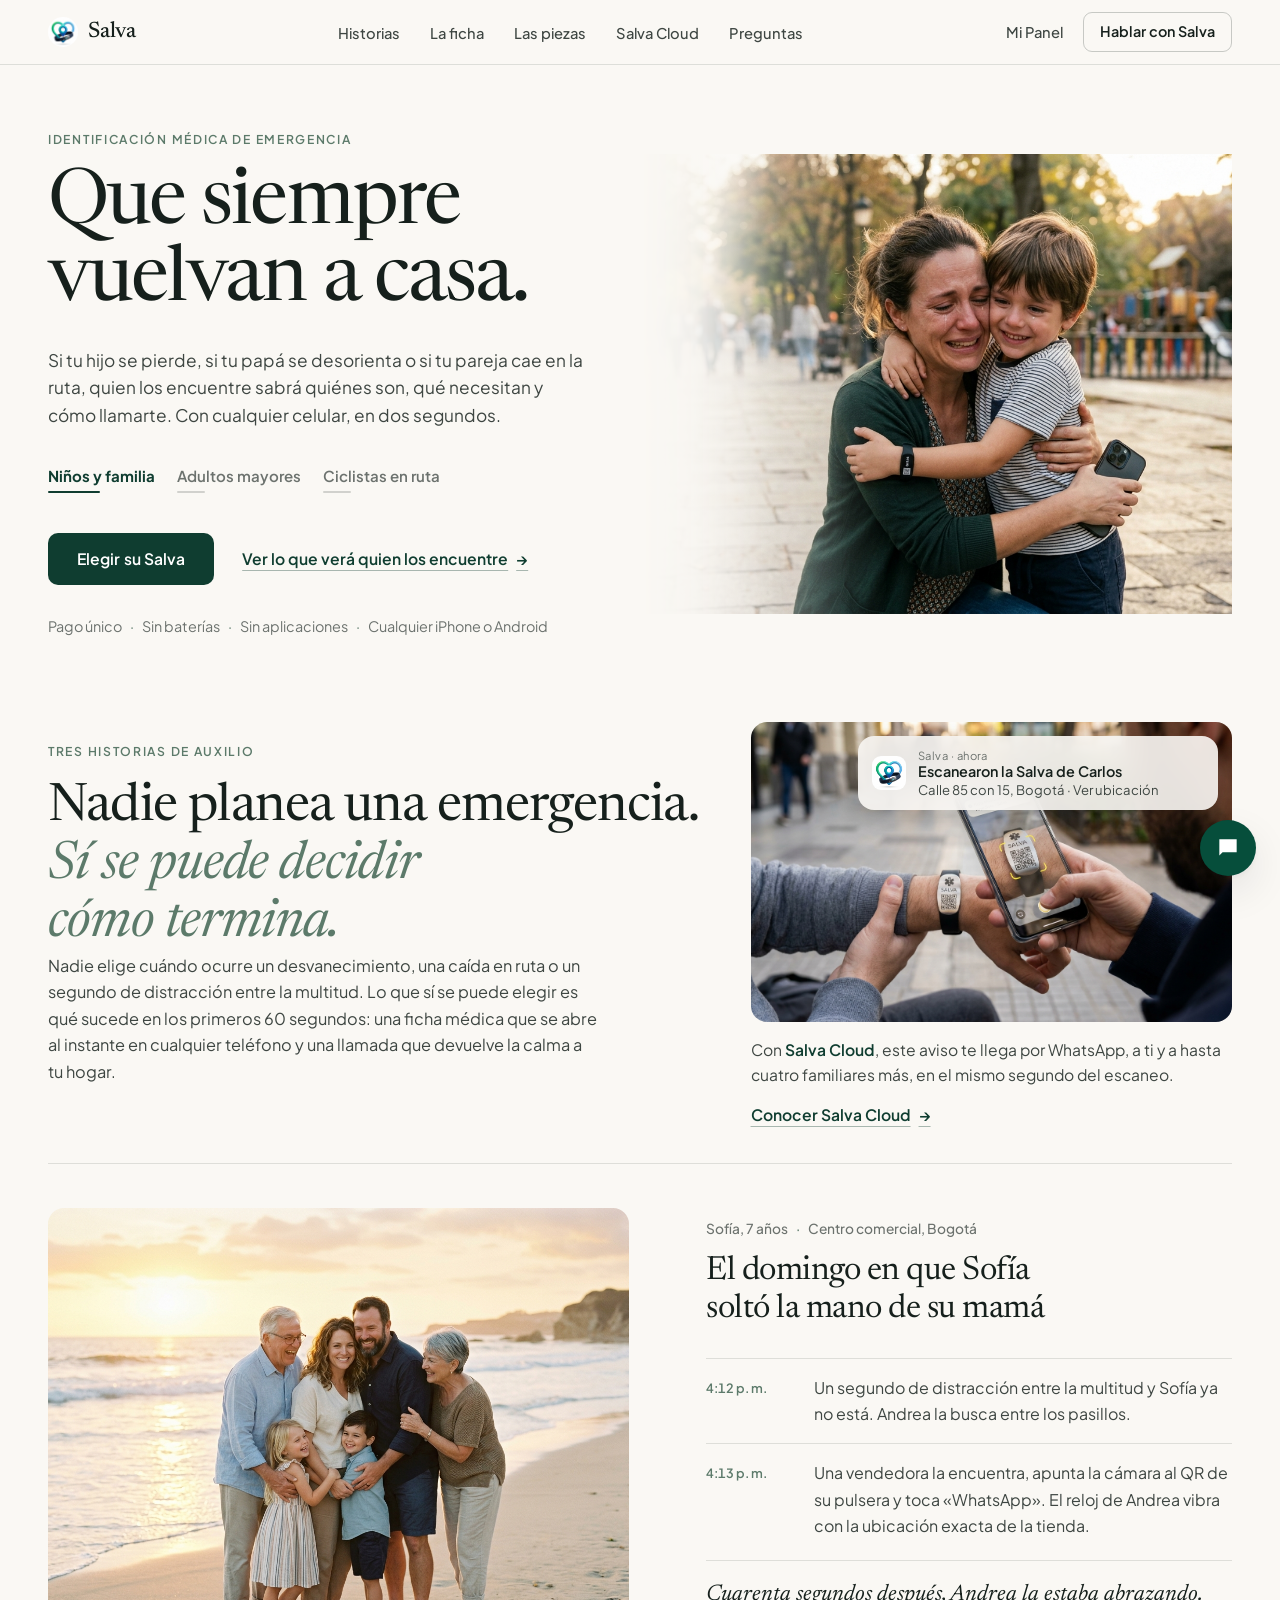
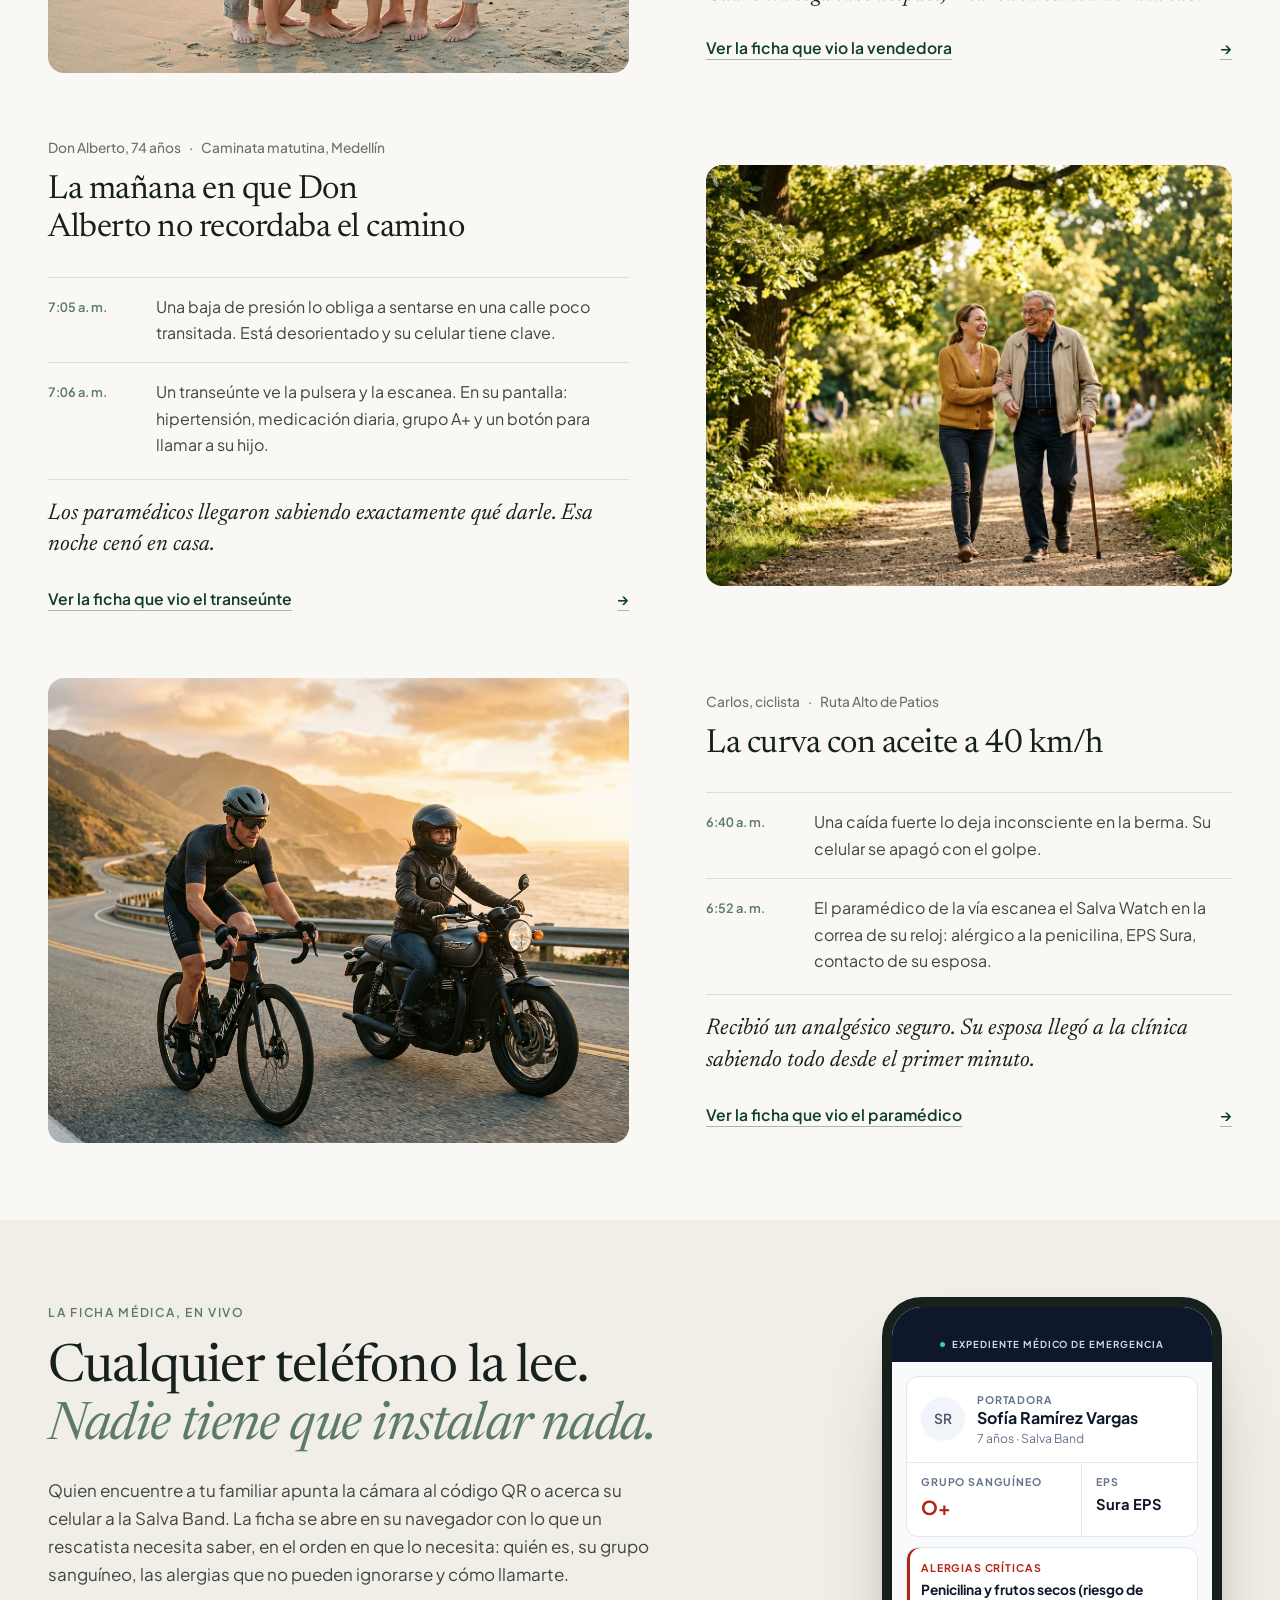
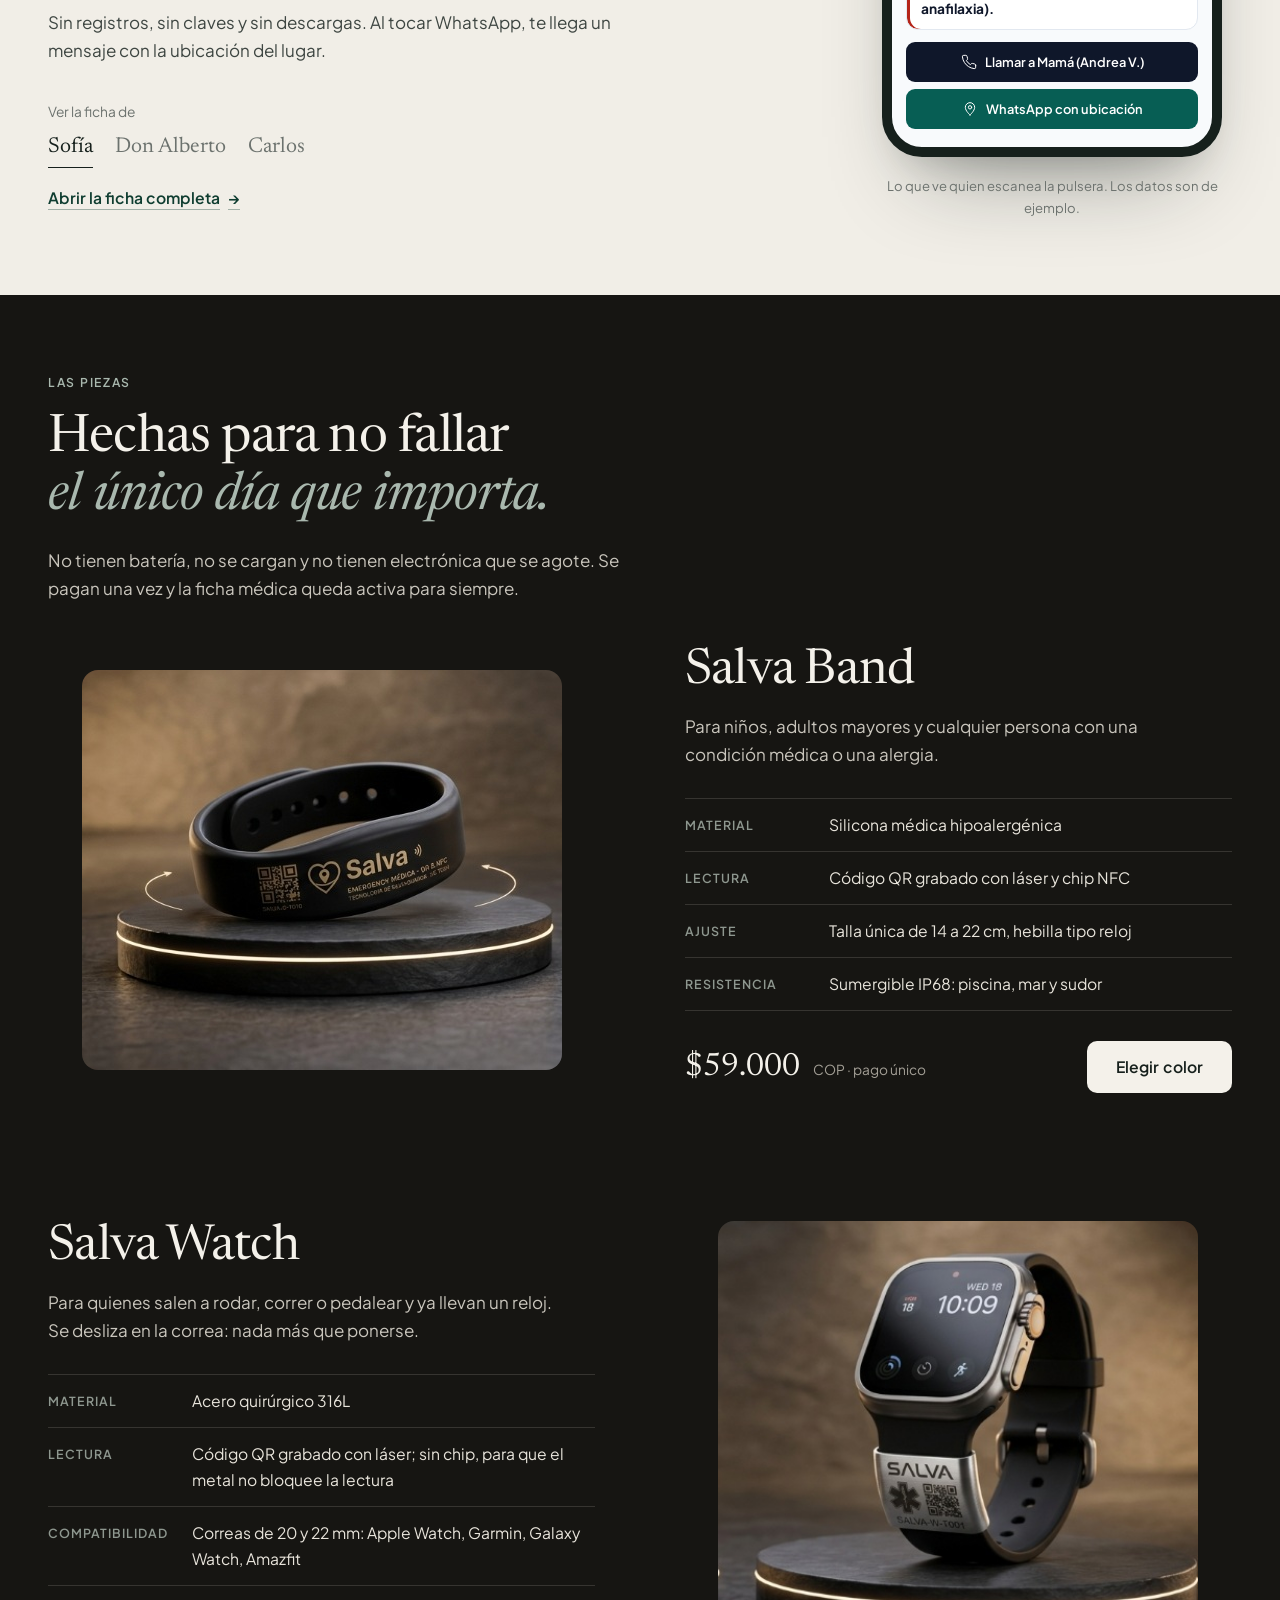
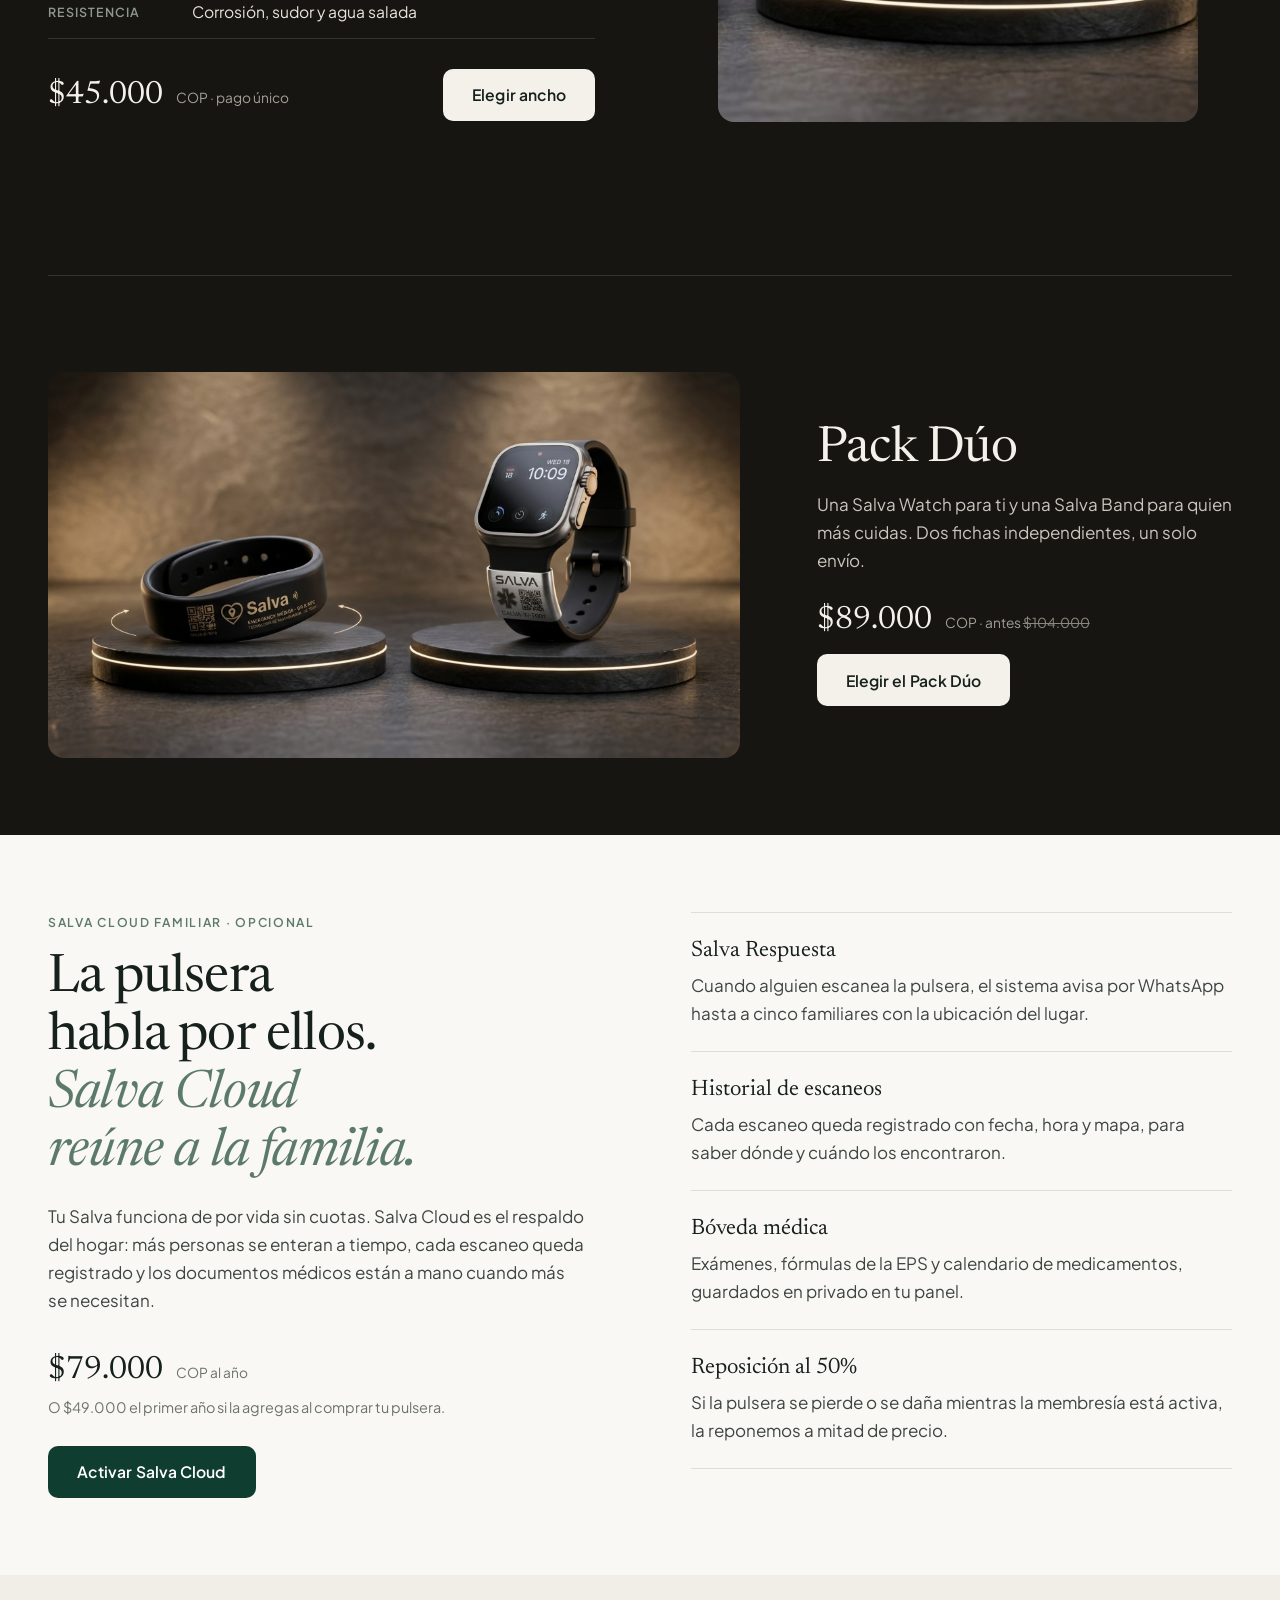
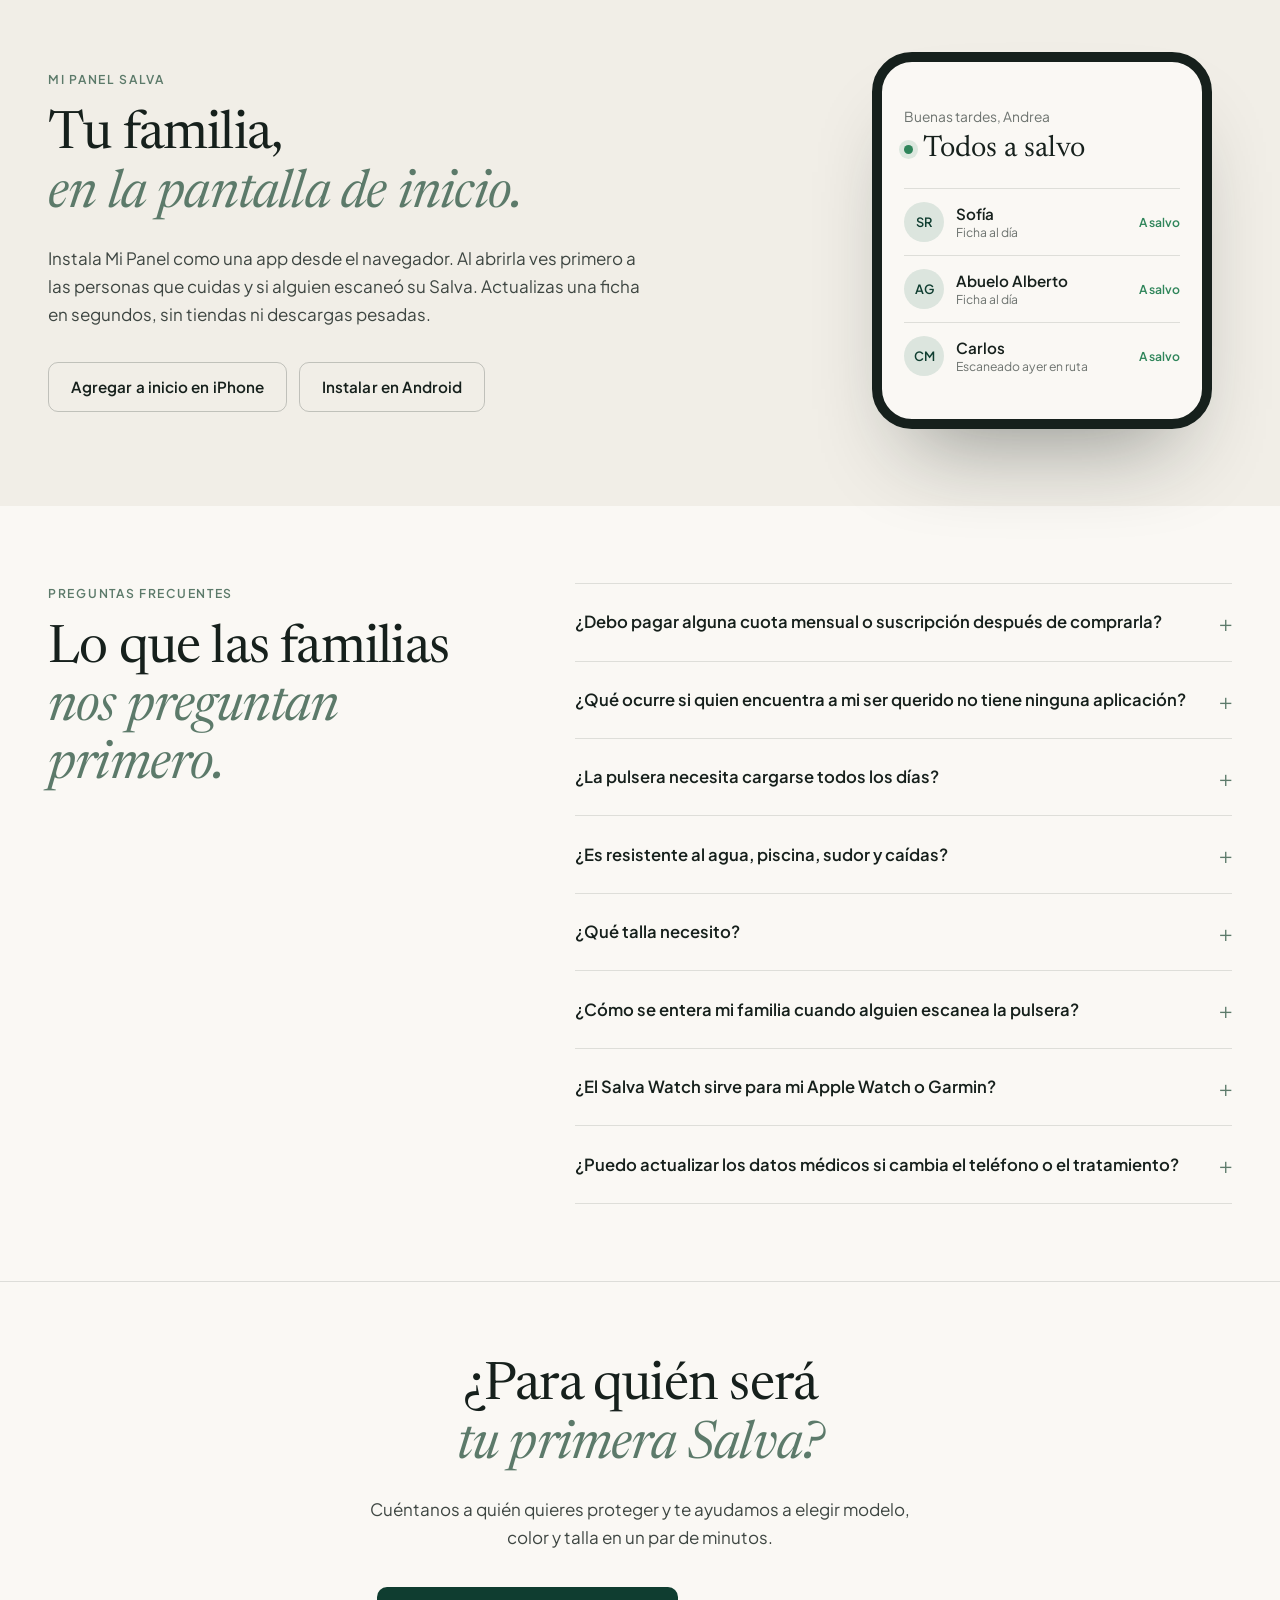
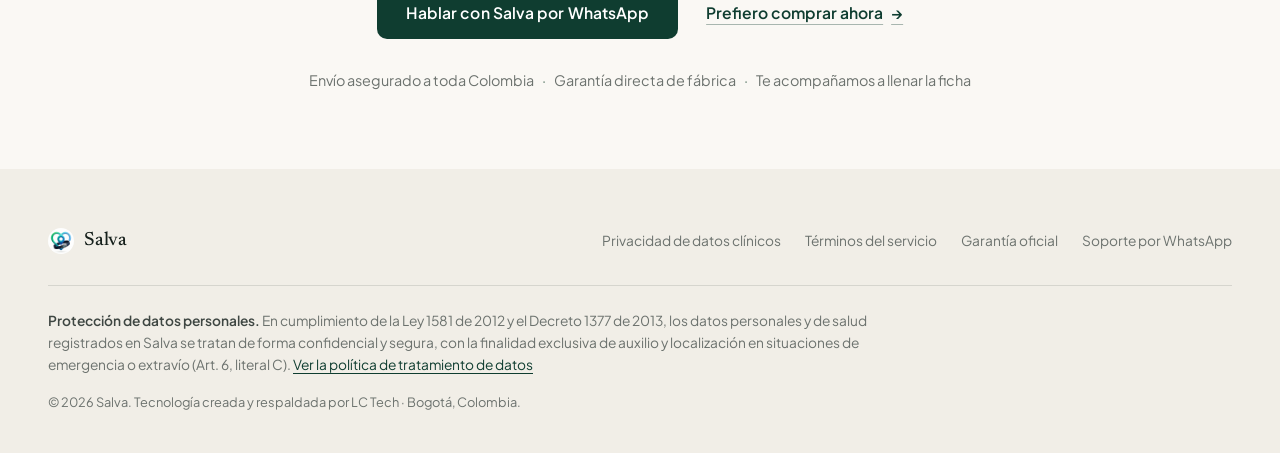
<file: index.html>
<!DOCTYPE html>
<html lang="es">
<head>
<meta charset="UTF-8">
<meta name="viewport" content="width=device-width, initial-scale=1.0">
<title>Salva | Que siempre vuelvan a casa</title>
<meta name="description" content="Salva: pulsera médica y pasador para smartwatch con QR y NFC, sin baterías. Quien encuentre a tu familiar ve su ficha médica de emergencia con cualquier celular y te contacta en un toque, con la ubicación del lugar.">
<meta name="keywords" content="pulsera médica, identificación de emergencia, QR, NFC, adultos mayores, niños, ciclistas, Salva, Colombia">
<meta name="author" content="Salva">
<meta name="robots" content="index, follow">
<meta property="og:title" content="Salva | Que siempre vuelvan a casa">
<meta property="og:description" content="Identificación médica de emergencia que cualquier celular puede leer. Sin baterías, sin aplicaciones, pago único.">
<meta property="og:type" content="website">
<meta name="theme-color" content="#FAF8F4">
<link rel="icon" type="image/jpeg" href="salva-emblem.jpg">
<link rel="preconnect" href="https://fonts.googleapis.com">
<link rel="preconnect" href="https://fonts.gstatic.com" crossorigin>
<link href="https://fonts.googleapis.com/css2?family=Newsreader:ital,opsz,wght@0,6..72,400;0,6..72,500;1,6..72,400&family=Plus+Jakarta+Sans:wght@400;500;600;700&display=swap" rel="stylesheet">
<link rel="stylesheet" href="style.css?v=2.3">
<link rel="stylesheet" href="landing.css?v=2.3">
<link rel="manifest" href="manifest.webmanifest">
<link rel="apple-touch-icon" href="icons/apple-touch-icon.png">
<meta name="apple-mobile-web-app-title" content="Salva">
</head>
<body class="l-body">

<a class="l-saltar" href="#contenido">Saltar al contenido</a>

<!-- ===================== ENCABEZADO ===================== -->
<header class="l-header" id="top">
  <div class="l-contenedor l-header-inner">
    <a href="#top" class="l-marca" aria-label="Salva, inicio">
      <img src="salva-emblem.jpg" alt="" class="l-marca-logo" width="30" height="30">
      <span>Salva</span>
    </a>

    <nav class="l-nav" id="mainNav" aria-label="Navegación principal">
      <ul>
        <li><a href="#historias">Historias</a></li>
        <li><a href="#simulador">La ficha</a></li>
        <li><a href="#modelos">Las piezas</a></li>
        <li><a href="#salva-cloud">Salva Cloud</a></li>
        <li><a href="#preguntas">Preguntas</a></li>
        <li class="l-nav-panel"><a href="admin.html">Entrar a Mi Panel</a></li>
      </ul>
    </nav>

    <div class="l-header-acciones">
      <a href="admin.html" class="l-header-panel">Mi Panel</a>
      <a href="https://wa.me/573204502958?text=Hola%20equipo%20Salva%2C%20deseo%20adquirir%20mi%20Salva.%20Por%20favor%20gu%C3%ADenme%20con%20modelos%2C%20color%2C%20env%C3%ADo%20y%20pago%20seguro." target="_blank" rel="noopener" class="l-header-wa">Hablar con Salva</a>
      <button class="l-nav-toggle" id="navToggle" type="button" aria-label="Abrir menú" aria-expanded="false" aria-controls="mainNav">
        <span></span><span></span>
      </button>
    </div>
  </div>
</header>

<main id="contenido">

  <!-- ===================== NIVEL 1 · CERTEZA ===================== -->
  <section class="l-hero" id="inicio" aria-labelledby="heroTitulo">
    <div class="l-contenedor l-hero-grid">
      <div class="l-hero-texto">
        <p class="l-kicker">Identificación médica de emergencia</p>
        <h1 class="l-display" id="heroTitulo">Que siempre vuelvan a casa.</h1>
        <p class="l-lead">Si tu hijo se pierde, si tu papá se desorienta o si tu pareja cae en la ruta, quien los encuentre sabrá quiénes son, qué necesitan y cómo llamarte. Con cualquier celular, en dos segundos.</p>

        <!-- Selector de casos protegidos -->
        <div class="l-hero-tabs" id="carouselDots" role="tablist" aria-label="Casos de auxilio protegidos por Salva">
          <button type="button" class="carousel-dot active" data-target="0" role="tab" aria-selected="true">
            <span>Niños y familia</span>
            <span class="dot-progress"></span>
          </button>
          <button type="button" class="carousel-dot" data-target="1" role="tab" aria-selected="false">
            <span>Adultos mayores</span>
            <span class="dot-progress"></span>
          </button>
          <button type="button" class="carousel-dot" data-target="2" role="tab" aria-selected="false">
            <span>Ciclistas en ruta</span>
            <span class="dot-progress"></span>
          </button>
        </div>

        <div class="l-acciones">
          <button type="button" class="l-btn btn-abrir-asesoria" data-modelo="band">Elegir su Salva</button>
          <a href="#simulador" class="l-enlace">Ver lo que verá quien los encuentre</a>
        </div>
        <p class="l-hechos">Pago único <span aria-hidden="true">·</span> Sin baterías <span aria-hidden="true">·</span> Sin aplicaciones <span aria-hidden="true">·</span> Cualquier iPhone o Android</p>
      </div>

      <div class="l-hero-media" id="heroCarousel" aria-label="Galería visual de Salva en acción">
        <div class="l-hero-slides">
          <!-- Slide 1: Niño portador y reencuentro en parque público -->
          <article class="carousel-slide active" data-index="0">
            <img src="salva-child-hero.jpg" alt="Madre abrazando a su hijo con lágrimas de alivio en un parque público tras reencontrarlo gracias a Salva, sosteniendo su celular en mano mientras el niño porta la pulsera en su muñeca" width="1376" height="768" fetchpriority="high">
          </article>

          <!-- Slide 2: Adulto mayor escaneado por transeúnte en la calle -->
          <article class="carousel-slide" data-index="1">
            <img src="salva-senior-scan.jpg" alt="Transeúnte en la calle escaneando la pulsera tecnológica Salva de un adulto mayor sentado en un parque" width="1376" height="768" loading="lazy">
          </article>

          <!-- Slide 3: Paramédico escaneando ciclista en carretera -->
          <article class="carousel-slide" data-index="2">
            <img src="salva-cyclist-scan.jpg" alt="Paramédico de emergencias escaneando el pasador Salva Watch en la muñeca de un ciclista en carretera" width="1376" height="768" loading="lazy">
          </article>
        </div>
      </div>
    </div>
  </section>

  <!-- ===================== NIVEL 2 · LA REALIDAD DE UNA EMERGENCIA ===================== -->
  <section class="l-seccion l-historias" id="historias" aria-labelledby="historiasTitulo">
    <div class="l-contenedor">
      <header class="l-encabezado l-encabezado--split">
        <div class="l-encabezado-titular">
          <p class="l-kicker">Tres historias de auxilio</p>
          <h2 class="l-titulo" id="historiasTitulo">Nadie planea una emergencia. <em>Sí se puede decidir cómo termina.</em></h2>
          <p class="l-lead-editorial l-historias-bajada">Nadie elige cuándo ocurre un desvanecimiento, una caída en ruta o un segundo de distracción entre la multitud. Lo que sí se puede elegir es qué sucede en los primeros 60 segundos: una ficha médica que se abre al instante en cualquier teléfono y una llamada que devuelve la calma a tu hogar.</p>
        </div>
        <div class="l-encabezado-bajada">
          <figure class="l-escena">
            <img src="salva-scan.jpg" alt="En la calle, un transeúnte escanea con su celular la Salva que lleva en la muñeca un hombre sentado." width="1376" height="768" loading="lazy">
            <figcaption class="l-aviso">
              <img src="salva-emblem.jpg" alt="" class="l-aviso-icono" width="34" height="34">
              <span class="l-aviso-texto">
                <span class="l-aviso-meta">Salva <span aria-hidden="true">·</span> ahora</span>
                <strong>Escanearon la Salva de Carlos</strong>
                <span>Calle 85 con 15, Bogotá <span aria-hidden="true">·</span> Ver ubicación</span>
              </span>
            </figcaption>
          </figure>
          <p class="l-escena-pie">Con <strong>Salva Cloud</strong>, este aviso te llega por WhatsApp, a ti y a hasta cuatro familiares más, en el mismo segundo del escaneo. <a class="l-enlace" href="#salva-cloud">Conocer Salva Cloud</a></p>
        </div>
      </header>

      <article class="l-historia" id="historiaNinos">
        <figure class="l-historia-media">
          <img src="family-hero.jpg" alt="Una familia de tres generaciones se abraza en la playa al atardecer." width="1200" height="896" loading="lazy">
        </figure>
        <div class="l-historia-texto">
          <p class="l-historia-lugar">Sofía, 7 años <span aria-hidden="true">·</span> Centro comercial, Bogotá</p>
          <h3 class="l-historia-titulo">El domingo en que Sofía soltó la mano de su mamá</h3>
          <ol class="l-cronologia">
            <li><time>4:12 p. m.</time><p>Un segundo de distracción entre la multitud y Sofía ya no está. Andrea la busca entre los pasillos.</p></li>
            <li><time>4:13 p. m.</time><p>Una vendedora la encuentra, apunta la cámara al QR de su pulsera y toca «WhatsApp». El reloj de Andrea vibra con la ubicación exacta de la tienda.</p></li>
          </ol>
          <p class="l-desenlace">Cuarenta segundos después, Andrea la estaba abrazando.</p>
          <button type="button" class="l-enlace btn-ver-ficha" data-persona="nino">Ver la ficha que vio la vendedora</button>
        </div>
      </article>

      <article class="l-historia l-historia--invertida" id="historiaMayores">
        <figure class="l-historia-media">
          <img src="senior-safety-hero.jpg" alt="Un hombre mayor camina con bastón del brazo de su hija por un sendero arbolado." width="1200" height="896" loading="lazy">
        </figure>
        <div class="l-historia-texto">
          <p class="l-historia-lugar">Don Alberto, 74 años <span aria-hidden="true">·</span> Caminata matutina, Medellín</p>
          <h3 class="l-historia-titulo">La mañana en que Don Alberto no recordaba el camino</h3>
          <ol class="l-cronologia">
            <li><time>7:05 a. m.</time><p>Una baja de presión lo obliga a sentarse en una calle poco transitada. Está desorientado y su celular tiene clave.</p></li>
            <li><time>7:06 a. m.</time><p>Un transeúnte ve la pulsera y la escanea. En su pantalla: hipertensión, medicación diaria, grupo A+ y un botón para llamar a su hijo.</p></li>
          </ol>
          <p class="l-desenlace">Los paramédicos llegaron sabiendo exactamente qué darle. Esa noche cenó en casa.</p>
          <button type="button" class="l-enlace btn-ver-ficha" data-persona="mayor">Ver la ficha que vio el transeúnte</button>
        </div>
      </article>

      <article class="l-historia" id="historiaMoteros">
        <figure class="l-historia-media">
          <img src="rider-cyclist-hero.jpg" alt="Un ciclista y una motociclista recorren una carretera de montaña junto al mar al atardecer." width="1200" height="896" loading="lazy">
        </figure>
        <div class="l-historia-texto">
          <p class="l-historia-lugar">Carlos, ciclista <span aria-hidden="true">·</span> Ruta Alto de Patios</p>
          <h3 class="l-historia-titulo">La curva con aceite a 40 km/h</h3>
          <ol class="l-cronologia">
            <li><time>6:40 a. m.</time><p>Una caída fuerte lo deja inconsciente en la berma. Su celular se apagó con el golpe.</p></li>
            <li><time>6:52 a. m.</time><p>El paramédico de la vía escanea el Salva Watch en la correa de su reloj: alérgico a la penicilina, EPS Sura, contacto de su esposa.</p></li>
          </ol>
          <p class="l-desenlace">Recibió un analgésico seguro. Su esposa llegó a la clínica sabiendo todo desde el primer minuto.</p>
          <button type="button" class="l-enlace btn-ver-ficha" data-persona="motero">Ver la ficha que vio el paramédico</button>
        </div>
      </article>
    </div>
  </section>

  <!-- ===================== NIVEL 3 · LA FICHA, EN VIVO ===================== -->
  <section class="l-seccion l-ficha" id="simulador" aria-labelledby="fichaTitulo">
    <div class="l-contenedor l-ficha-grid">
      <div class="l-ficha-texto">
        <p class="l-kicker">La ficha médica, en vivo</p>
        <h2 class="l-titulo" id="fichaTitulo">Cualquier teléfono la lee. <em>Nadie tiene que instalar nada.</em></h2>
        <p class="l-cuerpo">Quien encuentre a tu familiar apunta la cámara al código QR o acerca su celular a la Salva Band. La ficha se abre en su navegador con lo que un rescatista necesita saber, en el orden en que lo necesita: quién es, su grupo sanguíneo, las alergias que no pueden ignorarse y cómo llamarte.</p>
        <p class="l-cuerpo">Sin registros, sin claves y sin descargas. Al tocar WhatsApp, te llega un mensaje con la ubicación del lugar.</p>

        <div class="l-perfiles" role="radiogroup" aria-label="Ver la ficha de">
          <span class="l-perfiles-titulo" aria-hidden="true">Ver la ficha de</span>
          <button type="button" class="demo-perfil active" data-persona="nino" role="radio" aria-checked="true">Sofía</button>
          <button type="button" class="demo-perfil" data-persona="mayor" role="radio" aria-checked="false">Don Alberto</button>
          <button type="button" class="demo-perfil" data-persona="motero" role="radio" aria-checked="false">Carlos</button>
        </div>

        <button type="button" class="l-enlace" id="btnProbarFichaDemo" data-persona="nino">Abrir la ficha completa</button>
      </div>

      <figure class="l-telefono demo-credencial" aria-live="polite">
        <div class="l-telefono-pantalla">
          <div class="l-ficha-barra"><span class="l-ficha-punto" aria-hidden="true"></span>Expediente médico de emergencia</div>
          <div class="l-ficha-id">
            <span class="l-ficha-avatar" id="demoAvatar" aria-hidden="true">SR</span>
            <div class="l-ficha-id-texto">
              <span class="l-micro">Portadora</span>
              <strong id="demoNombre">Sofía Ramírez Vargas</strong>
              <span class="l-ficha-sub" id="demoSub">7 años · Salva Band</span>
            </div>
          </div>
          <dl class="l-ficha-vitales">
            <div><dt class="l-micro">Grupo sanguíneo</dt><dd id="demoSangre" class="l-ficha-sangre">O+</dd></div>
            <div><dt class="l-micro">EPS</dt><dd id="demoEps">Sura EPS</dd></div>
          </dl>
          <div class="l-ficha-alergia">
            <span class="l-micro">Alergias críticas</span>
            <p id="demoAlergias">Penicilina y frutos secos (riesgo de anafilaxia).</p>
          </div>
          <div class="l-ficha-botones" aria-hidden="true">
            <span class="l-ficha-btn">
              <svg viewBox="0 0 24 24" width="16" height="16" fill="none" stroke="currentColor" stroke-width="1.5" stroke-linecap="round" stroke-linejoin="round"><path d="M22 16.92v3a2 2 0 0 1-2.18 2 19.79 19.79 0 0 1-8.63-3.07 19.5 19.5 0 0 1-6-6 19.79 19.79 0 0 1-3.07-8.67A2 2 0 0 1 4.11 2h3a2 2 0 0 1 2 1.72c.13.96.36 1.9.7 2.81a2 2 0 0 1-.45 2.11L8.09 9.91a16 16 0 0 0 6 6l1.27-1.27a2 2 0 0 1 2.11-.45c.91.34 1.85.57 2.81.7A2 2 0 0 1 22 16.92z"/></svg>
              <span id="demoContacto1">Llamar a Mamá (Andrea V.)</span>
            </span>
            <span class="l-ficha-btn l-ficha-btn--wa">
              <svg viewBox="0 0 24 24" width="16" height="16" fill="none" stroke="currentColor" stroke-width="1.5" stroke-linecap="round" stroke-linejoin="round"><path d="M12 21s-7-6.2-7-11.5a7 7 0 0 1 14 0C19 14.8 12 21 12 21z"/><circle cx="12" cy="9.5" r="2.5"/></svg>
              <span>WhatsApp con ubicación</span>
            </span>
          </div>
        </div>
        <figcaption>Lo que ve quien escanea la pulsera. Los datos son de ejemplo.</figcaption>
      </figure>
    </div>
  </section>

  <!-- ===================== NIVEL 4 · LAS PIEZAS ===================== -->
  <section class="l-piezas" id="modelos" aria-labelledby="piezasTitulo">
    <div class="l-contenedor">
      <header class="l-encabezado l-encabezado--claro">
        <p class="l-kicker">Las piezas</p>
        <h2 class="l-titulo" id="piezasTitulo">Hechas para no fallar <em>el único día que importa.</em></h2>
        <p class="l-cuerpo">No tienen batería, no se cargan y no tienen electrónica que se agote. Se pagan una vez y la ficha médica queda activa para siempre.</p>
      </header>

      <article class="l-pieza" aria-labelledby="piezaBand">
        <figure class="l-pieza-media">
          <img src="salva-band.jpg" alt="Salva Band negra de silicona con el código QR y el logo de Salva grabados." width="480" height="400" loading="lazy">
        </figure>
        <div class="l-pieza-texto">
          <h3 class="l-pieza-nombre" id="piezaBand">Salva Band</h3>
          <p class="l-pieza-para">Para niños, adultos mayores y cualquier persona con una condición médica o una alergia.</p>
          <dl class="l-especificaciones">
            <div><dt>Material</dt><dd>Silicona médica hipoalergénica</dd></div>
            <div><dt>Lectura</dt><dd>Código QR grabado con láser y chip NFC</dd></div>
            <div><dt>Ajuste</dt><dd>Talla única de 14 a 22 cm, hebilla tipo reloj</dd></div>
            <div><dt>Resistencia</dt><dd>Sumergible IP68: piscina, mar y sudor</dd></div>
          </dl>
          <div class="l-pieza-compra">
            <p class="l-precio">$59.000 <span>COP · pago único</span></p>
            <button type="button" class="l-btn l-btn--claro btn-abrir-asesoria" data-modelo="band">Elegir color</button>
          </div>
        </div>
      </article>

      <article class="l-pieza l-pieza--invertida" aria-labelledby="piezaWatch">
        <figure class="l-pieza-media">
          <img src="salva-watch.jpg" alt="Salva Watch: placa de acero con el código QR grabado, deslizada en la correa de un reloj inteligente." width="460" height="480" loading="lazy">
        </figure>
        <div class="l-pieza-texto">
          <h3 class="l-pieza-nombre" id="piezaWatch">Salva Watch</h3>
          <p class="l-pieza-para">Para quienes salen a rodar, correr o pedalear y ya llevan un reloj. Se desliza en la correa: nada más que ponerse.</p>
          <dl class="l-especificaciones">
            <div><dt>Material</dt><dd>Acero quirúrgico 316L</dd></div>
            <div><dt>Lectura</dt><dd>Código QR grabado con láser; sin chip, para que el metal no bloquee la lectura</dd></div>
            <div><dt>Compatibilidad</dt><dd>Correas de 20 y 22 mm: Apple Watch, Garmin, Galaxy Watch, Amazfit</dd></div>
            <div><dt>Resistencia</dt><dd>Corrosión, sudor y agua salada</dd></div>
          </dl>
          <div class="l-pieza-compra">
            <p class="l-precio">$45.000 <span>COP · pago único</span></p>
            <button type="button" class="l-btn l-btn--claro btn-abrir-asesoria" data-modelo="watch">Elegir ancho</button>
          </div>
        </div>
      </article>

      <article class="l-duo" aria-labelledby="piezaDuo">
        <figure class="l-duo-media">
          <img src="salva-duo.jpg" alt="Salva Band y Salva Watch, Pack Dúo Familiar de Salva." width="1024" height="571" loading="lazy">
        </figure>
        <div class="l-duo-texto">
          <h3 class="l-pieza-nombre" id="piezaDuo">Pack Dúo</h3>
          <p class="l-pieza-para">Una Salva Watch para ti y una Salva Band para quien más cuidas. Dos fichas independientes, un solo envío.</p>
          <div class="l-pieza-compra">
            <p class="l-precio">$89.000 <span>COP · antes <s>$104.000</s></span></p>
            <button type="button" class="l-btn l-btn--claro btn-abrir-asesoria" data-modelo="pack">Elegir el Pack Dúo</button>
          </div>
        </div>
      </article>
    </div>
  </section>

  <!-- ===================== NIVEL 5 · SALVA CLOUD FAMILIAR ===================== -->
  <section class="l-seccion l-cloud" id="salva-cloud" aria-labelledby="cloudTitulo">
    <div class="l-contenedor l-cloud-grid">
      <div class="l-cloud-texto">
        <p class="l-kicker">Salva Cloud Familiar · opcional</p>
        <h2 class="l-titulo" id="cloudTitulo">La pulsera habla por ellos. <em>Salva Cloud reúne a la familia.</em></h2>
        <p class="l-cuerpo">Tu Salva funciona de por vida sin cuotas. Salva Cloud es el respaldo del hogar: más personas se enteran a tiempo, cada escaneo queda registrado y los documentos médicos están a mano cuando más se necesitan.</p>
        <div class="l-cloud-precio">
          <p class="l-precio">$79.000 <span>COP al año</span></p>
          <p class="l-nota">O $49.000 el primer año si la agregas al comprar tu pulsera.</p>
          <a class="l-btn btn-cloud" data-cloud-plan="anual" href="#" target="_blank" rel="noopener">Activar Salva Cloud</a>
        </div>
      </div>

      <dl class="l-beneficios">
        <div>
          <dt>Salva Respuesta</dt>
          <dd>Cuando alguien escanea la pulsera, el sistema avisa por WhatsApp hasta a cinco familiares con la ubicación del lugar.</dd>
        </div>
        <div>
          <dt>Historial de escaneos</dt>
          <dd>Cada escaneo queda registrado con fecha, hora y mapa, para saber dónde y cuándo los encontraron.</dd>
        </div>
        <div>
          <dt>Bóveda médica</dt>
          <dd>Exámenes, fórmulas de la EPS y calendario de medicamentos, guardados en privado en tu panel.</dd>
        </div>
        <div>
          <dt>Reposición al 50%</dt>
          <dd>Si la pulsera se pierde o se daña mientras la membresía está activa, la reponemos a mitad de precio.</dd>
        </div>
      </dl>
    </div>
  </section>

  <!-- ===================== APP SALVA (PWA) ===================== -->
  <section class="l-seccion l-app" id="app" aria-labelledby="appTitulo">
    <div class="l-contenedor l-app-grid">
      <div class="l-app-texto">
        <p class="l-kicker">Mi Panel Salva</p>
        <h2 class="l-titulo" id="appTitulo">Tu familia, <em>en la pantalla de inicio.</em></h2>
        <p class="l-cuerpo">Instala Mi Panel como una app desde el navegador. Al abrirla ves primero a las personas que cuidas y si alguien escaneó su Salva. Actualizas una ficha en segundos, sin tiendas ni descargas pesadas.</p>
        <div class="l-app-instalar">
          <button type="button" class="l-btn l-btn--borde app-badge" data-plataforma="ios">Agregar a inicio en iPhone</button>
          <button type="button" class="l-btn l-btn--borde app-badge" data-plataforma="android">Instalar en Android</button>
        </div>
        <p class="l-nota" id="appMovilEstado" hidden></p>
      </div>

      <div class="l-app-visual" aria-hidden="true">
        <div class="l-app-telefono">
          <p class="l-app-saludo">Buenas tardes, Andrea</p>
          <p class="l-app-estado"><span class="l-app-punto"></span>Todos a salvo</p>
          <ul class="l-app-personas">
            <li>
              <span class="l-app-avatar">SR</span>
              <span class="l-app-persona"><strong>Sofía</strong><span>Ficha al día</span></span>
              <span class="l-app-ok">A salvo</span>
            </li>
            <li>
              <span class="l-app-avatar">AG</span>
              <span class="l-app-persona"><strong>Abuelo Alberto</strong><span>Ficha al día</span></span>
              <span class="l-app-ok">A salvo</span>
            </li>
            <li>
              <span class="l-app-avatar">CM</span>
              <span class="l-app-persona"><strong>Carlos</strong><span>Escaneado ayer en ruta</span></span>
              <span class="l-app-ok">A salvo</span>
            </li>
          </ul>
        </div>
      </div>
    </div>
  </section>

  <!-- ===================== PREGUNTAS FRECUENTES ===================== -->
  <section class="l-seccion l-faq" id="preguntas" aria-labelledby="faqTitulo">
    <div class="l-contenedor l-faq-grid">
      <header class="l-faq-encabezado">
        <p class="l-kicker">Preguntas frecuentes</p>
        <h2 class="l-titulo" id="faqTitulo">Lo que las familias <em>nos preguntan primero.</em></h2>
      </header>

      <div class="faq-list">
        <div class="faq-item">
          <button type="button" class="faq-question" aria-expanded="false">
            <span>¿Debo pagar alguna cuota mensual o suscripción después de comprarla?</span>
            <span class="faq-icon" aria-hidden="true">+</span>
          </button>
          <div class="faq-answer">
            <div class="faq-answer-inner">
              <p><strong>No es obligatorio.</strong> Las pulseras <strong>Salva</strong> son de <strong>pago único</strong>: la ficha médica, el QR, el NFC y las funciones de tu modelo quedan activas para siempre. Si quieres protección avanzada para toda la familia (Salva Respuesta con red de hasta 5 tutores, historial completo de escaneos, bóveda médica para exámenes y 50% de descuento en reposición), puedes activar la membresía anual <strong>Salva Cloud Familiar</strong> por $79.000 COP/año, o por solo $49.000 COP al adquirir tu pulsera.</p>
            </div>
          </div>
        </div>

        <div class="faq-item">
          <button type="button" class="faq-question" aria-expanded="false">
            <span>¿Qué ocurre si quien encuentra a mi ser querido no tiene ninguna aplicación?</span>
            <span class="faq-icon" aria-hidden="true">+</span>
          </button>
          <div class="faq-answer">
            <div class="faq-answer-inner">
              <p>Funciona con cualquier teléfono inteligente del mercado (iPhone o Android). No se requiere descargar ninguna app. Al acercar el celular (por NFC) o apuntar la cámara al código QR, la ficha médica se abre al instante en el navegador nativo.</p>
            </div>
          </div>
        </div>

        <div class="faq-item">
          <button type="button" class="faq-question" aria-expanded="false">
            <span>¿La pulsera necesita cargarse todos los días?</span>
            <span class="faq-icon" aria-hidden="true">+</span>
          </button>
          <div class="faq-answer">
            <div class="faq-answer-inner">
              <p><strong>Nunca.</strong> Salva Band y Salva Watch son <strong>100% pasivas</strong>: no tienen batería ni electrónica que cargar. El QR y el chip NFC de la Salva Band funcionan con la energía del celular que los lee, así que siempre están listos.</p>
            </div>
          </div>
        </div>

        <div class="faq-item">
          <button type="button" class="faq-question" aria-expanded="false">
            <span>¿Es resistente al agua, piscina, sudor y caídas?</span>
            <span class="faq-icon" aria-hidden="true">+</span>
          </button>
          <div class="faq-answer">
            <div class="faq-answer-inner">
              <p>Totalmente. Está fabricada en silicona médica quirúrgica hipoalergénica con certificación IP68. Soporta duchas, piscinas, barro, sudor intenso de ciclistas y el ritmo activo de los niños sin deteriorarse.</p>
            </div>
          </div>
        </div>

        <div class="faq-item">
          <button type="button" class="faq-question" aria-expanded="false">
            <span>¿Qué talla necesito?</span>
            <span class="faq-icon" aria-hidden="true">+</span>
          </button>
          <div class="faq-answer">
            <div class="faq-answer-inner">
              <p><strong>Salva Band:</strong> talla única ajustable con hebilla tipo reloj, de 14 a 22 cm: sirve para niños, jóvenes y adultos. <strong>Salva Watch:</strong> elige el ancho de la correa de tu reloj, 20 mm o 22 mm (aparece en la hebilla o en la ficha técnica del reloj). Si tienes dudas, un asesor te guía por WhatsApp en 1 minuto.</p>
            </div>
          </div>
        </div>

        <div class="faq-item">
          <button type="button" class="faq-question" aria-expanded="false">
            <span>¿Cómo se entera mi familia cuando alguien escanea la pulsera?</span>
            <span class="faq-icon" aria-hidden="true">+</span>
          </button>
          <div class="faq-answer">
            <div class="faq-answer-inner">
              <p>Al escanearse el QR o NFC, la ficha médica se abre al instante en el celular del socorrista, captura las coordenadas GPS y le presenta un botón directo de 1 solo toque para contactar a tu familia vía WhatsApp con el enlace exacto en Google Maps (o llamar de inmediato). Además, el escaneo queda registrado en tiempo real en tu panel Salva.</p>
            </div>
          </div>
        </div>

        <div class="faq-item">
          <button type="button" class="faq-question" aria-expanded="false">
            <span>¿El Salva Watch sirve para mi Apple Watch o Garmin?</span>
            <span class="faq-icon" aria-hidden="true">+</span>
          </button>
          <div class="faq-answer">
            <div class="faq-answer-inner">
              <p>Sí. Es un pasador de acero 316L que se desliza sobre correas de 20 mm o 22 mm: Apple Watch, Garmin, Samsung Galaxy Watch, Amazfit y relojes tradicionales. No necesita instalar nada en el reloj; el QR grabado lo lee cualquier celular con la cámara.</p>
            </div>
          </div>
        </div>

        <div class="faq-item">
          <button type="button" class="faq-question" aria-expanded="false">
            <span>¿Puedo actualizar los datos médicos si cambia el teléfono o el tratamiento?</span>
            <span class="faq-icon" aria-hidden="true">+</span>
          </button>
          <div class="faq-answer">
            <div class="faq-answer-inner">
              <p>Sí, en cualquier momento desde tu panel privado. No tienes que comprar otra pulsera: los cambios que hagas en el sistema se reflejan de inmediato al escanear el QR o el chip NFC.</p>
            </div>
          </div>
        </div>
      </div>
    </div>
  </section>

  <!-- ===================== CIERRE ===================== -->
  <section class="l-cierre" id="contacto" aria-labelledby="cierreTitulo">
    <div class="l-contenedor l-cierre-inner">
      <h2 class="l-titulo" id="cierreTitulo">¿Para quién será <em>tu primera Salva?</em></h2>
      <p class="l-cuerpo">Cuéntanos a quién quieres proteger y te ayudamos a elegir modelo, color y talla en un par de minutos.</p>
      <div class="l-acciones">
        <a href="https://wa.me/573204502958?text=Hola%20equipo%20Salva%2C%20deseo%20adquirir%20mi%20Salva.%20Por%20favor%20gu%C3%ADenme%20con%20modelos%2C%20color%2C%20env%C3%ADo%20y%20pago%20seguro." target="_blank" rel="noopener" class="l-btn">Hablar con Salva por WhatsApp</a>
        <button type="button" class="l-enlace btn-abrir-asesoria" data-modelo="band">Prefiero comprar ahora</button>
      </div>
      <p class="l-hechos">Envío asegurado a toda Colombia <span aria-hidden="true">·</span> Garantía directa de fábrica <span aria-hidden="true">·</span> Te acompañamos a llenar la ficha</p>
    </div>
  </section>
</main>

<!-- ===================== PIE ===================== -->
<footer class="l-footer">
  <div class="l-contenedor">
    <div class="l-footer-fila">
      <a href="#top" class="l-marca" aria-label="Salva, volver arriba">
        <img src="salva-emblem.jpg" alt="" class="l-marca-logo" width="26" height="26">
        <span>Salva</span>
      </a>
      <ul class="l-footer-enlaces">
        <li><a href="#modalPrivacidad" data-abrir-modal="modalPrivacidad">Privacidad de datos clínicos</a></li>
        <li><a href="#">Términos del servicio</a></li>
        <li><a href="#">Garantía oficial</a></li>
        <li><a href="https://wa.me/573204502958" target="_blank" rel="noopener">Soporte por WhatsApp</a></li>
      </ul>
    </div>
    <p class="l-footer-legal">
      <strong>Protección de datos personales.</strong> En cumplimiento de la Ley 1581 de 2012 y el Decreto 1377 de 2013, los datos personales y de salud registrados en Salva se tratan de forma confidencial y segura, con la finalidad exclusiva de auxilio y localización en situaciones de emergencia o extravío (Art. 6, literal C).
      <a href="#modalPrivacidad" id="btnAbrirPrivacidad" data-abrir-modal="modalPrivacidad">Ver la política de tratamiento de datos</a>
    </p>
    <p class="l-footer-copy">&copy; <span id="year"></span> Salva. Tecnología creada y respaldada por LC Tech · Bogotá, Colombia.</p>
  </div>
</footer>

<!-- ===================== MODAL: POLÍTICA DE TRATAMIENTO DE DATOS (LEY 1581 DE 2012) ===================== -->
<div class="modal-overlay" id="modalPrivacidad" hidden>
  <div class="modal modal-md privacidad-modal" role="dialog" aria-modal="true" aria-labelledby="tituloModalPrivacidad">
    <button type="button" class="modal-close" data-close-modal="modalPrivacidad" aria-label="Cerrar">✕</button>

    <h2 id="tituloModalPrivacidad">Política de Tratamiento de Datos Personales</h2>
    <p class="checkout-sub">En cumplimiento de la Ley 1581 de 2012 y el Decreto 1377 de 2013 de la República de Colombia.</p>

    <div class="privacidad-body">
      <div class="privacidad-block">
        <h4>Responsable del Tratamiento</h4>
        <p><strong>LC Tech</strong> · Bogotá, Colombia. Empresa responsable del desarrollo, operación y resguardo de los datos registrados en la plataforma Salva.</p>
      </div>

      <div class="privacidad-block">
        <h4>Finalidad del Tratamiento</h4>
        <p>Los datos personales y de salud (datos sensibles) registrados se usan exclusivamente para la identificación de personas extraviadas y la asistencia rápida ante accidentes o emergencias vitales, permitiendo que un tercero contacte a la red de apoyo del titular en el menor tiempo posible.</p>
      </div>

      <div class="privacidad-block">
        <h4>Derechos del Titular</h4>
        <p>Como titular de los datos, puedes en cualquier momento <strong>conocer, actualizar, rectificar y suprimir</strong> tu información desde tu panel de usuario, o solicitándolo directamente a nuestro correo de soporte legal.</p>
      </div>
    </div>

    <button type="button" class="btn-ficha-cerrar" data-close-modal="modalPrivacidad">Entendido, cerrar</button>
  </div>
</div>

<!-- ===================== MODAL: FICHA MÉDICA DE DEMOSTRACIÓN ===================== -->
<div class="modal-overlay" id="modalFichaDemo" hidden>
  <div class="modal modal-md l-ficha-modal" role="dialog" aria-modal="true" aria-labelledby="tituloModalFicha">
    <button type="button" class="modal-close" data-close-modal="modalFichaDemo" aria-label="Cerrar la ficha">✕</button>

    <p class="l-micro l-ficha-modal-kicker">Expediente médico de emergencia · ejemplo</p>
    <h2 id="tituloModalFicha" class="l-ficha-modal-nombre">Sofía Ramírez Vargas</h2>
    <p class="l-ficha-modal-sub" id="subModalFicha">7 años · Salva Band</p>

    <dl class="l-ficha-modal-registro">
      <div class="l-ficha-modal-vitales">
        <div><dt class="l-micro">Grupo sanguíneo</dt><dd class="l-ficha-sangre" id="modalFichaSangre">O+</dd></div>
        <div><dt class="l-micro">EPS / seguro</dt><dd id="modalFichaEPS">Sura EPS</dd></div>
      </div>
      <div class="l-ficha-modal-fila l-ficha-modal-fila--critica">
        <dt class="l-micro">Alergias críticas</dt>
        <dd id="modalFichaAlergias">Penicilina y frutos secos (riesgo de anafilaxia).</dd>
      </div>
      <div class="l-ficha-modal-fila">
        <dt class="l-micro">Condiciones y medicación</dt>
        <dd id="modalFichaCondiciones">Asma bronquial leve controlada. Usa salbutamol ante una crisis respiratoria.</dd>
      </div>
      <div class="l-ficha-modal-fila">
        <dt class="l-micro">Contactos de emergencia</dt>
        <dd class="l-ficha-modal-contactos" id="modalFichaContactos"></dd>
      </div>
    </dl>

    <p class="l-nota l-ficha-modal-nota">En una ficha real, estos contactos son botones que llaman o escriben a la familia con la ubicación del lugar.</p>
    <button type="button" class="l-btn l-btn--borde l-ficha-modal-cerrar" data-close-modal="modalFichaDemo">Cerrar</button>
  </div>
</div>

<!-- ===================== MODAL: COMPRA EN 2 PASOS (PERSONALIZACIÓN + ENTREGA) ===================== -->
<div class="modal-overlay" id="modalCompra" hidden>
  <div class="modal modal-md checkout-modal" role="dialog" aria-modal="true" aria-labelledby="tituloModalCompra">
    <button type="button" class="modal-close" data-close-modal="modalCompra" aria-label="Cerrar">✕</button>

    <div id="checkoutFormView">
      <div class="modal-brand-header">
        <span class="modal-brand-icon" aria-hidden="true">
          <svg width="34" height="34" viewBox="0 0 28 28" fill="none">
            <path d="M14 3C8 3 4 7 4 12c0 6 7 11 10 13 3-2 10-7 10-13 0-5-4-9-10-9z" stroke="#0F3D30" stroke-width="2.2" stroke-linejoin="round"/>
            <path d="M14 8v8M10 12h8" stroke="#0F3D30" stroke-width="2.2" stroke-linecap="round"/>
          </svg>
        </span>
        <div>
          <h2 id="tituloModalCompra">Configura tu Salva</h2>
          <p class="checkout-sub" style="margin-bottom:0;">Piezas médicas de auxilio listas para despacho. Ficha clínica vinculada 100% digital por QR y NFC.</p>
        </div>
      </div>

      <ol class="checkout-stepper" aria-label="Pasos de la compra">
        <li class="stepper-item active" data-step-indicator="1"><span class="stepper-num">1</span><span>Personalización</span></li>
        <li class="stepper-item" data-step-indicator="2"><span class="stepper-num">2</span><span>Domicilio y entrega</span></li>
      </ol>

      <!-- ================= PASO 1: PERSONALIZACIÓN ================= -->
      <div class="checkout-step" id="checkoutPaso1">
        <div class="color-preview checkout-real-preview" data-color-preview id="checkoutColorPreview" aria-live="polite">
          <div class="checkout-preview-media">
            <img src="salva-band.jpg" alt="Salva Band" class="checkout-preview-foto" id="checkoutPreviewFoto" width="140" height="95">
          </div>
          <div class="color-preview-info">
            <span class="color-preview-eyebrow">Pieza médica seleccionada</span>
            <strong class="color-preview-name" data-preview-name id="checkoutPreviewTitulo">Salva Band · Negro Carbón</strong>
            <span class="color-preview-desc" data-preview-desc id="checkoutPreviewDesc">Silicona hipoalergénica con placa de acero grabada a láser (QR + NFC pasivo). Talla única ajustable.</span>
          </div>
        </div>

        <div class="field">
          <span class="field-label">Modelo</span>
          <div class="modelo-cards" id="checkoutModeloSelector" role="radiogroup" aria-label="Producto">
            <button type="button" class="modelo-card active" data-modelo="band" role="radio" aria-checked="true">
              <strong>Salva Band</strong><small>Pulsera · QR + NFC</small><span class="modelo-precio">$59.000</span>
            </button>
            <button type="button" class="modelo-card" data-modelo="watch" role="radio" aria-checked="false">
              <strong>Salva Watch</strong><small>Pasador smartwatch · QR</small><span class="modelo-precio">$45.000</span>
            </button>
            <button type="button" class="modelo-card" data-modelo="pack" role="radio" aria-checked="false">
              <strong>Pack Dúo</strong><small>Watch + Band</small><span class="modelo-precio">$89.000</span>
            </button>
          </div>
          <input type="hidden" id="checkoutModelo" value="band">
        </div>

        <div class="acabado-watch" id="checkoutAcabadoWatch" hidden>
          <strong>Salva Watch:</strong> placa de acero inoxidable 316L con QR y logo Salva grabados a láser.
        </div>

        <div id="checkoutBloqueColor">
        <p class="form-section-title" id="checkoutTituloColor">Color de tu Salva Band</p>
        <div class="color-segmented" id="checkoutColorSelector" role="group" aria-label="Color de la pulsera">
          <button type="button" class="color-opcion active" data-color="Negro Carbón" style="--color-swatch:#18181B;" aria-pressed="true">
            <span class="color-swatch"></span>
            Negro Carbón
          </button>
          <button type="button" class="color-opcion" data-color="Rosa Fucsia" style="--color-swatch:#EC4899;" aria-pressed="false">
            <span class="color-swatch"></span>
            Rosa Fucsia
          </button>
          <button type="button" class="color-opcion" data-color="Verde Menta" style="--color-swatch:#10B981;" aria-pressed="false">
            <span class="color-swatch"></span>
            Verde Menta
          </button>
          <button type="button" class="color-opcion" data-color="Morado Lavanda" style="--color-swatch:#8B5CF6;" aria-pressed="false">
            <span class="color-swatch"></span>
            Morado Lavanda
          </button>
          <button type="button" class="color-opcion" data-color="Amarillo Solar" style="--color-swatch:#EAB308;" aria-pressed="false">
            <span class="color-swatch"></span>
            Amarillo Solar
          </button>
        </div>
        <input type="hidden" id="checkoutColor" value="Negro Carbón">
        </div>

        <div class="field" id="checkoutBloqueTalla">
          <span class="field-label">Talla (Salva Band)</span>
          <div class="talla-unica">
            <strong>Talla Única Ajustable</strong>
            <span>14 a 22 cm · niños, jóvenes y adultos · hebilla tipo reloj</span>
          </div>
          <input type="hidden" id="checkoutTalla" value="unica">
        </div>

        <div class="field" id="checkoutBloqueAncho" hidden>
          <span class="field-label">Ancho de la correa de tu reloj (Salva Watch)</span>
          <div class="talla-segmented talla-segmented--2" id="checkoutAnchoSelector">
            <button type="button" class="talla-opcion" data-ancho="20">20 mm<small>Apple Watch 41 mm · relojes pequeños</small></button>
            <button type="button" class="talla-opcion active" data-ancho="22">22 mm<small>Apple Watch 45 mm · Garmin · Galaxy</small></button>
          </div>
          <input type="hidden" id="checkoutAncho" value="22">
        </div>

        <label class="field">
          <span class="field-label">¿A quién proteges?</span>
          <select id="checkoutDestinatario">
            <option value="mi hijo o hija menor">Para mi hijo / familiar menor</option>
            <option value="mis padres o adulto mayor">Para mis padres / adulto mayor</option>
            <option value="mis salidas en bicicleta o moto">Para salidas en bicicleta o moto</option>
            <option value="uso personal">Para uso personal</option>
          </select>
        </label>

        <label class="order-bump">
          <input type="checkbox" class="order-bump-check" data-order-bump>
          <span class="order-bump-texto"><strong>⭐ Añadir 1 Año de Salva Cloud Familiar por solo +$49.000 COP</strong> <span class="order-bump-ahorro">(Salva Respuesta + Red de 5 Tutores + Bóveda Médica PDF).</span></span>
        </label>

        <div class="checkout-total">
          <span>Inversión de protección:</span>
          <strong id="checkoutTotal">$99.000 COP</strong>
          <small class="pago-unico-label">Pago único de por vida · Sin cuotas mensuales</small>
        </div>

        <button type="button" id="btnCheckoutContinuar" class="btn btn-primary btn-block btn-lg">
          <span>Continuar a datos de entrega</span>
          <svg width="18" height="18" viewBox="0 0 24 24" fill="none" stroke="currentColor" stroke-width="2.4" stroke-linecap="round" stroke-linejoin="round"><path d="M5 12h14M12 5l7 7-7 7"/></svg>
        </button>
      </div>

      <!-- ================= PASO 2: DOMICILIO Y ENTREGA ================= -->
      <form class="checkout-step" id="checkoutPaso2" novalidate hidden>
        <div class="checkout-resumen">
          <span id="checkoutResumenTexto"></span>
          <button type="button" class="link-btn" data-ir-paso="1">Editar</button>
        </div>

        <p class="form-section-title">Datos de quien recibe</p>
        <div class="form-grid">
          <label class="field">
            <span class="field-label">Nombre completo de quien recibe</span>
            <input type="text" id="envioNombre" autocomplete="name" placeholder="Ej: Andrea Vargas Ruiz" required>
            <span class="field-error" data-for="envioNombre"></span>
          </label>
          <label class="field">
            <span class="field-label">Celular / WhatsApp de contacto</span>
            <input type="tel" id="envioTelefono" autocomplete="tel-national" inputmode="numeric" placeholder="Ej: 300 123 4567" required>
            <span class="field-error" data-for="envioTelefono"></span>
          </label>
        </div>
        <label class="field">
          <span class="field-label">Correo electrónico (para activación y seguimiento)</span>
          <input type="email" id="envioEmail" autocomplete="email" placeholder="Ej: andrea@ejemplo.com" required>
          <span class="field-error" data-for="envioEmail"></span>
        </label>

        <p class="form-section-title">Dirección de entrega</p>
        <label class="field">
          <span class="field-label">Dirección exacta (residencia u oficina)</span>
          <input type="text" id="envioDireccion" autocomplete="street-address" placeholder="Ej: Calle 127 # 15-45" required>
          <span class="field-error" data-for="envioDireccion"></span>
        </label>
        <div class="form-grid">
          <label class="field">
            <span class="field-label">Ciudad / Municipio</span>
            <input type="text" id="envioCiudad" autocomplete="address-level2" placeholder="Ej: Bogotá, Envigado..." required>
            <span class="field-error" data-for="envioCiudad"></span>
          </label>
          <label class="field">
            <span class="field-label">Departamento</span>
            <select id="envioDepartamento" autocomplete="address-level1" required>
              <option value="">Selecciona…</option>
            </select>
            <span class="field-error" data-for="envioDepartamento"></span>
          </label>
        </div>
        <label class="field">
          <span class="field-label">Barrio</span>
          <input type="text" id="envioBarrio" placeholder="Ej: Santa Bárbara" required>
          <span class="field-error" data-for="envioBarrio"></span>
        </label>
        <label class="field">
          <span class="field-label">Indicaciones para la transportadora <span class="field-optional">(opcional)</span></span>
          <textarea id="envioIndicaciones" rows="2" maxlength="200" placeholder="Ej: Torre 3, apto 502. Portería 24 h. Entregar de 8 a.m. a 5 p.m."></textarea>
        </label>

        <label class="consent-check">
          <input type="checkbox" id="envioConsentimiento" required>
          <span>Autorizo el tratamiento de mis datos para gestionar el despacho, conforme a la <a href="#modalPrivacidad" data-abrir-modal="modalPrivacidad">Ley 1581 de 2012</a>.</span>
        </label>
        <span class="field-error" data-for="envioConsentimiento"></span>

        <label class="order-bump">
          <input type="checkbox" class="order-bump-check" data-order-bump>
          <span class="order-bump-texto"><strong>⭐ Añadir 1 Año de Salva Cloud Familiar por solo +$49.000 COP</strong> <span class="order-bump-ahorro">(Salva Respuesta + Red de 5 Tutores + Bóveda Médica PDF).</span></span>
        </label>

        <div class="checkout-total">
          <span>Total a pagar:</span>
          <strong id="checkoutTotalPaso2">$99.000 COP</strong>
          <small class="pago-unico-label">Envío asegurado a toda Colombia · Pago único</small>
        </div>

        <div class="assisted-action-box">
          <button type="submit" id="btnPagarOnlineWompi" class="btn btn-primary btn-block btn-lg">
            <svg class="btn-icono" width="20" height="20" viewBox="0 0 24 24" fill="none" stroke="currentColor" stroke-width="2.2" stroke-linecap="round" stroke-linejoin="round"><rect x="1" y="4" width="22" height="16" rx="2" ry="2"/><line x1="1" y1="10" x2="23" y2="10"/></svg>
            <span class="btn-texto">Pagar en línea con Wompi (PSE / Nequi / Tarjeta)</span>
          </button>

          <div class="checkout-alerta" id="wompiFallback" role="alert" hidden>
            <strong id="wompiFallbackTitulo">No pudimos abrir la pasarela de pago</strong>
            <span id="wompiFallbackTexto">Es posible que un bloqueador de anuncios o la conexión esté impidiendo cargar Wompi. Tu pedido no se ha perdido.</span>
            <div class="checkout-alerta-acciones">
              <button type="button" id="btnReintentarWompi" class="btn btn-ghost">Reintentar pago en línea</button>
              <a href="#" id="btnFallbackWhatsapp" target="_blank" rel="noopener" class="btn btn-primary">Completar pago por WhatsApp</a>
            </div>
          </div>

          <a href="#" id="btnComprarWhatsapp" target="_blank" rel="noopener" class="btn btn-ghost btn-block btn-wa-secundario">
            <svg width="18" height="18" viewBox="0 0 24 24" fill="currentColor"><path d="M12.04 2c-5.46 0-9.91 4.45-9.91 9.91 0 1.75.46 3.45 1.32 4.95L2.05 22l5.25-1.38c1.45.79 3.08 1.21 4.74 1.21 5.46 0 9.91-4.45 9.91-9.91 0-2.65-1.03-5.14-2.9-7.01A9.816 9.816 0 0 0 12.04 2z"/></svg>
            <span>O pedir con asesoría por WhatsApp</span>
          </a>

          <p class="assisted-note">🔒 Pagos procesados con cifrado bancario por Wompi Bancolombia. Tus datos de entrega viajan asociados a la referencia del pedido.</p>
        </div>

        <button type="button" class="link-btn checkout-back" data-ir-paso="1">← Volver a personalización</button>
      </form>
    </div>

    <!-- ================= RESULTADO DEL PAGO ================= -->
    <div class="checkout-exito" id="checkoutResultadoView" hidden>
      <div class="checkout-exito-icono" id="checkoutResultadoIcono">
        <svg width="32" height="32" viewBox="0 0 24 24" fill="none" stroke="currentColor" stroke-width="2.6" stroke-linecap="round" stroke-linejoin="round"><path d="M20 6 9 17l-5-5"/></svg>
      </div>
      <h2 id="checkoutResultadoTitulo">¡Pago aprobado!</h2>
      <p class="checkout-sub" id="checkoutResultadoTexto" style="margin-bottom:0;">Gracias por proteger a los tuyos con Salva. Preparamos tu despacho de inmediato.</p>
      <span class="checkout-exito-ref" id="checkoutResultadoRef">SALVA-0000</span>
      <div class="checkout-exito-detalle" id="checkoutResultadoDetalle"></div>
      <button type="button" class="btn-ficha-cerrar" data-close-modal="modalCompra">Listo, cerrar</button>
    </div>
  </div>
</div>

<!-- ===================== MODAL: ABRIR LA APP DESDE EL CELULAR (QR) ===================== -->
<div class="modal-overlay" id="modalAppQr" hidden>
  <div class="modal modal-md app-qr-modal" role="dialog" aria-modal="true" aria-labelledby="tituloAppQr">
    <button type="button" class="modal-close" data-close-modal="modalAppQr" aria-label="Cerrar">✕</button>
    <h2 id="tituloAppQr">Abre Salva en tu celular</h2>
    <p class="checkout-sub">Escanea este código con la cámara de tu iPhone o Android y luego instala la app.</p>
    <div class="app-qr-codigo" id="appQrCodigo" aria-label="Código QR para abrir Salva en el celular"></div>
    <ol class="app-qr-pasos">
      <li><strong>iPhone:</strong> en Safari toca Compartir → “Agregar a pantalla de inicio”.</li>
      <li><strong>Android:</strong> toca “Instalar app” en el aviso o en el menú ⋮ del navegador.</li>
    </ol>
    <p class="app-qr-url" id="appQrUrl"></p>
  </div>
</div>

<!-- ===================== ASESORÍA Y ATENCIÓN SALVA ===================== -->
<div class="chat-widget" id="chatWidget">
  <button class="chat-toggle" id="chatToggle" aria-label="Abrir asesoría de Salva" aria-expanded="false">
    <svg viewBox="0 0 24 24" width="26" height="26" class="icon-chat"><path fill="currentColor" d="M4 4h16v12H7l-3 3V4z"/></svg>
    <svg viewBox="0 0 24 24" width="22" height="22" class="icon-close"><path fill="currentColor" d="M6 6l12 12M18 6L6 18" stroke="currentColor" stroke-width="2.4" stroke-linecap="round"/></svg>
  </button>

  <div class="chat-window" id="chatWindow" role="dialog" aria-label="Atención Salva" aria-hidden="true">
    <header class="chat-header">
      <span class="brand-logo-wrap" style="width:28px;height:28px;border-radius:50%;overflow:hidden;background:#FAF8F4;display:inline-flex;align-items:center;justify-content:center;">
        <svg width="18" height="18" viewBox="0 0 28 28" fill="none"><path d="M14 3C8 3 4 7 4 12c0 6 7 11 10 13 3-2 10-7 10-13 0-5-4-9-10-9z" stroke="#0F3D30" stroke-width="2.2" stroke-linejoin="round"/><path d="M14 8v8M10 12h8" stroke="#0F3D30" stroke-width="2.2" stroke-linecap="round"/></svg>
      </span>
      <div>
        <p class="chat-title">Atención y Asesoría Salva</p>
        <p class="chat-status">🟢 En línea · Asesoría de producto y pedidos</p>
      </div>
      <a href="https://wa.me/573204502958?text=Hola%20equipo%20Salva,%20deseo%20asesor%C3%ADa%20personalizada" target="_blank" rel="noopener" class="chat-wa-directo" aria-label="Hablar por WhatsApp con un asesor"><svg width="15" height="15" viewBox="0 0 24 24" fill="currentColor" aria-hidden="true"><path d="M12.04 2c-5.46 0-9.91 4.45-9.91 9.91 0 1.75.46 3.45 1.32 4.95L2.05 22l5.25-1.38c1.45.79 3.08 1.21 4.74 1.21 5.46 0 9.91-4.45 9.91-9.91 0-2.65-1.03-5.14-2.9-7.01A9.816 9.816 0 0 0 12.04 2z"/></svg><span>WhatsApp</span></a>
    </header>

    <div class="chat-messages" id="chatMessages" aria-live="polite"></div>

    <div class="chat-suggestions" id="chatSuggestions">
      <a href="https://wa.me/573204502958?text=Hola%20equipo%20Salva,%20deseo%20asesor%C3%ADa%20personalizada" target="_blank" rel="noopener" class="chat-sugerencia-wa">💬 Hablar por WhatsApp con un Asesor</a>
      <button type="button" data-q="¿Qué diferencia hay entre los modelos?">¿Diferencia entre modelos?</button>
      <button type="button" data-q="¿Debo pagar mensualidad?">¿Hay cuotas mensuales?</button>
      <button type="button" data-q="¿Funciona con mi smartwatch?">¿Sirve para smartwatch?</button>
      <button type="button" data-q="¿Es resistente al agua?">Resistencia al agua</button>
      <button type="button" data-q="¿Cuánto cuesta la pulsera?">Precios</button>
    </div>

    <form class="chat-input-row" id="chatForm" autocomplete="off">
      <input type="text" id="chatInput" placeholder="Pregunta sobre productos, despacho..." aria-label="Escribe tu mensaje">
      <button type="submit" class="chat-send" aria-label="Enviar mensaje">
        <svg viewBox="0 0 24 24" width="18" height="18"><path fill="currentColor" d="M3 20l18-8L3 4v6l12 2-12 2z"/></svg>
      </button>
    </form>
  </div>
</div>

<script src="pwa.js?v=2.3"></script>
<script src="app.js?v=2.3"></script>
</body>
</html>
</file>
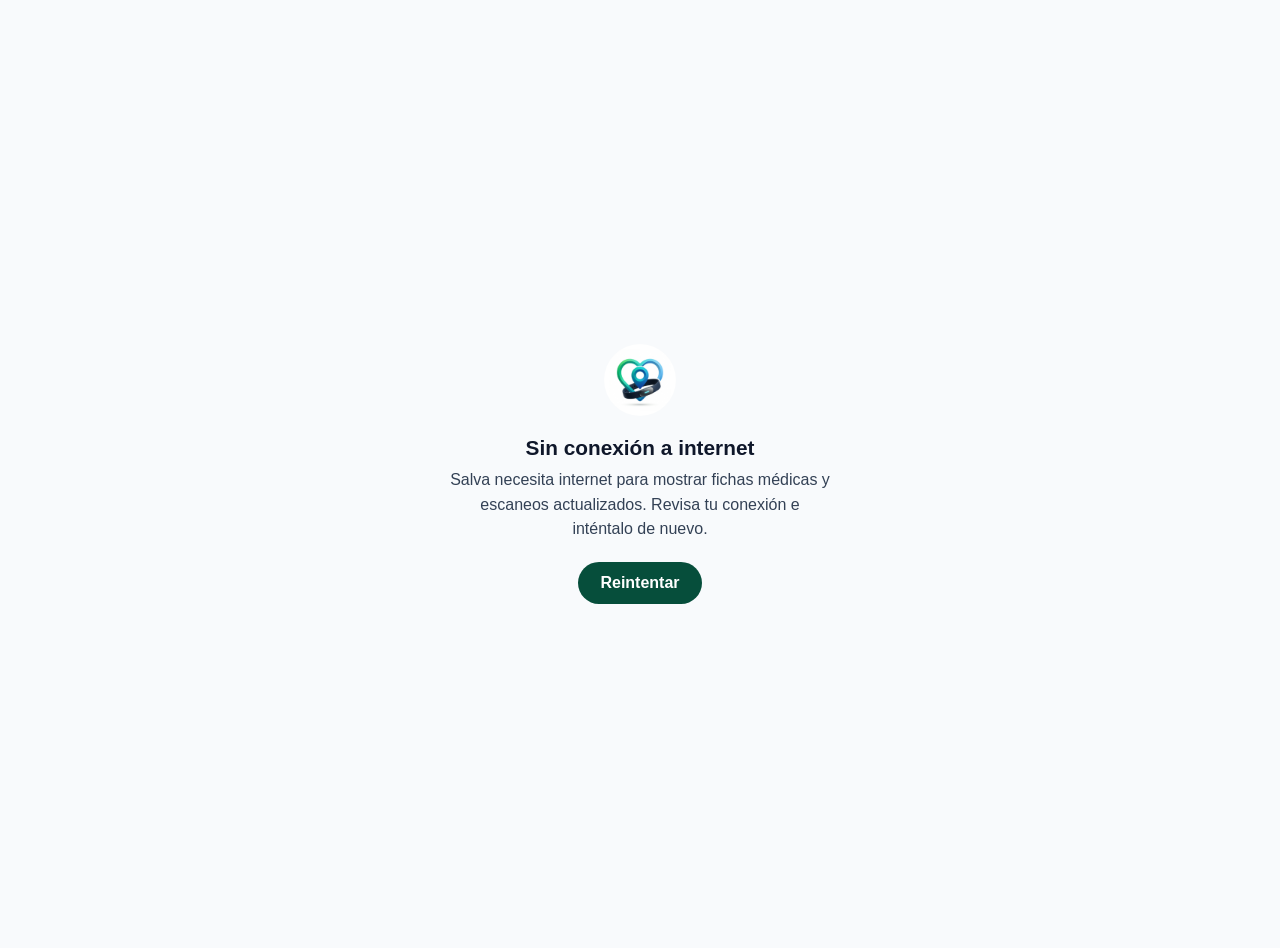
<file: offline.html>
<!DOCTYPE html>
<html lang="es">
<head>
<meta charset="UTF-8">
<meta name="viewport" content="width=device-width, initial-scale=1.0">
<meta name="robots" content="noindex">
<meta name="theme-color" content="#064E3B">
<title>Sin conexión | Salva</title>
<style>
  body { margin: 0; min-height: 100vh; display: flex; align-items: center; justify-content: center; padding: 24px;
         background: #F8FAFC; color: #334155; font-family: -apple-system, BlinkMacSystemFont, 'Segoe UI', sans-serif; text-align: center; }
  main { max-width: 380px; }
  img { width: 72px; height: 72px; border-radius: 50%; margin-bottom: 16px; }
  h1 { font-size: 1.3rem; color: #0F172A; margin: 0 0 8px; }
  p { line-height: 1.55; margin: 0 0 20px; }
  a { display: inline-block; padding: 12px 22px; border-radius: 999px; background: #064E3B; color: #FFFFFF; font-weight: 700; text-decoration: none; }
</style>
</head>
<body>
<main>
  <img src="/icons/icon-192.png" alt="Salva">
  <h1>Sin conexión a internet</h1>
  <p>Salva necesita internet para mostrar fichas médicas y escaneos actualizados. Revisa tu conexión e inténtalo de nuevo.</p>
  <a href="/admin.html">Reintentar</a>
</main>
</body>
</html>
</file>
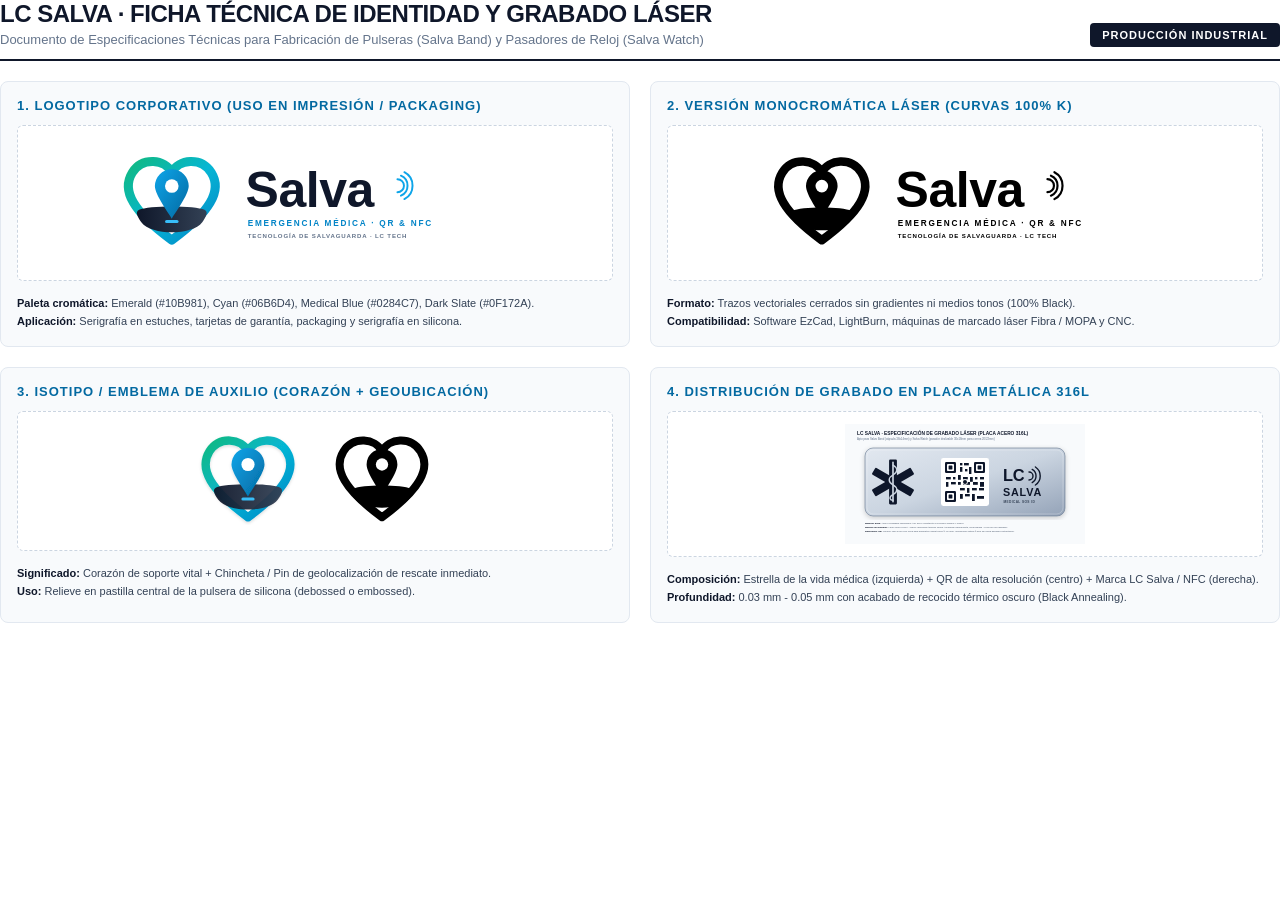
<file: recursos-proveedor/salva-especificacion-proveedor.html>
<!DOCTYPE html>
<html lang="es">
<head>
<meta charset="UTF-8">
<title>LC Salva - Manual de Identidad Vectorial y Grabado Láser</title>
<style>
  @page {
    size: A4 landscape;
    margin: 12mm;
  }
  * {
    box-sizing: border-box;
    -webkit-print-color-adjust: exact;
    print-color-adjust: exact;
  }
  body {
    font-family: 'Helvetica Neue', Helvetica, Arial, sans-serif;
    color: #0F172A;
    background: #FFFFFF;
    margin: 0;
    padding: 0;
  }
  .header {
    border-bottom: 2px solid #0F172A;
    padding-bottom: 12px;
    margin-bottom: 20px;
    display: flex;
    justify-content: space-between;
    align-items: flex-end;
  }
  .header h1 {
    margin: 0;
    font-size: 24px;
    font-weight: 800;
    letter-spacing: -0.5px;
  }
  .header p {
    margin: 4px 0 0;
    color: #64748B;
    font-size: 13px;
  }
  .badge-confidential {
    background: #0F172A;
    color: #FFFFFF;
    padding: 6px 12px;
    font-size: 11px;
    font-weight: 700;
    letter-spacing: 1px;
    text-transform: uppercase;
    border-radius: 4px;
  }
  .grid {
    display: grid;
    grid-template-columns: 1fr 1fr;
    gap: 20px;
  }
  .card {
    border: 1px solid #E2E8F0;
    border-radius: 8px;
    padding: 16px;
    background: #F8FAFC;
  }
  .card-title {
    font-size: 13px;
    font-weight: 700;
    text-transform: uppercase;
    letter-spacing: 1px;
    color: #0369A1;
    margin-bottom: 12px;
  }
  .card-full {
    grid-column: 1 / -1;
  }
  .svg-box {
    background: #FFFFFF;
    border: 1px dashed #CBD5E1;
    border-radius: 6px;
    padding: 12px;
    display: flex;
    justify-content: center;
    align-items: center;
    min-height: 140px;
  }
  .svg-box img {
    max-width: 100%;
    max-height: 130px;
  }
  .tech-specs {
    margin-top: 14px;
    font-size: 11px;
    line-height: 1.6;
    color: #334155;
  }
  .tech-specs strong {
    color: #0F172A;
  }
</style>
</head>
<body>

<div class="header">
  <div>
    <h1>LC SALVA · FICHA TÉCNICA DE IDENTIDAD Y GRABADO LÁSER</h1>
    <p>Documento de Especificaciones Técnicas para Fabricación de Pulseras (Salva Band) y Pasadores de Reloj (Salva Watch)</p>
  </div>
  <div class="badge-confidential">Producción Industrial</div>
</div>

<div class="grid">
  <!-- Tarjeta 1: Logo Color -->
  <div class="card">
    <div class="card-title">1. Logotipo Corporativo (Uso en Impresión / Packaging)</div>
    <div class="svg-box">
      <img src="salva-logo-color.svg" alt="Salva Logo Color">
    </div>
    <div class="tech-specs">
      <strong>Paleta cromática:</strong> Emerald (#10B981), Cyan (#06B6D4), Medical Blue (#0284C7), Dark Slate (#0F172A).<br>
      <strong>Aplicación:</strong> Serigrafía en estuches, tarjetas de garantía, packaging y serigrafía en silicona.
    </div>
  </div>

  <!-- Tarjeta 2: Logo Monocromo Láser -->
  <div class="card">
    <div class="card-title">2. Versión Monocromática Láser (Curvas 100% K)</div>
    <div class="svg-box">
      <img src="salva-logo-laser-mono.svg" alt="Salva Logo Láser Monocromo">
    </div>
    <div class="tech-specs">
      <strong>Formato:</strong> Trazos vectoriales cerrados sin gradientes ni medios tonos (100% Black).<br>
      <strong>Compatibilidad:</strong> Software EzCad, LightBurn, máquinas de marcado láser Fibra / MOPA y CNC.
    </div>
  </div>

  <!-- Tarjeta 3: Isotipo Emblema -->
  <div class="card">
    <div class="card-title">3. Isotipo / Emblema de Auxilio (Corazón + Geoubicación)</div>
    <div class="svg-box" style="gap: 24px;">
      <img src="salva-isotipo-color.svg" alt="Isotipo Color" style="max-height: 110px;">
      <img src="salva-isotipo-laser-mono.svg" alt="Isotipo Monocromo" style="max-height: 110px;">
    </div>
    <div class="tech-specs">
      <strong>Significado:</strong> Corazón de soporte vital + Chincheta / Pin de geolocalización de rescate inmediato.<br>
      <strong>Uso:</strong> Relieve en pastilla central de la pulsera de silicona (debossed o embossed).
    </div>
  </div>

  <!-- Tarjeta 4: Especificación Placa Completa -->
  <div class="card">
    <div class="card-title">4. Distribución de Grabado en Placa Metálica 316L</div>
    <div class="svg-box">
      <img src="salva-placa-grabado-laser-especificacion.svg" alt="Placa Grabado Láser" style="max-height: 120px;">
    </div>
    <div class="tech-specs">
      <strong>Composición:</strong> Estrella de la vida médica (izquierda) + QR de alta resolución (centro) + Marca LC Salva / NFC (derecha).<br>
      <strong>Profundidad:</strong> 0.03 mm - 0.05 mm con acabado de recocido térmico oscuro (Black Annealing).
    </div>
  </div>
</div>

</body>
</html>
</file>
<file: style.css>
/* =========================================================
   Salva — Desarrollado y respaldado por LC Tech
   Estilo Visual: Autoridad médica, seguridad y familia
   Paleta: Verde bosque profundo, esmeralda institucional mate,
   salvia sutil, fondos blancos y slate gris perla
   ========================================================= */

:root {
  /* Marca: Verde bosque / esmeralda mate / salvia */
  --brand-900: #064E3B;
  --brand-800: #065F46;
  --brand-700: #047857;
  --sage-500: #6B8F7B;
  --sage-200: #D7E6DD;
  --sage-100: #ECF3EF;

  /* Fondos limpios */
  --bg-body: #FFFFFF;
  --bg-surface: #FFFFFF;
  --bg-surface-alt: #F8FAFC;
  --bg-surface-muted: #F1F5F9;
  --bg-card: #FFFFFF;
  --bg-header: #FFFFFF;

  /* Estados */
  --accent-red: #B91C1C;
  --accent-red-light: #FEE2E2;
  --accent-amber: #B45309;

  /* Tipografía de autoridad */
  --text-dark: #0F172A;
  --text-body: #334155;
  --text-muted: #64748B;
  --text-faint: #94A3B8;
  --text-light: #F8FAFC;

  /* Bordes y sombras neutras */
  --border-subtle: rgba(15, 23, 42, 0.08);
  --border-strong: rgba(15, 23, 42, 0.16);
  --shadow-sm: 0 1px 2px rgba(15, 23, 42, 0.04), 0 1px 3px rgba(15, 23, 42, 0.06);
  --shadow-md: 0 1px 3px rgba(15, 23, 42, 0.06), 0 6px 16px rgba(15, 23, 42, 0.06);
  --shadow-lg: 0 2px 6px rgba(15, 23, 42, 0.05), 0 16px 40px rgba(15, 23, 42, 0.09);
  --shadow-btn: 0 1px 3px rgba(0, 0, 0, 0.08);
  --superficie: linear-gradient(180deg, #F8FAFC 0%, #F1F5F9 100%);

  --radius-lg: 12px;
  --radius-md: 10px;
  --radius-sm: 8px;
  --radius-pill: 9px;   /* botones, pestañas y campos: estructurados, no píldora */
  --radius-chip: 999px;  /* solo badges y chips de estado */

  /* Contenedor fluido: sin márgenes muertos en escritorio */
  --container-max: 1320px;
  --gutter: clamp(16px, 4vw, 48px);

  --font: 'Plus Jakarta Sans', 'Inter', -apple-system, BlinkMacSystemFont, sans-serif;
  --ease: cubic-bezier(0.16, 1, 0.3, 1);
  --transition: 0.25s var(--ease);
}

*, *::before, *::after { box-sizing: border-box; }
html { scroll-behavior: smooth; }

body {
  margin: 0;
  font-family: var(--font);
  background-color: var(--bg-body);
  color: var(--text-body);
  line-height: 1.65;
  -webkit-font-smoothing: antialiased;
  overflow-x: hidden;
}

img, svg { display: block; max-width: 100%; }
[hidden] { display: none !important; }
a { color: inherit; text-decoration: none; }
ul { list-style: none; margin: 0; padding: 0; }
h1, h2, h3, h4, p { margin: 0; }
button { font-family: inherit; cursor: pointer; }

.container {
  width: 100%;
  max-width: var(--container-max);
  margin: 0 auto;
  padding: 0 var(--gutter);
}

/* =========================================================
   Botones base (sistema compartido)
   ========================================================= */
.btn {
  display: inline-flex;
  align-items: center;
  justify-content: center;
  gap: 8px;
  font-family: inherit;
  font-weight: 700;
  line-height: 1.2;
  border-radius: var(--radius-pill);
  cursor: pointer;
  text-decoration: none;
  -webkit-tap-highlight-color: transparent;
}

.btn:focus-visible {
  outline: 3px solid var(--sage-200);
  outline-offset: 2px;
}

.btn-block { display: flex; width: 100%; }
.btn-lg { padding: 16px 28px; font-size: 1rem; }

.btn-ghost {
  background: #FFFFFF;
  color: var(--brand-800);
  border: 1.5px solid var(--border-strong);
  padding: 13px 22px;
  font-size: 0.95rem;
  transition: border-color var(--transition), background var(--transition), color var(--transition);
}

.btn-ghost:hover {
  border-color: var(--brand-700);
  background: var(--sage-100);
}

.btn[disabled], .btn.is-loading {
  opacity: 0.75;
  cursor: progress;
  transform: none !important;
}

.btn-spinner {
  width: 18px;
  height: 18px;
  border: 2.5px solid rgba(255, 255, 255, 0.35);
  border-top-color: #FFFFFF;
  border-radius: 50%;
  animation: btn-spin 0.8s linear infinite;
  flex-shrink: 0;
}

@keyframes btn-spin { to { transform: rotate(360deg); } }

/* =========================================================
   Títulos y acentos tipográficos
   ========================================================= */
.highlight-text {
  color: var(--brand-700);
  font-weight: 800;
}

.eyebrow {
  display: inline-block;
  font-size: 0.78rem;
  font-weight: 700;
  letter-spacing: 0.1em;
  text-transform: uppercase;
  color: var(--brand-800);
  margin-bottom: 12px;
}

.section-heading {
  max-width: 760px;
  margin: 0 auto 48px;
  text-align: center;
}

.section-heading h2 {
  font-size: clamp(1.8rem, 3.4vw, 2.6rem);
  font-weight: 800;
  color: var(--text-dark);
  line-height: 1.25;
  margin-bottom: 14px;
}

.section-lead {
  color: var(--text-muted);
  font-size: 1.05rem;
}

section {
  padding: clamp(56px, 8vw, 96px) 0;
  position: relative;
}

/* =========================================================
   HEADER (Blanco institucional con acentos verde bosque)
   ========================================================= */
.site-header {
  position: sticky;
  top: 0;
  z-index: 100;
  background: rgba(255, 255, 255, 0.96);
  backdrop-filter: blur(12px);
  -webkit-backdrop-filter: blur(12px);
  border-bottom: 1px solid var(--border-subtle);
}

.header-inner {
  display: flex;
  align-items: center;
  justify-content: space-between;
  height: 72px;
}

.brand {
  display: inline-flex;
  align-items: center;
  gap: 10px;
  padding-right: 28px;
  border-right: 1px solid var(--border-subtle);
}

.main-nav {
  margin-left: 24px;
}

.brand-logo-wrap {
  width: 38px;
  height: 38px;
  border-radius: 50%;
  overflow: hidden;
  border: 1.5px solid var(--brand-700);
  background: #ffffff;
  flex-shrink: 0;
}

.brand-logo-img {
  width: 100%;
  height: 100%;
  object-fit: cover;
}

.brand-text {
  font-size: 1.35rem;
  font-weight: 800;
  letter-spacing: -0.02em;
  color: var(--text-dark);
  display: flex;
  flex-direction: column;
  line-height: 1.1;
}

.brand-text strong {
  color: var(--brand-900);
}

.main-nav ul {
  display: flex;
  align-items: center;
  gap: 4px;
}

.main-nav a {
  display: inline-block;
  white-space: nowrap;
  padding: 8px 12px;
  border-radius: var(--radius-pill);
  font-size: 0.92rem;
  font-weight: 600;
  color: var(--text-body);
  transition: color var(--transition), background var(--transition);
}

.main-nav a:hover {
  color: var(--brand-900);
  background: var(--sage-100);
}

.header-actions {
  display: flex;
  align-items: center;
  gap: 16px;
}

.admin-link {
  font-size: 0.85rem;
  font-weight: 700;
  color: var(--brand-800);
  padding: 8px 14px;
  border: 1.5px solid var(--border-strong);
  border-radius: var(--radius-pill);
  transition: color var(--transition), background var(--transition), border-color var(--transition);
}

.admin-link:hover {
  border-color: var(--brand-700);
  background: var(--sage-100);
}

.btn-header-wa {
  display: inline-flex;
  align-items: center;
  gap: 8px;
  background: #047857;
  color: #FFFFFF;
  font-weight: 700;
  font-size: 0.86rem;
  padding: 9px 18px;
  border-radius: var(--radius-pill);
  transition: background var(--transition);
  text-decoration: none;
}

.btn-header-wa:hover {
  background: var(--brand-900);
  color: #FFFFFF;
}

.nav-toggle {
  display: none;
  flex-direction: column;
  gap: 5px;
  background: transparent;
  border: none;
  padding: 6px;
}

.nav-toggle span {
  display: block;
  width: 22px;
  height: 2px;
  background: var(--text-dark);
  border-radius: 2px;
}

/* =========================================================
   HERO SHOWCASE SECTION (Carrusel Frontal de Alto Impacto)
   ========================================================= */
.hero-showcase-section {
  padding: 24px 0 64px;
  background: var(--bg-body);
  position: relative;
}

.hero-full-container {
  display: flex;
  flex-direction: column;
  align-items: center;
}

/* Carrusel Automático Frontal */
.hero-carousel {
  position: relative;
  width: 100%;
  border-radius: var(--radius-lg);
  overflow: hidden;
  box-shadow: var(--shadow-lg);
  background: #0B0F17;
  aspect-ratio: 21 / 9;
  max-height: 580px;
}

.carousel-track {
  position: relative;
  width: 100%;
  height: 100%;
}

.carousel-slide {
  position: absolute;
  inset: 0;
  opacity: 0;
  visibility: hidden;
  transition: opacity 0.75s ease-in-out, visibility 0.75s ease-in-out;
}

.carousel-slide.active {
  opacity: 1;
  visibility: visible;
  z-index: 2;
}

.carousel-img {
  width: 100%;
  height: 100%;
  object-fit: cover;
  display: block;
}

.carousel-caption {
  position: absolute;
  bottom: 0;
  left: 0;
  right: 0;
  padding: 40px 32px 28px;
  background: linear-gradient(180deg, transparent 0%, rgba(11, 15, 23, 0.75) 40%, rgba(11, 15, 23, 0.94) 100%);
  color: #FFFFFF;
  z-index: 3;
}

.carousel-badge {
  display: inline-block;
  font-size: 0.76rem;
  font-weight: 700;
  letter-spacing: 0.06em;
  text-transform: uppercase;
  color: #A7D3BE;
  background: rgba(167, 211, 190, 0.15);
  border: 1px solid rgba(167, 211, 190, 0.35);
  padding: 4px 12px;
  border-radius: var(--radius-pill);
  margin-bottom: 8px;
}

.carousel-headline {
  font-size: clamp(1.1rem, 2.2vw, 1.45rem);
  font-weight: 700;
  color: #FFFFFF;
  line-height: 1.35;
  max-width: 780px;
  margin: 0;
  text-shadow: 0 2px 8px rgba(0,0,0,0.4);
}

/* Controles e Indicadores del Carrusel */
.carousel-controls {
  position: absolute;
  bottom: 18px;
  right: 24px;
  display: flex;
  align-items: center;
  gap: 12px;
  z-index: 10;
}

.carousel-arrow {
  background: rgba(15, 23, 42, 0.65);
  color: #FFFFFF;
  border: 1px solid rgba(255, 255, 255, 0.25);
  width: 34px;
  height: 34px;
  border-radius: 50%;
  font-size: 1.2rem;
  display: flex;
  align-items: center;
  justify-content: center;
  cursor: pointer;
  transition: all 0.2s ease;
  line-height: 1;
}

.carousel-arrow:hover {
  background: #047857;
  border-color: #047857;
}

.carousel-indicators {
  display: flex;
  gap: 8px;
}

.carousel-dot {
  width: 28px;
  height: 6px;
  border-radius: 3px;
  background: rgba(255, 255, 255, 0.35);
  border: none;
  padding: 0;
  cursor: pointer;
  overflow: hidden;
  position: relative;
  transition: all 0.3s ease;
}

.carousel-dot.active {
  width: 44px;
  background: #A7D3BE;
}

/* Bloque de Texto Conciso Debajo del Carrusel */
.hero-text-block {
  text-align: center;
  max-width: 920px;
  margin-top: 36px;
}

.hero-main-title {
  font-size: clamp(2rem, 3.8vw, 3.2rem);
  font-weight: 800;
  color: var(--text-dark);
  line-height: 1.18;
  letter-spacing: -0.025em;
  margin-bottom: 16px;
}

.hero-main-lead {
  font-size: 1.1rem;
  color: var(--text-body);
  line-height: 1.65;
  margin-bottom: 28px;
  max-width: 760px;
  margin-left: auto;
  margin-right: auto;
}

.hero-main-lead strong {
  color: var(--text-dark);
}

.hero-cta-group {
  display: flex;
  justify-content: center;
  flex-wrap: wrap;
  gap: 14px;
  margin-bottom: 30px;
}

.btn-hero-whatsapp {
  background: #047857;
  color: #FFFFFF !important;
  font-weight: 700;
  font-size: 1rem;
  padding: 14px 28px;
  border-radius: var(--radius-pill);
  display: inline-flex;
  align-items: center;
  gap: 10px;
  border: none;
  cursor: pointer;
  transition: background var(--transition);
}

.btn-hero-whatsapp:hover {
  background: var(--brand-900);
}

.btn-hero-demo {
  display: inline-flex;
  align-items: center;
  gap: 8px;
  padding: 13px 22px;
  background: #FFFFFF;
  color: var(--text-dark);
  font-size: 0.95rem;
  font-weight: 600;
  border: 1.5px solid var(--border-strong);
  border-radius: var(--radius-pill);
  text-decoration: none;
  transition: border-color var(--transition), background var(--transition);
}

.btn-hero-demo:hover {
  border-color: var(--brand-700);
  background: var(--sage-100);
  color: var(--brand-900);
}

/* Certezas Clave en Línea Horizontal */
.hero-key-assurances {
  display: flex;
  justify-content: center;
  flex-wrap: wrap;
  gap: 14px 24px;
}

.assurance-pill-item {
  display: inline-flex;
  align-items: center;
  gap: 8px;
  font-size: 0.88rem;
  font-weight: 500;
  color: #475569;
}

.assurance-pill-item svg {
  color: #047857;
  flex-shrink: 0;
}

/* =========================================================
   HISTORIAS DE PROTECCIÓN (CASOS DE USO VISUALES)
   ========================================================= */
.historias {
  background: var(--bg-surface-alt);
  border-top: 1px solid var(--border-subtle);
  border-bottom: 1px solid var(--border-subtle);
}

.story-grid {
  display: grid;
  grid-template-columns: repeat(auto-fit, minmax(min(100%, 320px), 1fr));
  gap: clamp(16px, 2.4vw, 28px);
}

.story-card {
  background: #FFFFFF;
  border: 1px solid var(--border-subtle);
  border-radius: var(--radius-lg);
  padding: 0;
  overflow: hidden;
  box-shadow: var(--shadow-sm);
  display: flex;
  flex-direction: column;
  position: relative;
  transition: box-shadow var(--transition), border-color var(--transition);
}

.story-card:hover {
  border-color: var(--border-strong);
  box-shadow: var(--shadow-md);
}

.story-card-media {
  position: relative;
  width: 100%;
  height: 200px;
  overflow: hidden;
  background: #0F172A;
}

.story-media-img {
  width: 100%;
  height: 100%;
  object-fit: cover;
  transition: transform 0.6s ease;
}

.story-card:hover .story-media-img {
  transform: scale(1.03);
}

.story-media-badge {
  position: absolute;
  bottom: 12px;
  left: 14px;
  background: rgba(15, 23, 42, 0.88);
  backdrop-filter: blur(8px);
  -webkit-backdrop-filter: blur(8px);
  color: #FFFFFF;
  font-size: 0.8rem;
  font-weight: 700;
  padding: 6px 14px;
  border-radius: var(--radius-pill);
}

.story-badge--blue,
.story-badge--emerald {
  background: rgba(6, 78, 59, 0.9);
}

.story-body {
  padding: 24px;
  display: flex;
  flex-direction: column;
  flex-grow: 1;
}

.story-header {
  display: flex;
  align-items: center;
  justify-content: space-between;
  margin-bottom: 14px;
}

.story-profile-tag {
  font-size: 0.82rem;
  font-weight: 600;
  color: var(--text-muted);
}

.story-card h3 {
  font-size: 1.22rem;
  font-weight: 700;
  color: var(--text-dark);
  margin-bottom: 12px;
  line-height: 1.35;
}

.story-timeline {
  display: flex;
  flex-direction: column;
  gap: 14px;
  margin-bottom: 24px;
  margin-top: 6px;
}

.timeline-step {
  position: relative;
  padding-left: 14px;
  border-left: 2px solid var(--border-subtle);
}

.timeline-step p {
  font-size: 0.88rem;
  color: var(--text-body);
  line-height: 1.5;
  margin: 4px 0 0;
}

.timeline-step p strong {
  color: var(--text-dark);
}

.timeline-step p em {
  font-style: normal;
  font-weight: 600;
  color: #065F46;
}

.step-badge {
  display: inline-block;
  font-size: 0.7rem;
  font-weight: 700;
  text-transform: uppercase;
  letter-spacing: 0.05em;
  padding: 3px 8px;
  border-radius: var(--radius-sm);
}

.step-fear {
  border-left-color: #DC2626;
}
.step-fear .step-badge {
  background: #FEE2E2;
  color: #B91C1C;
}

.step-action {
  border-left-color: #047857;
}
.step-action .step-badge {
  background: #E3EFE8;
  color: #065F46;
}

.step-happy {
  border-left-color: var(--brand-900);
}
.step-happy .step-badge {
  background: var(--brand-900);
  color: #FFFFFF;
}

/* Botón Ver Ficha Médica de Emergencia */
.btn-ver-ficha {
  display: inline-flex;
  align-items: center;
  justify-content: space-between;
  width: 100%;
  background: #FFFFFF;
  border: 1.5px solid var(--border-strong);
  border-radius: var(--radius-md);
  padding: 12px 16px;
  font-size: 0.9rem;
  font-weight: 700;
  color: var(--brand-900);
  transition: background var(--transition), border-color var(--transition);
}

.btn-ver-ficha:hover {
  background: var(--sage-100);
  border-color: var(--brand-700);
}

/* =========================================================
   DEMOSTRACIÓN EN VIVO (PANTALLA REAL DE RESCATE)
   ========================================================= */
.simulador {
  background: var(--bg-body);
}

.simulador-inner {
  display: grid;
  grid-template-columns: 1.2fr 0.8fr;
  gap: clamp(32px, 5vw, 72px);
  align-items: center;
}

.simulador-texto h2 {
  font-size: clamp(1.8rem, 3.2vw, 2.5rem);
  font-weight: 800;
  color: var(--text-dark);
  line-height: 1.22;
  margin-bottom: 16px;
}

.simulador-subdesc {
  font-size: 1.02rem;
  color: var(--text-body);
  line-height: 1.6;
  margin-bottom: 24px;
}

.simulador-key-points {
  display: flex;
  flex-direction: column;
  gap: 18px;
  margin-bottom: 28px;
}

.sim-point-item {
  display: flex;
  align-items: flex-start;
  gap: 14px;
}

.point-bullet-num {
  width: 28px;
  height: 28px;
  border-radius: 50%;
  background: var(--brand-900);
  color: #FFFFFF;
  font-weight: 800;
  font-size: 0.86rem;
  display: flex;
  align-items: center;
  justify-content: center;
  flex-shrink: 0;
  margin-top: 2px;
}

.sim-point-item strong {
  display: block;
  font-size: 0.96rem;
  color: var(--text-dark);
  margin-bottom: 3px;
}

.sim-point-item p {
  font-size: 0.88rem;
  color: var(--text-body);
  line-height: 1.5;
  margin: 0;
}

/* Botón Primario de Acción Global */
.btn-primary {
  display: inline-flex;
  align-items: center;
  justify-content: center;
  gap: 10px;
  background: var(--brand-700);
  color: #FFFFFF !important;
  font-weight: 700;
  font-size: 0.95rem;
  padding: 14px 26px;
  border-radius: var(--radius-pill);
  border: none;
  cursor: pointer;
  transition: background var(--transition);
  text-decoration: none;
}

.btn-primary:hover {
  background: var(--brand-900);
  color: #FFFFFF !important;
}

.simulador-cta-row {
  display: flex;
  align-items: center;
  gap: 14px;
  flex-wrap: wrap;
  margin-top: 24px;
}

/* Tarjeta y marco de fotografía real de pantalla */
.screen-showcase-card {
  display: flex;
  justify-content: center;
}

.screen-photo-frame {
  position: relative;
  max-width: 330px;
  width: 100%;
  border-radius: 28px;
  overflow: hidden;
  box-shadow: 0 24px 50px -15px rgba(15, 23, 42, 0.28);
  border: 4px solid #1E293B;
  background: #0B0F17;
  transition: transform 0.4s ease;
}



.screen-photo-img {
  width: 100%;
  height: auto;
  display: block;
}

.screen-badge-overlay {
  position: absolute;
  bottom: 0;
  left: 0;
  right: 0;
  background: rgba(15, 23, 42, 0.88);
  backdrop-filter: blur(8px);
  padding: 10px 14px;
  display: flex;
  align-items: center;
  justify-content: center;
  gap: 8px;
  font-size: 0.78rem;
  font-weight: 600;
  color: #E2E8F0;
  border-top: 1px solid rgba(255, 255, 255, 0.1);
}

.badge-dot {
  color: #A7D3BE;
  font-size: 0.85rem;
}

/* =========================================================
   CÓMO FUNCIONA
   ========================================================= */
.how-it-works {
  background: var(--bg-surface-alt);
}

.steps-grid {
  display: grid;
  grid-template-columns: repeat(auto-fit, minmax(min(100%, 280px), 1fr));
  gap: clamp(16px, 2.4vw, 28px);
  position: relative;
}

.step-card {
  background: #FFFFFF;
  border: 1px solid var(--border-subtle);
  box-shadow: var(--shadow-sm);
  border-radius: var(--radius-lg);
  padding: 32px 24px;
  position: relative;
}

.step-number-badge {
  position: absolute;
  top: 20px;
  right: 24px;
  font-size: 0.82rem;
  font-weight: 800;
  letter-spacing: 0.08em;
  color: var(--sage-500);
}

.step-icon-wrap {
  background: var(--sage-100);
  color: var(--brand-900);
  border-radius: 10px;
  width: 56px;
  height: 56px;
  display: flex;
  align-items: center;
  justify-content: center;
  margin-bottom: 20px;
}

.step-card h3 {
  font-size: 1.25rem;
  font-weight: 700;
  color: var(--text-dark);
  margin-bottom: 10px;
}

.step-card p {
  font-size: 0.95rem;
  color: var(--text-body);
}

/* Conectores de flujo sutiles entre tarjetas (solo desktop) */
@media (min-width: 901px) {
  .steps-grid {
    grid-template-columns: repeat(3, 1fr);
  }

  .step-card:not(:last-child)::after {
    content: '';
    position: absolute;
    top: 48px;
    right: -28px;
    width: 28px;
    height: 1px;
    background: var(--border-strong);
  }
}

/* =========================================================
   VALOR Y MODELOS (MENSAJE EMOCIONAL DE INVERSIÓN)
   ========================================================= */
.pricing {
  background: var(--bg-body);
}

.value-emotional-banner {
  background: var(--sage-100);
  border: 1px solid var(--sage-200);
  border-radius: var(--radius-lg);
  padding: 28px clamp(20px, 3vw, 36px);
  margin-bottom: 40px;
}

.value-banner-content {
  display: flex;
  align-items: center;
  gap: 24px;
}

.value-heart-icon {
  font-size: 2.6rem;
  flex-shrink: 0;
}

.value-banner-text h3 {
  font-size: 1.3rem;
  font-weight: 800;
  color: var(--text-dark);
  margin-bottom: 6px;
}

.value-banner-text p {
  font-size: 1.02rem;
  color: var(--text-body);
  line-height: 1.55;
}

.pricing-grid {
  display: grid;
  grid-template-columns: repeat(auto-fit, minmax(min(100%, 310px), 1fr));
  gap: clamp(16px, 2.4vw, 28px);
  align-items: stretch;
}

.plan-card {
  background: #FFFFFF;
  border: 1px solid var(--border-subtle);
  border-radius: var(--radius-lg);
  padding: 32px 28px;
  display: flex;
  flex-direction: column;
  position: relative;
  box-shadow: var(--shadow-sm);
  transition: box-shadow 0.25s ease, border-color 0.25s ease;
}

.plan-card:hover {
  box-shadow: var(--shadow-md);
  border-color: var(--border-strong);
}

.plan-card.featured {
  border: 2px solid var(--brand-900);
  box-shadow: var(--shadow-lg);
  background: #FFFFFF;
}

.plan-category-pill {
  display: inline-block;
  align-self: flex-start;
  font-size: 0.76rem;
  font-weight: 700;
  text-transform: uppercase;
  letter-spacing: 0.06em;
  padding: 5px 12px;
  border-radius: 9999px;
  background: #F1F5F9;
  color: #475569;
  margin-bottom: 16px;
}

.plan-category-pill--featured {
  background: var(--brand-900);
  color: #FFFFFF;
  font-weight: 800;
}

.plan-header h3 {
  font-size: 1.35rem;
  font-weight: 800;
  color: var(--text-dark);
  margin-bottom: 6px;
}

.plan-tagline {
  font-size: 0.88rem;
  color: var(--text-muted);
  min-height: 40px;
}

.plan-price {
  margin: 20px 0 24px;
  padding: 16px 0;
  border-top: 1px solid var(--border-subtle);
  border-bottom: 1px solid var(--border-subtle);
}

.price-amount {
  display: block;
  font-size: 2.2rem;
  font-weight: 800;
  color: var(--text-dark);
  line-height: 1;
}

.price-amount small {
  font-size: 1rem;
  color: var(--text-muted);
  font-weight: 600;
}

.price-period {
  display: block;
  font-size: 0.82rem;
  color: var(--brand-700);
  font-weight: 700;
  margin-top: 6px;
}

.plan-features {
  margin-bottom: 28px;
  display: flex;
  flex-direction: column;
  flex-grow: 1;
}

.plan-features li {
  font-size: 0.90rem;
  line-height: 1.5;
  color: #334155;
  display: flex;
  align-items: flex-start;
  gap: 10px;
  margin-bottom: 12px;
}

.plan-features li strong {
  color: #0F172A;
  font-weight: 700;
}

.badge-smartwatch-compatible {
  display: inline-block;
  font-size: 0.75rem;
  font-weight: 700;
  color: #047857;
  background: rgba(4, 120, 87, 0.1);
  padding: 3px 10px;
  border-radius: 9999px;
  margin-left: 24px;
  margin-top: -4px;
  margin-bottom: 6px;
}

.check-icon {
  color: var(--brand-700);
  font-weight: 800;
}

.btn-plan-select {
  width: 100%;
  padding: 12px;
  border-radius: var(--radius-pill);
  font-size: 0.95rem;
  font-weight: 700;
  background: #FFFFFF;
  color: var(--brand-900);
  border: 1.5px solid var(--brand-900);
  transition: background var(--transition), color var(--transition);
}

.btn-plan-select:hover {
  background: var(--sage-100);
}

.plan-card.featured .btn-plan-select {
  background: var(--brand-900);
  color: #FFFFFF;
  border-color: var(--brand-900);
}

.plan-card.featured .btn-plan-select:hover {
  background: var(--brand-700);
}

/* =========================================================
   FAQ
   ========================================================= */
.faq {
  background: var(--bg-surface);
}

.faq-list {
  max-width: 880px;
  margin: 0 auto;
  display: flex;
  flex-direction: column;
  gap: 14px;
}

.faq-item {
  background: #FFFFFF;
  border: 1.5px solid var(--border-subtle);
  border-radius: var(--radius-md);
  overflow: hidden;
  transition: border-color var(--transition);
}

.faq-item.open {
  border-color: var(--brand-700);
  box-shadow: var(--shadow-sm);
}

.faq-question {
  width: 100%;
  display: flex;
  align-items: center;
  justify-content: space-between;
  padding: 20px 24px;
  background: transparent;
  border: none;
  text-align: left;
  font-size: 1.02rem;
  font-weight: 700;
  color: var(--text-dark);
}

.faq-icon {
  font-size: 1.4rem;
  color: var(--brand-800);
  transition: transform var(--transition);
}

.faq-item.open .faq-icon {
  transform: rotate(45deg);
}

.faq-answer {
  max-height: 0;
  overflow: hidden;
  transition: max-height 0.35s ease;
}

.faq-item.open .faq-answer {
  max-height: 250px;
}

.faq-answer-inner {
  padding: 0 24px 20px;
  color: var(--text-body);
  font-size: 0.95rem;
}

/* =========================================================
   CONTACTO / BANNER FINAL
   ========================================================= */
.contact-card {
  background: var(--brand-900);
  color: #FFFFFF;
  border-radius: var(--radius-lg);
  padding: clamp(32px, 5vw, 56px) clamp(20px, 5vw, 56px);
  display: grid;
  grid-template-columns: 1.2fr 0.8fr;
  gap: 40px;
  align-items: center;
}

.contact-text h2 {
  font-size: clamp(1.6rem, 2.8vw, 2.2rem);
  font-weight: 800;
  margin-bottom: 12px;
  color: #FFFFFF;
}

.contact-text .section-lead {
  color: #C7DCD1;
  margin-bottom: 24px;
}

.btn-wa-direct {
  background: #047857;
  color: #FFFFFF;
  font-weight: 700;
  padding: 14px 28px;
  border-radius: var(--radius-pill);
  display: inline-flex;
  align-items: center;
  gap: 8px;
  background: #FFFFFF;
  color: var(--brand-900);
  transition: background var(--transition);
}

.btn-wa-direct:hover {
  background: var(--sage-100);
}

.contact-badges {
  display: flex;
  flex-direction: column;
  gap: 14px;
}

.c-badge {
  background: rgba(255, 255, 255, 0.06);
  border: 1px solid rgba(255, 255, 255, 0.16);
  padding: 12px 18px;
  border-radius: var(--radius-md);
  font-size: 0.92rem;
  font-weight: 600;
  color: #E2E8F0;
}

/* =========================================================
   FOOTER
   ========================================================= */
.site-footer {
  background: #0F172A;
  color: #94A3B8;
  padding: 40px 0;
  border-top: 1px solid rgba(255, 255, 255, 0.06);
}

.footer-inner {
  display: flex;
  flex-wrap: wrap;
  align-items: center;
  justify-content: space-between;
  gap: 20px;
}

.footer-brand {
  display: flex;
  align-items: center;
  gap: 10px;
  color: #FFFFFF;
  font-size: 0.95rem;
}

.footer-brand strong { color: #FFFFFF; }

.footer-copy {
  font-size: 0.85rem;
}

.footer-links {
  display: flex;
  flex-wrap: wrap;
  gap: 12px 20px;
}

.footer-links a {
  font-size: 0.85rem;
  color: #94A3B8;
  transition: color var(--transition);
}

.footer-links a:hover { color: #FFFFFF; }

.footer-legal-compliance {
  flex-basis: 100%;
  margin-top: 24px;
  padding-top: 20px;
  border-top: 1px solid rgba(255, 255, 255, 0.08);
  display: flex;
  flex-direction: column;
  gap: 10px;
}

.data-law-badge {
  font-size: 0.78rem;
  line-height: 1.6;
  color: #94A3B8;
  max-width: 820px;
}

.data-law-badge strong {
  color: #E2E8F0;
}

.legal-link {
  font-size: 0.82rem;
  font-weight: 700;
  color: var(--sage-200);
  text-decoration: underline;
  width: fit-content;
}

.legal-link:hover {
  color: #FFFFFF;
}

/* =========================================================
   MODALES (FICHA MÉDICA Y CHECKOUT)
   ========================================================= */
.modal-overlay {
  position: fixed;
  inset: 0;
  background: rgba(15, 23, 42, 0.7);
  backdrop-filter: blur(8px);
  -webkit-backdrop-filter: blur(8px);
  z-index: 200;
  display: flex;
  align-items: center;
  justify-content: center;
  padding: 20px;
  overflow-y: auto;
}

.modal {
  background: #FFFFFF;
  border-radius: var(--radius-lg);
  box-shadow: 0 24px 60px rgba(15, 23, 42, 0.25);
  position: relative;
  width: 100%;
  max-height: 92vh;
  overflow-y: auto;
  overscroll-behavior: contain;
}

.modal-md { max-width: 560px; }

.modal-close {
  position: absolute;
  top: 18px;
  right: 18px;
  background: #F1F5F9;
  border: none;
  width: 32px;
  height: 32px;
  border-radius: 50%;
  font-size: 1rem;
  font-weight: 700;
  color: var(--text-dark);
  display: flex;
  align-items: center;
  justify-content: center;
  transition: background var(--transition);
}

.modal-close:hover {
  background: #E2E8F0;
}

/* Modal Ficha Médica */
.ficha-modal {
  padding: 32px 28px;
}

.ficha-badge-alert {
  display: inline-block;
  font-size: 0.75rem;
  font-weight: 800;
  color: #DC2626;
  background: #FEE2E2;
  padding: 4px 10px;
  border-radius: var(--radius-sm);
  margin-bottom: 10px;
}

.ficha-paciente-nombre {
  font-size: 1.5rem;
  font-weight: 800;
  color: var(--text-dark);
}

.ficha-paciente-sub {
  font-size: 0.88rem;
  color: var(--text-muted);
  margin-bottom: 20px;
}

.ficha-vital-grid {
  display: grid;
  grid-template-columns: 1fr 1fr;
  gap: 14px;
  margin-bottom: 16px;
}

.vital-chip {
  background: var(--bg-surface-alt);
  border: 1px solid var(--border-subtle);
  border-radius: var(--radius-md);
  padding: 12px 14px;
}

.vital-label {
  display: block;
  font-size: 0.74rem;
  text-transform: uppercase;
  font-weight: 700;
  color: var(--text-muted);
  margin-bottom: 2px;
}

.vital-val {
  font-size: 1.05rem;
  font-weight: 800;
  color: var(--text-dark);
}

.blood-val {
  color: #DC2626;
}

.ficha-detail-box {
  background: #F8FAFC;
  border: 1px solid var(--border-subtle);
  border-radius: var(--radius-md);
  padding: 14px;
  margin-bottom: 14px;
  font-size: 0.9rem;
}

.ficha-detail-box.alert-box {
  background: #FFFBEB;
  border-color: #FDE68A;
  color: #92400E;
}

.ficha-detail-box strong {
  display: block;
  margin-bottom: 4px;
}

.ficha-contacts-box {
  margin-top: 18px;
}

.contacts-title {
  display: block;
  font-size: 0.82rem;
  font-weight: 700;
  text-transform: uppercase;
  color: var(--text-dark);
  margin-bottom: 10px;
}

.contact-sos-row {
  display: flex;
  flex-direction: column;
  gap: 10px;
}

.sos-btn {
  display: flex;
  align-items: center;
  justify-content: center;
  padding: 12px;
  border-radius: var(--radius-md);
  font-weight: 700;
  font-size: 0.92rem;
  text-decoration: none;
}

.sos-call {
  background: var(--brand-900);
  color: #FFFFFF;
}

.sos-whatsapp {
  background: #FFFFFF;
  color: var(--brand-900);
  border: 1.5px solid var(--brand-900);
}

.ficha-modal-footer {
  margin-top: 24px;
  text-align: center;
}

.ficha-footer-hint {
  font-size: 0.8rem;
  color: var(--text-muted);
  margin-bottom: 12px;
}

.btn-ficha-cerrar {
  display: block;
  width: 100%;
  background: var(--text-dark);
  color: var(--text-light);
  font-weight: 700;
  font-size: 0.95rem;
  padding: 14px 24px;
  border: none;
  border-radius: var(--radius-pill);
  cursor: pointer;
  transition: background 0.2s ease;
}

.btn-ficha-cerrar:hover {
  background: var(--brand-900);
}

/* Modal Política de Privacidad (Ley 1581 de 2012) */
.privacidad-modal {
  padding: 36px 32px;
}

.privacidad-modal h2 {
  font-size: 1.5rem;
  font-weight: 800;
  color: var(--text-dark);
  margin-bottom: 4px;
}

.privacidad-body {
  margin: 20px 0 24px;
  display: flex;
  flex-direction: column;
  gap: 18px;
}

.privacidad-block h4 {
  font-size: 0.78rem;
  font-weight: 800;
  text-transform: uppercase;
  letter-spacing: 0.04em;
  color: var(--brand-800);
  margin-bottom: 6px;
}

.privacidad-block p {
  font-size: 0.92rem;
  line-height: 1.55;
  color: var(--text-body);
}

/* Modal Checkout */
.checkout-modal {
  padding: 36px 32px;
}

.checkout-modal h2 {
  font-size: 1.6rem;
  font-weight: 800;
  color: var(--text-dark);
  margin-bottom: 4px;
}

.checkout-sub {
  font-size: 0.9rem;
  color: var(--text-muted);
  margin-bottom: 24px;
}

.form-section-title {
  font-size: 0.78rem;
  font-weight: 800;
  text-transform: uppercase;
  letter-spacing: 0.04em;
  color: var(--brand-800);
  margin: 4px 0 12px;
}

.form-grid {
  display: grid;
  grid-template-columns: 1fr 1fr;
  gap: 16px;
  margin-bottom: 16px;
}

.field {
  display: flex;
  flex-direction: column;
  gap: 6px;
  margin-bottom: 16px;
}

.field-label {
  font-size: 0.84rem;
  font-weight: 700;
  color: var(--text-dark);
}

.field input, .field select, .field textarea {
  padding: 12px 14px;
  border: 1.5px solid var(--border-strong);
  border-radius: var(--radius-md);
  font-family: inherit;
  font-size: 1rem;
  background: #FFFFFF;
  color: var(--text-dark);
  transition: border-color var(--transition);
}

.field input:focus, .field select:focus, .field textarea:focus {
  outline: none;
  border-color: var(--brand-700);
  box-shadow: 0 0 0 3px var(--sage-200);
}

.field input.input-invalid, .field select.input-invalid, .field textarea.input-invalid {
  border-color: var(--accent-red);
}

.field-error {
  font-size: 0.78rem;
  font-weight: 600;
  color: var(--accent-red);
  min-height: 0;
}

.field-error:empty { display: none; }

.field-optional {
  font-weight: 500;
  color: var(--text-muted);
}

.color-segmented {
  display: grid;
  grid-template-columns: repeat(3, minmax(0, 1fr));
  gap: 8px;
  margin-bottom: 18px;
}

.color-opcion {
  display: flex;
  flex-direction: column;
  align-items: center;
  gap: 6px;
  background: #FFFFFF;
  border: 1.5px solid var(--border-subtle);
  border-radius: var(--radius-md);
  padding: 10px 6px;
  text-align: center;
  font-weight: 700;
  font-size: 0.78rem;
  line-height: 1.2;
  color: var(--text-dark);
  transition: border-color 0.15s ease, background 0.15s ease, transform 0.12s ease;
  -webkit-tap-highlight-color: transparent;
}

.color-opcion:active { transform: scale(0.96); }

.color-swatch {
  width: 26px;
  height: 26px;
  border-radius: 50%;
  background: var(--color-swatch, #15181C);
  border: 2px solid rgba(255, 255, 255, 0.6);
  box-shadow: 0 0 0 1.5px var(--border-subtle);
}

.color-opcion small {
  display: block;
  font-size: 0.66rem;
  color: var(--text-muted);
  font-weight: normal;
}

.color-opcion.active {
  background: var(--sage-100);
  border-color: var(--brand-900);
  color: var(--brand-900);
}

.color-opcion.active .color-swatch {
  box-shadow: 0 0 0 2px #FFFFFF, 0 0 0 4px var(--brand-900);
}

.color-opcion.active small {
  color: var(--brand-800);
}

.talla-segmented {
  display: grid;
  grid-template-columns: repeat(3, 1fr);
  gap: 8px;
}

.talla-opcion {
  background: #FFFFFF;
  border: 1.5px solid var(--border-subtle);
  border-radius: var(--radius-md);
  padding: 8px;
  text-align: center;
  font-weight: 700;
  font-size: 0.9rem;
  color: var(--text-dark);
}

.talla-opcion small {
  display: block;
  font-size: 0.72rem;
  color: var(--text-muted);
  font-weight: normal;
}

.talla-opcion.active {
  background: var(--sage-100);
  border-color: var(--brand-900);
  color: var(--brand-900);
}

.talla-opcion.active small {
  color: var(--brand-800);
}

.modal-brand-header {
  display: flex;
  align-items: center;
  gap: 16px;
  margin-bottom: 20px;
  padding-bottom: 16px;
  border-bottom: 1px solid var(--border-subtle);
}

.modal-emblem-img {
  width: 52px;
  height: 52px;
  border-radius: 50%;
  object-fit: cover;
  background: #ffffff;
  border: 1.5px solid var(--border-subtle);
  flex-shrink: 0;
}

.checkout-total {
  display: flex;
  flex-direction: column;
  gap: 4px;
  background: var(--bg-surface-alt);
  border: 1px solid var(--border-subtle);
  border-radius: var(--radius-md);
  padding: 16px 20px;
  margin: 18px 0;
  font-size: 1.05rem;
  font-weight: 700;
  color: var(--text-dark);
}

.checkout-total strong {
  font-size: 1.45rem;
  color: var(--brand-900);
}

.pago-unico-label {
  font-size: 0.8rem;
  font-weight: 600;
  color: var(--brand-800);
}

.assisted-action-box {
  margin-top: 20px;
}

.assisted-note {
  font-size: 0.82rem;
  color: var(--text-muted);
  line-height: 1.45;
  margin-top: 12px;
  text-align: center;
}

/* =========================================================
   CHATBOT WIDGET
   ========================================================= */
.chat-widget {
  position: fixed;
  bottom: 24px;
  right: 24px;
  z-index: 150;
}

.chat-toggle {
  width: 56px;
  height: 56px;
  border-radius: 50%;
  background: var(--brand-900);
  border: none;
  box-shadow: var(--shadow-lg);
  display: flex;
  align-items: center;
  justify-content: center;
  color: #FFFFFF;
  transition: transform var(--transition);
}

.chat-toggle:hover {
  transform: scale(1.08);
}

.chat-toggle .icon-close { display: none; }
.chat-widget.open .chat-toggle .icon-chat { display: none; }
.chat-widget.open .chat-toggle .icon-close { display: block; }

.chat-window {
  position: absolute;
  bottom: 70px;
  right: 0;
  width: 370px;
  max-width: calc(100vw - 32px);
  height: 520px;
  max-height: calc(100vh - 120px);
  background: #FFFFFF;
  border-radius: var(--radius-lg);
  border: 1.5px solid var(--border-subtle);
  box-shadow: 0 20px 50px rgba(0,0,0,0.22);
  display: none;
  flex-direction: column;
  overflow: hidden;
}

.chat-widget.open .chat-window {
  display: flex;
}

.chat-header {
  flex-shrink: 0;
  background: var(--brand-900);
  color: #FFFFFF;
  padding: 14px 18px;
  display: flex;
  align-items: center;
  gap: 12px;
}

.chat-title { font-weight: 700; font-size: 0.92rem; }
.chat-status { font-size: 0.74rem; color: #C7DCD1; }

.chat-messages {
  flex: 1 1 auto;
  min-height: 0;
  padding: 16px;
  overflow-y: auto;
  overflow-x: hidden;
  display: flex;
  flex-direction: column;
  gap: 12px;
  scroll-behavior: smooth;
}

.chat-bubble {
  max-width: 85%;
  padding: 10px 14px;
  border-radius: 12px;
  font-size: 0.88rem;
  line-height: 1.45;
  word-break: break-word;
}

.chat-bubble.bot {
  background: #F1F5F9;
  color: var(--text-dark);
  align-self: flex-start;
  border-bottom-left-radius: 4px;
}

.chat-bubble.user {
  background: var(--brand-900);
  color: #FFFFFF;
  align-self: flex-end;
  border-bottom-right-radius: 4px;
}

/* Sugerencias Rápidas — Desplazamiento Horizontal Limpio Sin Scroll Vertical */
.chat-suggestions {
  flex-shrink: 0;
  padding: 10px 12px;
  display: flex;
  flex-wrap: nowrap;
  gap: 8px;
  overflow-x: auto;
  overflow-y: hidden;
  white-space: nowrap;
  background: #F8FAFC;
  border-top: 1px solid var(--border-subtle);
  -webkit-overflow-scrolling: touch;
  scrollbar-width: thin;
  scrollbar-color: var(--border-strong) transparent;
}

.chat-suggestions::-webkit-scrollbar {
  height: 4px;
}

.chat-suggestions::-webkit-scrollbar-track {
  background: transparent;
}

.chat-suggestions::-webkit-scrollbar-thumb {
  background: rgba(4, 120, 87, 0.35);
  border-radius: 4px;
}

.chat-suggestions button {
  flex-shrink: 0;
  background: #FFFFFF;
  border: 1px solid var(--border-strong);
  border-radius: var(--radius-pill);
  padding: 6px 14px;
  font-size: 0.78rem;
  font-weight: 600;
  white-space: nowrap;
  color: #0F172A;
  cursor: pointer;
  box-shadow: 0 1px 3px rgba(0,0,0,0.05);
  transition: all 0.2s ease;
}

.chat-suggestions button:hover {
  background: var(--sage-100);
  color: var(--brand-900);
  border-color: var(--brand-700);
}

.chat-input-row {
  flex-shrink: 0;
  display: flex;
  align-items: center;
  gap: 8px;
  padding: 10px 12px;
  background: #FFFFFF;
  border-top: 1px solid var(--border-subtle);
}

.chat-input-row input {
  flex-grow: 1;
  border: 1px solid rgba(148, 163, 184, 0.25);
  border-radius: var(--radius-pill);
  padding: 8px 14px;
  font-family: inherit;
  font-size: 0.88rem;
  outline: none;
  transition: border-color 0.2s ease;
}

.chat-input-row input:focus {
  border-color: var(--brand-700);
}

.chat-send {
  flex-shrink: 0;
  background: var(--brand-900);
  color: #FFFFFF;
  border: none;
  width: 38px;
  height: 38px;
  border-radius: 50%;
  display: flex;
  align-items: center;
  justify-content: center;
  cursor: pointer;
  transition: transform 0.2s ease;
}

.chat-send:hover {
  transform: scale(1.05);
}

/* =========================================================
   RESPONSIVE (MOBILE & TABLET)
   ========================================================= */
@media (max-width: 900px) {

  .simulador-inner {
    grid-template-columns: 1fr;
    gap: 40px;
    text-align: center;
  }

  .contact-card {
    grid-template-columns: 1fr;
    padding: 36px 24px;
    text-align: center;
  }
  
  .contact-actions {
    display: flex;
    justify-content: center;
  }

  .value-banner-content {
    flex-direction: column;
    text-align: center;
  }
}

@media (max-width: 768px) {
  .brand {
    border-right: none;
    padding-right: 0;
  }

  .main-nav {
    display: none;
    position: absolute;
    top: 72px;
    left: 0;
    right: 0;
    margin-left: 0;
    background: #FFFFFF;
    padding: 16px var(--gutter) 24px;
    border-bottom: 1px solid var(--border-subtle);
    box-shadow: var(--shadow-md);
  }

  .main-nav.open { display: block; }
  .main-nav ul { flex-direction: column; gap: 4px; align-items: stretch; }
  .main-nav a { display: block; padding: 12px 14px; }
  .nav-toggle { display: flex; }
  .form-grid { grid-template-columns: 1fr; }

  .admin-link { padding: 8px; }
  .admin-link-texto { display: none; }
  .header-actions { gap: 10px; }
  .btn-header-wa { padding: 9px 12px; }
  .btn-header-wa span { display: none; }
}

/* =========================================================
   CONFIANZA: BADGES DE CERTIFICACIÓN Y RESPALDO
   ========================================================= */
.trust-badges {
  display: flex;
  flex-wrap: wrap;
  justify-content: center;
  gap: 10px;
  margin-top: 22px;
}

.trust-badge {
  display: inline-flex;
  align-items: center;
  gap: 8px;
  padding: 8px 14px;
  background: var(--bg-surface-alt);
  border: 1px solid var(--border-subtle);
  border-radius: var(--radius-sm);
  font-size: 0.8rem;
  font-weight: 700;
  color: var(--text-body);
}

.trust-badge svg { color: var(--brand-900); flex-shrink: 0; }

/* =========================================================
   PREVISUALIZADOR DE COLOR EN TIEMPO REAL
   ========================================================= */
@property --band {
  syntax: '<color>';
  inherits: true;
  initial-value: #1A1D21;
}

.color-preview {
  --band: #1A1D21;
  --band-ink: #E5E7EB;
  --band-shade: color-mix(in srgb, var(--band) 70%, #000000);
  display: flex;
  align-items: center;
  gap: 18px;
  padding: 16px 18px;
  border-radius: var(--radius-lg);
  border: 1.5px solid color-mix(in srgb, var(--band) 30%, #E2E8F0);
  background:
    radial-gradient(120% 100% at 18% 30%, color-mix(in srgb, var(--band) 14%, #FFFFFF) 0%, #FFFFFF 72%);
  transition: --band 0.35s ease, border-color 0.35s ease;
  margin-bottom: 18px;
}

.color-preview-visual {
  flex: 0 0 auto;
  width: 150px;
}

.bracelet-svg {
  width: 100%;
  height: auto;
  overflow: visible;
}

.bracelet-svg .band-back { stroke: var(--band-shade); }
.bracelet-svg .band-front { stroke: var(--band); }
.bracelet-svg .band-shine { stroke: rgba(255, 255, 255, 0.16); }
.bracelet-svg .band-module { fill: var(--band); stroke: color-mix(in srgb, var(--band) 60%, #FFFFFF); }
.bracelet-svg .band-ink { fill: var(--band-ink); }
.bracelet-svg .band-ink-stroke { stroke: var(--band-ink); }

.color-preview-info {
  display: flex;
  flex-direction: column;
  gap: 4px;
  min-width: 0;
}

.color-preview-eyebrow {
  font-size: 0.7rem;
  font-weight: 800;
  letter-spacing: 0.08em;
  text-transform: uppercase;
  color: var(--text-muted);
}

.color-preview-name {
  display: inline-flex;
  align-items: center;
  gap: 8px;
  font-size: 1.15rem;
  font-weight: 800;
  color: var(--text-dark);
}

.color-preview-name::before {
  content: "";
  width: 14px;
  height: 14px;
  border-radius: 50%;
  background: var(--band);
  box-shadow: 0 0 0 2px #FFFFFF, 0 0 0 3px var(--border-strong);
  flex-shrink: 0;
}

.color-preview-desc {
  font-size: 0.84rem;
  color: var(--text-body);
}

.color-preview.is-updating .bracelet-svg {
  animation: preview-pop 0.32s var(--ease);
}

@keyframes preview-pop {
  0% { transform: scale(0.94); }
  60% { transform: scale(1.03); }
  100% { transform: scale(1); }
}

/* Configurador de color dentro de la sección de modelos */
.color-configurador {
  display: grid;
  grid-template-columns: minmax(0, 1.1fr) minmax(0, 1fr);
  gap: 20px 32px;
  align-items: center;
  padding: clamp(18px, 3vw, 28px);
  background: #FFFFFF;
  border: 1px solid var(--border-subtle);
  border-radius: var(--radius-lg);
  margin-bottom: 40px;
}

.color-configurador .color-preview { margin-bottom: 0; }

.color-configurador h3 {
  font-size: 1.15rem;
  font-weight: 800;
  color: var(--text-dark);
  margin-bottom: 6px;
}

.color-configurador p {
  font-size: 0.92rem;
  color: var(--text-muted);
  margin-bottom: 14px;
}

.color-chip-row {
  display: flex;
  flex-wrap: wrap;
  gap: 10px;
}

.color-chip {
  width: 40px;
  height: 40px;
  border-radius: 50%;
  border: 3px solid #FFFFFF;
  background: var(--color-swatch);
  box-shadow: 0 0 0 1.5px var(--border-strong);
  cursor: pointer;
  transition: box-shadow 0.15s ease, transform 0.12s ease;
  -webkit-tap-highlight-color: transparent;
}

.color-chip:active { transform: scale(0.92); }

.color-chip.active {
  box-shadow: 0 0 0 2.5px var(--brand-900);
}

.color-chip:focus-visible {
  outline: 3px solid var(--sage-200);
  outline-offset: 3px;
}

/* =========================================================
   CHECKOUT EN 2 PASOS
   ========================================================= */
.checkout-stepper {
  display: grid;
  grid-template-columns: 1fr 1fr;
  gap: 8px;
  list-style: none;
  margin: 0 0 20px;
  padding: 0;
}

.stepper-item {
  display: flex;
  align-items: center;
  gap: 10px;
  padding: 10px 12px;
  border-radius: var(--radius-md);
  background: var(--bg-surface-alt);
  border: 1px solid var(--border-subtle);
  font-size: 0.82rem;
  font-weight: 700;
  color: var(--text-muted);
}

.stepper-num {
  width: 24px;
  height: 24px;
  border-radius: 50%;
  display: inline-flex;
  align-items: center;
  justify-content: center;
  background: #FFFFFF;
  border: 1.5px solid var(--border-strong);
  font-size: 0.78rem;
  flex-shrink: 0;
}

.stepper-item.active {
  background: var(--sage-100);
  border-color: var(--brand-900);
  color: var(--brand-900);
}

.stepper-item.active .stepper-num,
.stepper-item.done .stepper-num {
  background: var(--brand-900);
  border-color: var(--brand-900);
  color: #FFFFFF;
}

.stepper-item.done { color: var(--brand-800); }

.modelo-cards {
  display: grid;
  grid-template-columns: repeat(3, minmax(0, 1fr));
  gap: 8px;
}

.modelo-card {
  display: flex;
  flex-direction: column;
  align-items: flex-start;
  gap: 2px;
  padding: 12px;
  text-align: left;
  background: #FFFFFF;
  border: 1.5px solid var(--border-subtle);
  border-radius: var(--radius-md);
  color: var(--text-dark);
  transition: border-color 0.15s ease, background 0.15s ease;
}

.modelo-card strong { font-size: 0.95rem; font-weight: 800; }
.modelo-card small { font-size: 0.72rem; color: var(--text-muted); line-height: 1.3; }
.modelo-card .modelo-precio { margin-top: 6px; font-size: 0.86rem; font-weight: 800; color: var(--brand-900); }

.modelo-card.active {
  background: var(--sage-100);
  border-color: var(--brand-900);
}

.checkout-resumen {
  display: flex;
  align-items: center;
  justify-content: space-between;
  gap: 12px;
  padding: 12px 14px;
  margin-bottom: 18px;
  background: var(--bg-surface-alt);
  border: 1px solid var(--border-subtle);
  border-radius: var(--radius-md);
  font-size: 0.86rem;
  color: var(--text-body);
}

.checkout-resumen-swatch {
  display: inline-block;
  width: 12px;
  height: 12px;
  border-radius: 50%;
  margin-right: 6px;
  vertical-align: -1px;
  box-shadow: 0 0 0 1.5px var(--border-strong);
}

.checkout-resumen strong { color: var(--text-dark); }

.link-btn {
  background: transparent;
  border: none;
  padding: 4px 0;
  font-size: 0.84rem;
  font-weight: 700;
  color: var(--brand-800);
  text-decoration: underline;
  text-underline-offset: 3px;
  cursor: pointer;
  white-space: nowrap;
}

.checkout-back {
  display: block;
  margin: 14px auto 0;
}

.consent-check {
  display: flex;
  align-items: flex-start;
  gap: 10px;
  margin: 6px 0 4px;
  font-size: 0.82rem;
  line-height: 1.45;
  color: var(--text-body);
  cursor: pointer;
}

.consent-check input {
  width: 18px;
  height: 18px;
  margin-top: 1px;
  accent-color: var(--brand-900);
  flex-shrink: 0;
}

.consent-check a { color: var(--brand-800); font-weight: 700; text-decoration: underline; }

.btn-wa-secundario { margin-top: 10px; }

.checkout-alerta {
  margin-top: 14px;
  padding: 14px 16px;
  border-radius: var(--radius-md);
  border: 1px solid #FCD34D;
  background: #FFFBEB;
  color: #78350F;
  font-size: 0.86rem;
  line-height: 1.5;
}

.checkout-alerta strong { display: block; margin-bottom: 4px; color: #78350F; }

.checkout-alerta-acciones {
  display: flex;
  flex-wrap: wrap;
  gap: 8px;
  margin-top: 10px;
}

.checkout-alerta-acciones .btn {
  padding: 10px 16px;
  font-size: 0.86rem;
}

.checkout-exito {
  text-align: center;
  padding: 12px 0 4px;
}

.checkout-exito-icono {
  width: 64px;
  height: 64px;
  margin: 0 auto 14px;
  border-radius: 50%;
  background: var(--sage-100);
  color: var(--brand-900);
  display: flex;
  align-items: center;
  justify-content: center;
}

.checkout-exito-icono.pendiente { background: #FFFBEB; color: var(--accent-amber); }

.checkout-exito h2 { margin-bottom: 8px; }

.checkout-exito-ref {
  display: inline-block;
  margin: 10px 0 16px;
  padding: 6px 12px;
  border-radius: var(--radius-sm);
  background: var(--bg-surface-alt);
  border: 1px solid var(--border-subtle);
  font-family: ui-monospace, SFMono-Regular, Menlo, monospace;
  font-size: 0.86rem;
  color: var(--text-dark);
}

.checkout-exito-detalle {
  text-align: left;
  font-size: 0.88rem;
  color: var(--text-body);
  background: var(--bg-surface-alt);
  border: 1px solid var(--border-subtle);
  border-radius: var(--radius-md);
  padding: 14px 16px;
  margin-bottom: 18px;
}

.checkout-exito-detalle p + p { margin-top: 4px; }

/* =========================================================
   RESPONSIVE COMPLEMENTARIO (BORDE A BORDE EN MÓVIL)
   ========================================================= */
@media (min-width: 1400px) {
  .hero-carousel { max-height: 620px; }
}

@media (max-width: 900px) {
  .hero-carousel { aspect-ratio: 16 / 10; }
  .color-configurador { grid-template-columns: 1fr; }
}

@media (max-width: 600px) {
  .hero-showcase-section { padding-top: 12px; }
  .hero-carousel {
    aspect-ratio: 4 / 3;
    border-radius: var(--radius-md);
  }
  .carousel-caption { padding: 28px 16px 56px; }
  .carousel-headline { font-size: 1rem; }
  .carousel-controls { right: 50%; transform: translateX(50%); bottom: 14px; }
  .hero-cta-group { flex-direction: column; align-items: stretch; }
  .hero-cta-group .btn { justify-content: center; }
  .hero-key-assurances { flex-direction: column; align-items: flex-start; text-align: left; gap: 10px; }
  .trust-badges { justify-content: flex-start; }
  .section-heading { margin-bottom: 32px; }
  .story-body { padding: 20px 16px; }
  .plan-card { padding: 26px 18px; }
  .value-emotional-banner { margin-bottom: 28px; }
  .simulador-inner { text-align: left; }
  .simulador-cta-row { flex-direction: column; align-items: stretch; }
  .contact-card { text-align: left; }
  .contact-actions { justify-content: flex-start; }
  .btn-wa-direct { width: 100%; justify-content: center; }

  /* Modales como hoja inferior a pantalla completa */
  .modal-overlay { padding: 0; align-items: flex-end; }
  .modal {
    max-height: 94vh;
    max-height: 94dvh;
    border-radius: 12px 12px 0 0;
  }
  .checkout-modal, .ficha-modal, .privacidad-modal {
    padding: 22px 16px calc(22px + env(safe-area-inset-bottom));
  }
  .modal-close { top: 14px; right: 14px; }
  .checkout-modal h2 { font-size: 1.3rem; padding-right: 36px; }
  .modal-emblem-img { width: 40px; height: 40px; }
  .stepper-item { padding: 8px 10px; font-size: 0.76rem; }
  .color-preview { gap: 12px; padding: 12px; }
  .color-preview-visual { width: 112px; }
  .color-preview-name { font-size: 1rem; }
  .checkout-resumen { flex-direction: column; align-items: flex-start; }

  .chat-widget { bottom: 16px; right: 16px; }
  .chat-window { width: calc(100vw - 32px); }
}

@media (max-width: 420px) {
  .modelo-cards { grid-template-columns: 1fr; }
  .modelo-card {
    flex-direction: row;
    align-items: center;
    flex-wrap: wrap;
    column-gap: 8px;
  }
  .modelo-card .modelo-precio { margin: 0 0 0 auto; }
  .talla-opcion { font-size: 0.82rem; padding: 8px 4px; }
}

#modalPrivacidad { z-index: 210; }

/* Navegación: menú hamburguesa antes de que los enlaces se amontonen */
.admin-link, .btn-header-wa { white-space: nowrap; }
.form-grid .field { margin-bottom: 0; }

@media (max-width: 1180px) {
  .brand { border-right: none; padding-right: 0; }
  .main-nav {
    display: none;
    position: absolute;
    top: 72px;
    left: 0;
    right: 0;
    margin-left: 0;
    background: #FFFFFF;
    padding: 16px var(--gutter) 24px;
    border-bottom: 1px solid var(--border-subtle);
    box-shadow: var(--shadow-md);
  }
  .main-nav.open { display: block; }
  .main-nav ul { flex-direction: column; gap: 4px; align-items: stretch; }
  .main-nav a { display: block; padding: 12px 14px; }
  .nav-toggle { display: flex; }
}

/* =========================================================
   PLANES: 2 LÍNEAS DE HARDWARE (PASIVA / ACTIVA)
   ========================================================= */
.linea-label {
  display: flex;
  align-items: baseline;
  flex-wrap: wrap;
  gap: 4px 10px;
  padding: 0 4px 10px;
  border-bottom: 2px solid var(--border-strong);
}

.linea-label--activa { border-bottom-color: var(--brand-900); }

.linea-label-tag {
  font-size: 0.8rem;
  font-weight: 800;
  letter-spacing: 0.08em;
  text-transform: uppercase;
  color: var(--brand-900);
}

.linea-label-desc {
  font-size: 0.84rem;
  font-weight: 600;
  color: var(--text-muted);
}

.pricing-grid--lineas {
  grid-template-columns: minmax(0, 1fr);
  max-width: 560px;
  margin: 0 auto;
  row-gap: 16px;
}

.pricing-grid--lineas .linea-label--activa { margin-top: 20px; }

@media (min-width: 1000px) {
  .pricing-grid--lineas {
    grid-template-columns: repeat(3, minmax(0, 1fr));
    max-width: none;
    row-gap: 18px;
  }
  .pricing-grid--lineas .linea-label--pasiva { grid-column: 1; grid-row: 1; }
  .pricing-grid--lineas .plan-card--vital { grid-column: 1; grid-row: 2; }
  .pricing-grid--lineas .linea-label--activa { grid-column: 2 / 4; grid-row: 1; margin-top: 0; }
  .pricing-grid--lineas .plan-card--active { grid-column: 2; grid-row: 2; }
  .pricing-grid--lineas .plan-card--pro { grid-column: 3; grid-row: 2; }
}

.plan-subtexto {
  display: block;
  margin-top: 10px;
  padding-top: 10px;
  border-top: 1px dashed var(--border-subtle);
  font-size: 0.8rem;
  font-weight: 700;
  color: var(--text-body);
  line-height: 1.45;
}

.plan-feature-regalo {
  margin-top: 4px;
  padding: 10px 12px;
  background: var(--sage-100);
  border: 1px solid var(--sage-200);
  border-radius: var(--radius-sm);
}

.plan-feature-regalo em { font-style: normal; font-weight: 700; color: var(--brand-900); }

/* =========================================================
   MEMBRESÍA SALVA CLOUD FAMILIAR
   ========================================================= */
.salva-cloud {
  margin-top: clamp(40px, 6vw, 64px);
  padding: clamp(22px, 4vw, 40px);
  background: var(--bg-surface-alt);
  border: 1px solid var(--border-subtle);
  border-radius: var(--radius-lg);
}

.salva-cloud-intro { max-width: 820px; margin-bottom: 28px; }

.salva-cloud-intro h3 {
  font-size: clamp(1.15rem, 2.2vw, 1.45rem);
  font-weight: 800;
  line-height: 1.35;
  color: var(--text-dark);
}

.salva-cloud-body {
  display: grid;
  grid-template-columns: minmax(0, 1.3fr) minmax(0, 1fr);
  gap: clamp(20px, 3vw, 40px);
  align-items: start;
}

.cloud-beneficios {
  list-style: none;
  margin: 0;
  padding: 0;
  display: grid;
  gap: 14px;
}

.cloud-beneficios li { display: flex; gap: 14px; align-items: flex-start; }

.cloud-num {
  width: 30px;
  height: 30px;
  border-radius: 50%;
  background: var(--brand-900);
  color: #FFFFFF;
  font-weight: 800;
  font-size: 0.86rem;
  display: flex;
  align-items: center;
  justify-content: center;
  flex-shrink: 0;
}

.cloud-beneficios strong { display: block; font-size: 0.96rem; color: var(--text-dark); }
.cloud-beneficios p { font-size: 0.88rem; color: var(--text-body); line-height: 1.5; }

.cloud-precios { display: grid; gap: 12px; }

.cloud-precio {
  position: relative;
  display: flex;
  flex-direction: column;
  gap: 4px;
  padding: 18px;
  background: #FFFFFF;
  border: 1px solid var(--border-subtle);
  border-radius: var(--radius-md);
}

.cloud-precio--anual { border: 2px solid var(--brand-900); }

.cloud-ahorro {
  position: absolute;
  top: 14px;
  right: 14px;
  padding: 3px 10px;
  border-radius: var(--radius-pill);
  background: var(--brand-900);
  color: #FFFFFF;
  font-size: 0.72rem;
  font-weight: 800;
}

.cloud-precio-nombre {
  font-size: 0.78rem;
  font-weight: 800;
  letter-spacing: 0.06em;
  text-transform: uppercase;
  color: var(--text-muted);
}

.cloud-precio-valor { font-size: 1.6rem; font-weight: 800; color: var(--text-dark); line-height: 1.2; }
.cloud-precio-valor small { font-size: 0.86rem; font-weight: 600; color: var(--text-muted); }
.cloud-precio-nota { font-size: 0.82rem; color: var(--brand-800); font-weight: 600; margin-bottom: 10px; }

.btn-cloud { padding: 12px 18px; font-size: 0.9rem; }

.cloud-tip {
  font-size: 0.84rem;
  color: var(--text-body);
  padding: 12px 14px;
  background: #FFFFFF;
  border: 1px dashed var(--border-strong);
  border-radius: var(--radius-md);
}

@media (max-width: 900px) {
  .salva-cloud-body { grid-template-columns: 1fr; }
}

/* =========================================================
   ORDER BUMP EN EL CHECKOUT
   ========================================================= */
.order-bump {
  display: flex;
  align-items: flex-start;
  gap: 12px;
  margin: 4px 0 2px;
  padding: 14px 16px;
  background: #FFFFFF;
  border: 2px dashed var(--brand-700);
  border-radius: var(--radius-md);
  cursor: pointer;
  transition: background var(--transition), border-color var(--transition);
  -webkit-tap-highlight-color: transparent;
}

.order-bump:hover { background: var(--sage-100); }

.order-bump.is-activo {
  border-style: solid;
  border-color: var(--brand-900);
  background: var(--sage-100);
}

.order-bump input {
  width: 20px;
  height: 20px;
  margin-top: 2px;
  accent-color: var(--brand-900);
  flex-shrink: 0;
  cursor: pointer;
}

.order-bump-texto { font-size: 0.86rem; line-height: 1.5; color: var(--text-body); }
.order-bump-texto strong { color: var(--brand-900); }
.order-bump-ahorro { display: block; font-size: 0.8rem; color: var(--brand-800); font-weight: 600; }

.checkout-total-desglose {
  font-size: 0.8rem;
  font-weight: 600;
  color: var(--text-muted);
}

/* =========================================================
   CATÁLOGO PASIVO: SALVA WATCH (ACABADO Y ANCHO DE CORREA)
   ========================================================= */
.acabado-watch {
  margin-bottom: 16px;
  padding: 12px 14px;
  border-radius: var(--radius-md);
  background: var(--bg-surface-alt);
  border: 1px solid var(--border-subtle);
  font-size: 0.86rem;
  color: var(--text-body);
}

.acabado-watch strong { color: var(--text-dark); }

.talla-segmented--2 { grid-template-columns: repeat(2, minmax(0, 1fr)); }

.plan-tagline strong { color: var(--text-dark); }
.price-period s { color: var(--text-muted); font-weight: 600; }

/* =========================================================
   HEADER: WHATSAPP SIN CORTES EN LAPTOPS (1024–1400 px)
   ========================================================= */
.wa-texto-corto { display: none; }

@media (max-width: 1400px) {
  .brand { padding-right: 16px; }
  .main-nav { margin-left: 12px; }
  .main-nav ul { gap: 0; }
  .main-nav a { padding: 8px 9px; font-size: 0.86rem; }
  .header-actions { gap: 10px; }
  .admin-link { padding: 7px 12px; }
  .btn-header-wa { padding: 9px 14px; }
}

@media (max-width: 1400px) {
  .wa-texto-largo { display: none; }
  .wa-texto-corto { display: inline; }
}

/* =========================================================
   CARRUSEL: CONTROLES CENTRADOS (nunca chocan con el chat flotante)
   ========================================================= */
.carousel-controls {
  left: 50%;
  right: auto;
  bottom: 16px;
  transform: translateX(-50%);
}

.carousel-caption { padding-bottom: 64px; }

@media (max-width: 600px) {
  .carousel-controls { right: auto; left: 50%; transform: translateX(-50%); bottom: 12px; }
  .carousel-caption { padding-bottom: 56px; }
}

/* =========================================================
   NUEVA SALVA BAND: CORREA CON HEBILLA Y PASTILLA QR/NFC
   ========================================================= */
.bracelet-svg .strap { fill: var(--band); }
.bracelet-svg .strap-shade { fill: var(--band-shade); }
.bracelet-svg .strap-shine { fill: rgba(255, 255, 255, 0.16); }
.bracelet-svg .strap-holes circle { fill: var(--band-shade); }
.bracelet-svg .buckle { stroke: #A1A1AA; }
.color-preview-visual { width: 170px; }

.talla-unica {
  display: flex;
  flex-direction: column;
  gap: 2px;
  padding: 12px 14px;
  border-radius: var(--radius-md);
  background: var(--sage-100);
  border: 1.5px solid var(--brand-900);
  color: var(--brand-900);
}

.talla-unica strong { font-size: 0.95rem; }
.talla-unica span { font-size: 0.8rem; color: var(--brand-800); }

/* =========================================================
   LLEVA SALVA EN TU CELULAR (PWA)
   ========================================================= */
.app-movil { background: var(--bg-surface-alt); border-top: 1px solid var(--border-subtle); }

.app-movil-inner {
  display: grid;
  grid-template-columns: minmax(0, 1.3fr) minmax(0, 0.7fr);
  gap: clamp(28px, 5vw, 72px);
  align-items: center;
}

.app-movil-texto h2 {
  font-size: clamp(1.8rem, 3.2vw, 2.5rem);
  font-weight: 800;
  color: var(--text-dark);
  line-height: 1.22;
  margin-bottom: 14px;
}

.app-movil-beneficios {
  display: grid;
  gap: 10px;
  margin: 22px 0 26px;
  font-size: 0.96rem;
  color: var(--text-body);
}

.app-movil-beneficios li { display: flex; gap: 10px; align-items: flex-start; }

.app-badges { display: flex; flex-wrap: wrap; gap: 12px; }

.app-badge {
  display: inline-flex;
  align-items: center;
  gap: 12px;
  min-width: 200px;
  padding: 12px 20px;
  border-radius: var(--radius-md);
  border: none;
  background: var(--text-dark);
  color: #FFFFFF;
  text-align: left;
  font-family: inherit;
  cursor: pointer;
  transition: background var(--transition);
}

.app-badge:hover { background: var(--brand-900); }
.app-badge:focus-visible { outline: 3px solid var(--sage-200); outline-offset: 2px; }
.app-badge span { display: flex; flex-direction: column; line-height: 1.2; }
.app-badge small { font-size: 0.72rem; color: #CBD5E1; font-weight: 600; }
.app-badge strong { font-size: 1.02rem; font-weight: 800; }

.app-movil-estado { margin-top: 14px; font-size: 0.9rem; font-weight: 700; color: var(--brand-800); }

.app-movil-visual { display: flex; justify-content: center; }

.telefono-maqueta {
  width: 220px;
  aspect-ratio: 9 / 18;
  border-radius: 36px;
  padding: 12px;
  background: var(--text-dark);
  box-shadow: var(--shadow-lg);
}

.telefono-pantalla {
  height: 100%;
  border-radius: 26px;
  background: linear-gradient(180deg, var(--sage-100) 0%, #FFFFFF 100%);
  display: flex;
  flex-direction: column;
  align-items: center;
  justify-content: center;
  gap: 6px;
  color: var(--brand-900);
}

.telefono-icono { width: 76px; height: 76px; border-radius: 20px; box-shadow: var(--shadow-md); margin-bottom: 6px; }
.telefono-pantalla strong { font-size: 1.15rem; }
.telefono-pantalla span { font-size: 0.82rem; color: var(--text-muted); }

.app-qr-modal { padding: 32px 28px; text-align: center; }
.app-qr-modal h2 { font-size: 1.4rem; font-weight: 800; color: var(--text-dark); margin-bottom: 4px; }

.app-qr-codigo {
  width: 220px;
  height: 220px;
  margin: 8px auto 18px;
  display: flex;
  align-items: center;
  justify-content: center;
  font-size: 0.86rem;
  color: var(--text-muted);
}

.app-qr-codigo svg { width: 100%; height: 100%; }

.app-qr-pasos { text-align: left; display: grid; gap: 8px; padding-left: 20px; margin: 0 0 12px; font-size: 0.9rem; }
.app-qr-url { font-size: 0.8rem; color: var(--text-muted); word-break: break-all; }

@media (max-width: 900px) {
  .app-movil-inner { grid-template-columns: 1fr; }
  .app-movil-visual { display: none; }
}

@media (max-width: 600px) {
  .app-badges { flex-direction: column; }
  .app-badge { width: 100%; }
}

/* =========================================================
   GUÍA DE INSTALACIÓN DE LA APP SALVA (PWA)
   ========================================================= */
.pwa-guia {
  position: fixed;
  inset: 0;
  z-index: 400;
  display: flex;
  align-items: flex-end;
  justify-content: center;
  padding: 0;
  background: rgba(15, 23, 42, 0.6);
}

.pwa-guia-tarjeta {
  position: relative;
  width: 100%;
  max-width: 440px;
  background: #FFFFFF;
  border-radius: 12px 12px 0 0;
  padding: 26px 22px calc(24px + env(safe-area-inset-bottom));
  text-align: center;
  color: #334155;
}

@media (min-width: 600px) {
  .pwa-guia { align-items: center; padding: 20px; }
  .pwa-guia-tarjeta { border-radius: 12px; }
}

.pwa-guia-icono { width: 64px; height: 64px; border-radius: 16px; margin: 0 auto 12px; box-shadow: 0 2px 8px rgba(15, 23, 42, 0.12); }
.pwa-guia-tarjeta h2 { font-size: 1.2rem; color: #0F172A; margin: 0 0 14px; }

.pwa-guia-pasos {
  text-align: left;
  margin: 0 0 14px;
  padding-left: 22px;
  display: grid;
  gap: 10px;
  font-size: 0.94rem;
  line-height: 1.5;
}

.pwa-guia-pasos svg { display: inline-block; vertical-align: -4px; color: #047857; }
.pwa-guia-pasos strong { color: #0F172A; }
.pwa-guia-nota { font-size: 0.82rem; color: #64748B; margin: 0 0 14px; }

.pwa-guia-listo {
  width: 100%;
  padding: 13px;
  border: none;
  border-radius: 9px;
  background: #064E3B;
  color: #FFFFFF;
  font-weight: 700;
  font-size: 0.95rem;
  cursor: pointer;
}

.pwa-guia-cerrar {
  position: absolute;
  top: 12px;
  right: 12px;
  width: 32px;
  height: 32px;
  border: none;
  border-radius: 50%;
  background: #F1F5F9;
  color: #0F172A;
  cursor: pointer;
}

/* =========================================================
   MI PANEL: SIEMPRE VISIBLE EN MÓVIL
   ========================================================= */
.admin-link { display: inline-flex; align-items: center; gap: 6px; }
.admin-link-icono { flex-shrink: 0; }
.nav-panel-movil { display: none; }

@media (max-width: 1180px) {
  .nav-panel-movil { display: block; order: -1; margin-bottom: 6px; }
  .main-nav .nav-panel-movil a {
    background: var(--brand-900);
    color: #FFFFFF;
    border-radius: var(--radius-md);
    font-weight: 700;
    text-align: center;
  }
  .main-nav .nav-panel-movil a:hover { background: var(--brand-700); color: #FFFFFF; }
}

@media (max-width: 768px) {
  .admin-link {
    width: 40px;
    height: 40px;
    justify-content: center;
    border-radius: 50%;
    color: var(--brand-900);
  }
}

/* =========================================================
   MAQUETA REALISTA DE "MI PANEL" EN EL CELULAR
   ========================================================= */
.telefono-maqueta { width: 270px; }

.telefono-pantalla {
  justify-content: flex-start;
  align-items: stretch;
  gap: 10px;
  padding: 10px 12px 14px;
  background: #F8FAFC;
  color: var(--text-dark);
  overflow: hidden;
  text-align: left;
}

.mini-app-barra {
  display: flex;
  align-items: center;
  justify-content: space-between;
  font-size: 0.62rem;
  font-weight: 700;
  color: var(--text-dark);
  padding: 2px 4px 4px;
}

.mini-app-isla { width: 64px; height: 16px; border-radius: 999px; background: var(--text-dark); }
.mini-app-senal { letter-spacing: -1px; font-size: 0.5rem; }

.mini-app-header {
  display: flex;
  align-items: center;
  gap: 8px;
  padding: 8px 10px;
  border-radius: 12px;
  background: #FFFFFF;
  border: 1px solid var(--border-subtle);
}

.mini-app-logo { width: 28px; height: 28px; border-radius: 8px; }
.mini-app-header strong { display: block; font-size: 0.74rem; line-height: 1.2; }
.mini-app-header span { display: flex; align-items: center; gap: 4px; font-size: 0.6rem; color: var(--brand-800); font-weight: 600; }
.mini-punto { width: 6px; height: 6px; border-radius: 50%; background: var(--brand-700); box-shadow: 0 0 0 2px rgba(4, 120, 87, 0.18); }

.mini-tarjeta {
  display: flex;
  flex-direction: column;
  gap: 8px;
  padding: 10px;
  border-radius: 12px;
  background: #FFFFFF;
  border: 1px solid var(--border-subtle);
  border-top: 3px solid var(--brand-700);
}

.mini-portador { display: flex; align-items: center; gap: 8px; }
.mini-avatar { width: 34px; height: 34px; border-radius: 50%; object-fit: cover; object-position: 60% 30%; border: 2px solid var(--sage-200); }
.mini-portador-info strong { display: block; font-size: 0.74rem; }
.mini-portador-info span { font-size: 0.56rem; color: var(--text-muted); font-family: ui-monospace, monospace; }

.mini-badges { display: flex; gap: 5px; }
.mini-badge { font-size: 0.52rem; font-weight: 800; padding: 3px 7px; border-radius: 999px; letter-spacing: 0.03em; }
.mini-badge--ok { background: var(--sage-100); color: var(--brand-800); border: 1px solid var(--sage-200); }
.mini-badge--sangre { background: #FEE2E2; color: #B91C1C; }

.mini-acciones { display: grid; grid-template-columns: 1fr 1fr; gap: 6px; }
.mini-btn { text-align: center; font-size: 0.58rem; font-weight: 700; padding: 6px 4px; border-radius: 6px; }
.mini-btn--claro { border: 1px solid var(--border-strong); color: var(--text-dark); }
.mini-btn--oscuro { background: var(--brand-900); color: #FFFFFF; }

.mini-escaneo { border-top-color: var(--brand-900); gap: 6px; }
.mini-etiqueta { font-size: 0.6rem; font-weight: 700; color: var(--text-dark); }
.mini-lugar { font-size: 0.56rem; color: var(--text-muted); }

.mini-mapa {
  position: relative;
  height: 72px;
  border-radius: 8px;
  overflow: hidden;
  background: #EEF2EE;
}

.mini-calle { position: absolute; background: #FFFFFF; }
.mini-calle--h { left: 0; right: 0; top: 42%; height: 7px; }
.mini-calle--v { top: 0; bottom: 0; left: 38%; width: 7px; }
.mini-calle--d { left: -10%; width: 130%; top: 20%; height: 5px; transform: rotate(-18deg); }
.mini-parque { position: absolute; right: 8%; bottom: 10%; width: 34px; height: 20px; border-radius: 6px; background: #CDE7D5; }

.mini-pin {
  position: absolute;
  left: 40%;
  top: 26%;
  width: 16px;
  height: 16px;
  border-radius: 50% 50% 50% 0;
  background: #DC2626;
  transform: rotate(-45deg);
  box-shadow: 0 2px 6px rgba(220, 38, 38, 0.45);
}

.mini-pin::after { content: ""; position: absolute; inset: 5px; border-radius: 50%; background: #FFFFFF; }

.telefono-maqueta { aspect-ratio: 9 / 15.5; }

/* =========================================================
   SISTEMA VISUAL 2026: PRECISIÓN MÉDICA (sin "carditis" ni píldoras)
   ========================================================= */
/* Píldoras reservadas para badges y chips de estado */
.carousel-badge, .story-media-badge, .plan-category-pill, .badge-smartwatch-compatible, .cloud-ahorro, .mini-badge, .mini-app-isla, .chat-suggestions button { border-radius: var(--radius-chip); }

/* Botones estructurados con elevación natural */
.btn, .btn-primary, .btn-ghost, .btn-outline, .btn-plan-select, .btn-hero-whatsapp, .btn-hero-demo,
.btn-wa-direct, .btn-header-wa, .btn-ficha-cerrar, .admin-link, .app-badge {
  box-shadow: var(--shadow-btn);
}

.btn:hover, .btn-primary:hover, .btn-ghost:hover, .btn-outline:hover, .btn-plan-select:hover,
.btn-hero-whatsapp:hover, .btn-hero-demo:hover, .btn-wa-direct:hover, .btn-header-wa:hover, .app-badge:hover {
  box-shadow: 0 1px 2px rgba(15, 23, 42, 0.06), 0 4px 12px rgba(15, 23, 42, 0.10);
}

.btn:active, .btn-primary:active, .btn-ghost:active, .btn-outline:active { box-shadow: none; }

/* Superficies con luz natural */
.historias, .how-it-works, .app-movil, .salva-cloud, .faq { background: var(--superficie); }
.story-card, .step-card, .plan-card, .faq-item, .modal, .chat-window, .color-preview { border-color: var(--border-subtle); }
.step-card, .plan-card, .story-card { box-shadow: var(--shadow-sm); }
.plan-card:hover, .story-card:hover { box-shadow: var(--shadow-md); }

/* =========================================================
   DEMO INTERACTIVA EN VIVO (DOS COLUMNAS)
   ========================================================= */
.simulador { background: var(--bg-body); }
.demo-vivo { grid-template-columns: minmax(0, 1.1fr) minmax(0, 0.9fr); align-items: center; text-align: left; }

.demo-puntos { display: grid; gap: 14px; margin: 24px 0; }
.demo-puntos li { display: flex; gap: 12px; align-items: flex-start; }
.demo-puntos strong { display: block; font-size: 0.95rem; color: var(--text-dark); }
.demo-puntos p { font-size: 0.88rem; color: var(--text-body); line-height: 1.5; margin: 0; }

.demo-selector { margin-bottom: 20px; }
.demo-selector-titulo { display: block; font-size: 0.78rem; font-weight: 700; letter-spacing: 0.04em; text-transform: uppercase; color: var(--text-muted); margin-bottom: 8px; }

.demo-perfiles {
  display: inline-grid;
  grid-auto-flow: column;
  gap: 4px;
  padding: 4px;
  border-radius: 11px;
  background: var(--bg-surface-muted);
  border: 1px solid var(--border-subtle);
}

.demo-perfil {
  display: flex;
  flex-direction: column;
  align-items: flex-start;
  padding: 7px 14px;
  border: none;
  border-radius: 8px;
  background: transparent;
  font-size: 0.86rem;
  font-weight: 700;
  color: var(--text-body);
  line-height: 1.2;
  transition: background var(--transition), box-shadow var(--transition);
}

.demo-perfil small { font-size: 0.7rem; font-weight: 500; color: var(--text-muted); }
.demo-perfil.active { background: #FFFFFF; color: var(--text-dark); box-shadow: 0 1px 3px rgba(15, 23, 42, 0.12); }
.demo-perfil:focus-visible { outline: 2px solid var(--brand-700); outline-offset: 1px; }

.demo-cta { display: flex; flex-wrap: wrap; gap: 10px; align-items: center; }
.demo-cta .btn { padding: 13px 22px; font-size: 0.95rem; }
.demo-cta .btn-ghost { gap: 8px; }

/* Credencial que ve el socorrista */
.demo-credencial {
  margin: 0 auto;
  width: 100%;
  max-width: 380px;
  border-radius: var(--radius-lg);
  overflow: hidden;
  background: #FFFFFF;
  border: 1px solid var(--border-subtle);
  box-shadow: 0 2px 6px rgba(15, 23, 42, 0.05), 0 24px 48px rgba(15, 23, 42, 0.12);
}

.demo-credencial.is-cambiando .demo-credencial-cuerpo { animation: demo-entrada 0.35s var(--ease); }

@keyframes demo-entrada {
  from { opacity: 0.35; transform: translateY(4px); }
  to { opacity: 1; transform: none; }
}

.demo-credencial-estado {
  display: flex;
  align-items: center;
  gap: 8px;
  padding: 9px 16px;
  background: var(--text-dark);
  color: #E2E8F0;
  font-size: 0.74rem;
  font-weight: 600;
}

.demo-escaneo-punto { width: 8px; height: 8px; border-radius: 50%; background: #34D399; box-shadow: 0 0 0 3px rgba(52, 211, 153, 0.25); }

.demo-credencial-alerta {
  padding: 8px 16px;
  background: #DC2626;
  color: #FFFFFF;
  font-size: 0.72rem;
  font-weight: 800;
  letter-spacing: 0.05em;
  text-transform: uppercase;
}

.demo-credencial-cuerpo { padding: 16px; display: grid; gap: 12px; }

.demo-identidad { display: flex; align-items: center; gap: 12px; }
.demo-avatar {
  width: 52px;
  height: 52px;
  flex-shrink: 0;
  display: flex;
  align-items: center;
  justify-content: center;
  border-radius: 12px;
  background: var(--sage-100);
  border: 1px solid var(--sage-200);
  color: var(--brand-900);
  font-weight: 800;
  font-size: 1.05rem;
}

.demo-identidad strong { display: block; font-size: 1.05rem; color: var(--text-dark); line-height: 1.25; }
.demo-identidad span { font-size: 0.8rem; color: var(--text-muted); }

.demo-vitales { display: grid; grid-template-columns: 1fr 1fr; gap: 8px; margin: 0; }
.demo-vital { padding: 10px 12px; border-radius: 10px; background: var(--bg-surface-alt); border: 1px solid var(--border-subtle); }
.demo-vital dt { font-size: 0.64rem; font-weight: 700; letter-spacing: 0.05em; text-transform: uppercase; color: var(--text-muted); }
.demo-vital dd { margin: 2px 0 0; font-size: 0.88rem; font-weight: 800; color: var(--text-dark); }
.demo-vital--sangre dd { color: #B91C1C; }

.demo-alergias {
  margin: 0;
  padding: 10px 12px;
  border-radius: 10px;
  background: #FEF2F2;
  border: 1px solid #FECACA;
  font-size: 0.82rem;
  color: #991B1B;
}

.demo-alergias strong { display: block; font-size: 0.74rem; letter-spacing: 0.03em; text-transform: uppercase; margin-bottom: 2px; }

.demo-contactos { display: grid; gap: 8px; }
.demo-contacto { padding: 11px; border-radius: 9px; text-align: center; font-size: 0.86rem; font-weight: 700; }
.demo-contacto--llamar { background: var(--brand-900); color: #FFFFFF; }
.demo-contacto--wa { border: 1.5px solid var(--brand-900); color: var(--brand-900); }

.demo-credencial figcaption {
  padding: 10px 16px;
  border-top: 1px solid var(--border-subtle);
  background: var(--bg-surface-alt);
  font-size: 0.74rem;
  color: var(--text-muted);
  text-align: center;
}

@media (max-width: 900px) {
  .demo-vivo { grid-template-columns: 1fr; text-align: left; }
}

@media (max-width: 600px) {
  .demo-perfiles { display: grid; grid-auto-flow: row; grid-template-columns: repeat(3, 1fr); width: 100%; }
  .demo-perfil { padding: 7px 8px; }
  .demo-cta { flex-direction: column; align-items: stretch; }
  .demo-cta .btn { justify-content: center; }
}

/* =========================================================
   CHATBOT: ACCESO DIRECTO A UN ASESOR HUMANO (WHATSAPP)
   ========================================================= */
.chat-header { gap: 10px; }

.chat-wa-directo {
  margin-left: auto;
  display: inline-flex;
  align-items: center;
  gap: 6px;
  padding: 7px 11px;
  border-radius: 8px;
  background: #FFFFFF;
  color: var(--brand-900);
  font-size: 0.78rem;
  font-weight: 700;
  white-space: nowrap;
  box-shadow: var(--shadow-btn);
  transition: background var(--transition);
}

.chat-wa-directo:hover { background: var(--sage-100); }

.chat-burbuja-wa {
  display: block;
  margin-top: 10px;
  padding: 9px 12px;
  border-radius: 8px;
  background: var(--brand-900);
  color: #FFFFFF !important;
  font-weight: 700;
  font-size: 0.82rem;
  text-align: center;
  text-decoration: none;
}

.chat-burbuja-wa:hover { background: var(--brand-700); }

.chat-sugerencia-wa {
  flex-shrink: 0;
  padding: 6px 12px;
  border-radius: var(--radius-chip);
  background: var(--brand-900);
  color: #FFFFFF;
  font-size: 0.78rem;
  font-weight: 700;
  white-space: nowrap;
  text-decoration: none;
}

.chat-sugerencia-wa:hover { background: var(--brand-700); }

/* =========================================================
   AVISO DE NUEVA VERSIÓN: CÁPSULA ÚNICA, SIEMPRE ARRIBA Y EN UNA LÍNEA
   (pwa.js también aplica estos estilos críticos en línea)
   ========================================================= */
.pwa-actualizacion {
  position: fixed;
  top: calc(14px + env(safe-area-inset-top));
  bottom: auto;
  left: 50%;
  right: auto;
  transform: translateX(-50%);
  z-index: 9999;
  display: flex;
  align-items: center;
  gap: 10px;
  width: max-content;
  height: 38px;
  padding: 4px 6px 4px 14px;
  border-radius: 9999px;
  background: rgba(15, 23, 42, 0.92);
  backdrop-filter: blur(16px);
  -webkit-backdrop-filter: blur(16px);
  border: 1px solid rgba(255, 255, 255, 0.15);
  box-shadow: 0 8px 24px rgba(0, 0, 0, 0.25);
  white-space: nowrap;
  flex-wrap: nowrap;
  max-width: 90vw;
  color: #FFFFFF;
  font-size: 0.8rem;
  line-height: 1;
}

.pwa-icono { font-size: 0.85rem; flex-shrink: 0; }

.pwa-txt {
  font-size: 0.8rem;
  font-weight: 600;
  color: #FFFFFF;
  white-space: nowrap;
}

.pwa-actualizacion-btn {
  height: 28px;
  padding: 0 12px;
  border-radius: 9999px;
  background: #047857;
  color: #FFFFFF;
  font-size: 0.76rem;
  font-weight: 700;
  border: none;
  cursor: pointer;
  white-space: nowrap;
  flex-shrink: 0;
  box-shadow: none;
}

.pwa-actualizacion-btn:hover { background: #065F46; }

.pwa-actualizacion-cerrar {
  width: 24px;
  height: 24px;
  border-radius: 50%;
  background: rgba(255, 255, 255, 0.12);
  color: #FFFFFF;
  border: none;
  cursor: pointer;
  font-size: 0.75rem;
  display: flex;
  align-items: center;
  justify-content: center;
  flex-shrink: 0;
}
</file>
<file: landing.css>
/* =========================================================
   Salva — Desarrollado y respaldado por LC Tech
   landing.css — Landing editorial "Que siempre vuelvan a casa"
   Se carga después de style.css: style.css conserva los modales
   de compra, privacidad y QR y el chatbot; aquí vive la landing.
   Principios: el orden lo dan el espacio y la tipografía, no las
   cajas. Un solo color de acción. El rojo solo para lo crítico.
   ========================================================= */
:root {
  /* Superficies */
  --l-papel: #FAF8F4;        /* blanco cálido de fondo */
  --l-piedra: #F1EEE7;       /* tono de pausa entre secciones */
  --l-blanco: #FFFFFF;
  --l-noche: #161512;        /* sala de las piezas: continúa el fondo de las fotos */

  /* Tinta */
  --l-tinta: #16201C;        /* titulares: verde casi negro */
  --l-texto: #3E4642;        /* cuerpo: gris cálido */
  --l-suave: #6C726E;        /* notas y metadatos */
  --l-linea: rgba(22, 32, 28, 0.12);
  --l-linea-clara: rgba(244, 241, 234, 0.14);

  /* Marca */
  --l-verde: #0F3D30;        /* único color de acción */
  --l-verde-hover: #0A2D23;
  --l-salvia: #5C7A6A;       /* acento sereno: kickers y segunda línea de titulares */
  --l-salvia-claro: #DCE5DE;

  /* Emergencia: reservado a la ficha médica */
  --l-critico: #B42318;
  --l-ficha-pizarra: #0F172A;
  --l-whatsapp-formal: #075E54;

  /* Tipografía */
  --l-serif: 'Newsreader', 'Iowan Old Style', Georgia, serif;
  --l-sans: 'Plus Jakarta Sans', -apple-system, BlinkMacSystemFont, 'Segoe UI', sans-serif;

  /* Ritmo */
  --l-ancho: 1320px;
  --l-margen: clamp(20px, 4vw, 48px);
  --l-seccion: clamp(56px, 6vw, 88px);
  --l-radio: 16px;
  --l-ease: cubic-bezier(0.2, 0.7, 0.2, 1);
}

/* Monitores anchos: el contenido acompaña la pantalla sin perder proporción de lectura */
@media (min-width: 1440px) {
  :root { --l-ancho: min(1520px, 90vw); }
}

/* =========================================================
   BASE
   ========================================================= */
.l-body {
  background: var(--l-papel);
  color: var(--l-texto);
  font-family: var(--l-sans);
  font-size: 1.0625rem;
  line-height: 1.65;
  text-rendering: optimizeLegibility;
}

.l-contenedor {
  width: 100%;
  max-width: var(--l-ancho);
  margin: 0 auto;
  padding: 0 var(--l-margen);
}

.l-seccion { padding: var(--l-seccion) 0; }

/* Las fotos conservan su proporción: el atributo height del HTML solo reserva espacio */
.l-body img { height: auto; }

.l-saltar {
  position: absolute;
  left: 12px;
  top: -60px;
  z-index: 300;
  padding: 10px 16px;
  border-radius: 8px;
  background: var(--l-tinta);
  color: #FFFFFF;
  font-weight: 600;
}
.l-saltar:focus { top: 12px; }

.l-body :focus-visible {
  outline: 2px solid var(--l-verde);
  outline-offset: 3px;
  border-radius: 4px;
}

/* =========================================================
   TIPOGRAFÍA
   ========================================================= */
.l-kicker {
  margin-bottom: 18px;
  font-size: 0.76rem;
  font-weight: 600;
  letter-spacing: 0.14em;
  text-transform: uppercase;
  color: var(--l-salvia);
}

.l-display,
.l-titulo,
.l-historia-titulo,
.l-pieza-nombre {
  font-family: var(--l-serif);
  font-weight: 400;
  color: var(--l-tinta);
  letter-spacing: -0.015em;
  text-wrap: balance;
}

.l-display {
  font-size: clamp(2.9rem, 6vw, 4.9rem);
  line-height: 1.0;
  letter-spacing: -0.025em;
}

.l-titulo {
  font-size: clamp(2rem, 4.2vw, 3.3rem);
  line-height: 1.1;
  max-width: none;
}

.l-titulo em,
.l-display em {
  display: block;
  font-style: italic;
  color: var(--l-salvia);
}

.l-lead {
  margin-top: 26px;
  max-width: 34em;
  font-size: clamp(1.08rem, 1.35vw, 1.24rem);
  line-height: 1.6;
  color: var(--l-texto);
}

.l-lead, .l-cuerpo, .l-cronologia p, .l-beneficios dd { text-wrap: pretty; }

.l-cuerpo {
  max-width: 36em;
  margin-top: 20px;
  color: var(--l-texto);
}

.l-nota {
  font-size: 0.9rem;
  color: var(--l-suave);
}

.l-hechos {
  margin-top: 30px;
  font-size: 0.9rem;
  color: var(--l-suave);
}

.l-hechos span { margin: 0 6px; color: var(--l-salvia); }

.l-micro {
  display: block;
  font-size: 0.66rem;
  font-weight: 700;
  letter-spacing: 0.08em;
  text-transform: uppercase;
  color: #64748B;
}

.l-encabezado {
  max-width: 100%;
  margin-bottom: clamp(28px, 4vw, 44px);
}

.l-encabezado--split {
  display: grid;
  grid-template-columns: 1.15fr 0.85fr;
  align-items: end;
  gap: clamp(24px, 4vw, 56px);
  padding-bottom: clamp(18px, 2.5vw, 26px);
  border-bottom: 1px solid var(--l-linea);
}

/* Historias: titular y escena centrados entre sí, sin hueco sobre el titular */
.l-historias { padding-top: clamp(28px, 3.5vw, 52px); }
.l-historias .l-encabezado--split { align-items: start; }
.l-historias .l-encabezado-titular { padding-top: clamp(4px, 1.5vw, 24px); }
.l-historias-bajada { margin-top: 22px; max-width: 34em; }

.l-encabezado-bajada {
  padding-bottom: 4px;
}

.l-lead-editorial {
  font-size: clamp(1.02rem, 1.22vw, 1.16rem);
  line-height: 1.62;
  color: var(--l-texto);
  margin: 0;
  text-wrap: pretty;
}

/* Escena real + el aviso que recibe la familia (vende la pulsera y Salva Cloud) */
.l-escena {
  position: relative;
  margin: 0;
  border-radius: var(--l-radio);
  overflow: hidden;
  background: var(--l-piedra);
}

.l-escena > img {
  width: 100%;
  aspect-ratio: 16 / 10;
  object-fit: cover;
  object-position: 55% 50%;
}

.l-aviso {
  position: absolute;
  top: 14px;
  right: 14px;
  width: min(calc(100% - 28px), 360px);
  display: flex;
  align-items: center;
  gap: 12px;
  padding: 12px 14px;
  border-radius: 16px;
  background: rgba(250, 248, 244, 0.9);
  -webkit-backdrop-filter: blur(14px) saturate(1.2);
  backdrop-filter: blur(14px) saturate(1.2);
  box-shadow: 0 10px 30px rgba(22, 21, 18, 0.18);
  line-height: 1.3;
}

.l-aviso-icono {
  flex: none;
  width: 34px;
  border-radius: 9px;
}

.l-aviso-texto {
  display: flex;
  flex-direction: column;
  min-width: 0;
  font-size: 0.82rem;
  color: var(--l-texto);
}

.l-aviso-meta {
  font-size: 0.7rem;
  letter-spacing: 0.04em;
  color: var(--l-suave);
}

.l-aviso-texto strong {
  font-size: 0.9rem;
  font-weight: 600;
  color: var(--l-tinta);
}

.l-escena-pie {
  margin: 16px 0 0;
  font-size: 0.98rem;
  line-height: 1.55;
  color: var(--l-texto);
  text-wrap: pretty;
}
.l-escena-pie strong { color: var(--l-verde); font-weight: 600; }
.l-escena-pie .l-enlace { display: flex; width: fit-content; margin-top: 10px; }

@media (prefers-reduced-motion: no-preference) {
  @supports (animation-timeline: view()) {
    .l-aviso {
      animation: l-aviso-llega linear both;
      animation-timeline: view();
      animation-range: entry 10% entry 90%;
    }
  }
}

@keyframes l-aviso-llega {
  from { opacity: 0; transform: translateY(-14px) scale(0.97); }
  to { opacity: 1; transform: none; }
}

@media (max-width: 400px) {
  .l-aviso { top: 10px; right: 10px; width: calc(100% - 20px); padding: 10px 12px; }
  .l-aviso-texto strong { font-size: 0.84rem; }
}

@media (max-width: 860px) {
  .l-encabezado--split {
    grid-template-columns: 1fr;
    gap: 14px;
  }
}

/* =========================================================
   ACCIONES
   ========================================================= */
.l-acciones {
  display: flex;
  flex-wrap: wrap;
  align-items: center;
  gap: 18px 28px;
  margin-top: 36px;
}

.l-btn {
  display: inline-flex;
  align-items: center;
  justify-content: center;
  min-height: 52px;
  padding: 0 28px;
  border: 1px solid transparent;
  border-radius: 10px;
  background: var(--l-verde);
  color: #FFFFFF;
  font-family: var(--l-sans);
  font-size: 0.98rem;
  font-weight: 600;
  letter-spacing: 0.005em;
  text-align: center;
  cursor: pointer;
  transition: background 0.2s var(--l-ease), border-color 0.2s var(--l-ease), color 0.2s var(--l-ease);
}

.l-btn:hover { background: var(--l-verde-hover); }
.l-btn:active { transform: translateY(1px); }

.l-btn--claro { background: #F4F1EA; color: var(--l-tinta); }
.l-btn--claro:hover { background: #FFFFFF; }

.l-btn--borde { background: transparent; color: var(--l-tinta); border-color: rgba(22, 32, 28, 0.22); }
.l-btn--borde:hover { background: transparent; border-color: var(--l-tinta); }

.l-enlace {
  display: inline-flex;
  align-items: center;
  gap: 8px;
  padding: 6px 0;
  border: none;
  background: none;
  color: var(--l-verde);
  font-family: var(--l-sans);
  font-size: 0.98rem;
  font-weight: 600;
  text-align: left;
  text-decoration: underline;
  text-decoration-thickness: 1px;
  text-underline-offset: 5px;
  text-decoration-color: rgba(15, 61, 48, 0.35);
  cursor: pointer;
  transition: text-decoration-color 0.2s var(--l-ease);
}

.l-enlace::after { content: '→'; text-decoration: none; transition: transform 0.2s var(--l-ease); }
.l-enlace:hover { text-decoration-color: currentColor; }
.l-enlace:hover::after { transform: translateX(3px); }

/* =========================================================
   ENCABEZADO
   ========================================================= */
.l-header {
  position: sticky;
  top: 0;
  z-index: 100;
  background: rgba(250, 248, 244, 0.95);
  -webkit-backdrop-filter: saturate(1.4) blur(14px);
  backdrop-filter: saturate(1.4) blur(14px);
  border-bottom: 1px solid var(--l-linea);
}

.l-header-inner {
  display: flex;
  align-items: center;
  justify-content: space-between;
  gap: 24px;
  height: 64px;
}

.l-marca {
  display: inline-flex;
  align-items: center;
  gap: 10px;
  font-family: var(--l-serif);
  font-size: 1.4rem;
  font-weight: 500;
  color: var(--l-tinta);
  letter-spacing: -0.01em;
}

.l-marca-logo { width: 30px; height: 30px; border-radius: 50%; object-fit: cover; }

.l-nav ul { display: flex; align-items: center; gap: 30px; }

.l-nav a {
  font-size: 0.92rem;
  font-weight: 500;
  color: var(--l-texto);
  transition: color 0.2s var(--l-ease);
}

.l-nav a:hover { color: var(--l-tinta); }
.l-nav-panel { display: none; }

.l-header-acciones { display: flex; align-items: center; gap: 20px; }

.l-header-panel {
  font-size: 0.92rem;
  font-weight: 500;
  color: var(--l-texto);
}

.l-header-panel:hover { color: var(--l-tinta); }

.l-header-wa {
  display: inline-flex;
  align-items: center;
  min-height: 40px;
  padding: 0 16px;
  border: 1px solid rgba(22, 32, 28, 0.22);
  border-radius: 9px;
  font-size: 0.9rem;
  font-weight: 600;
  color: var(--l-tinta);
  white-space: nowrap;
  transition: border-color 0.2s var(--l-ease);
}

.l-header-wa:hover { border-color: var(--l-tinta); }

.l-nav-toggle {
  display: none;
  flex-direction: column;
  justify-content: center;
  gap: 6px;
  width: 40px;
  height: 40px;
  padding: 0 9px;
  border: none;
  background: transparent;
}

.l-nav-toggle span {
  display: block;
  height: 1.5px;
  background: var(--l-tinta);
  transition: transform 0.25s var(--l-ease);
}

.l-nav-toggle[aria-expanded="true"] span:first-child { transform: translateY(3.75px) rotate(45deg); }
.l-nav-toggle[aria-expanded="true"] span:last-child { transform: translateY(-3.75px) rotate(-45deg); }

@media (max-width: 960px) {
  .l-nav-toggle { display: flex; }
  .l-nav {
    display: none;
    position: absolute;
    top: 64px;
    left: 0;
    right: 0;
    background: var(--l-papel);
    border-bottom: 1px solid var(--l-linea);
    padding: 8px var(--l-margen) 20px;
  }
  .l-nav.open { display: block; }
  .l-nav ul { flex-direction: column; align-items: stretch; gap: 0; }
  .l-nav li + li { border-top: 1px solid var(--l-linea); }
  .l-nav a { display: block; padding: 15px 0; font-size: 1.05rem; color: var(--l-tinta); }
  .l-nav-panel { display: block; }
  .l-nav-panel a { color: var(--l-verde); font-weight: 600; }
  .l-header-panel { display: none; }
}

@media (max-width: 380px) {
  .l-header-wa { padding: 0 12px; font-size: 0.84rem; }
  .l-header-acciones { gap: 8px; }
}

/* =========================================================
   NIVEL 1 · HERO (SHOWCASE EDITORIAL MULTI-CASO)
   ========================================================= */
.l-hero {
  position: relative;
  padding: clamp(36px, 5vw, 68px) 0 clamp(24px, 3vw, 44px);
  overflow: hidden;
}

.l-hero-grid {
  display: grid;
  grid-template-columns: minmax(0, 1.05fr) minmax(0, 1.15fr);
  align-items: center;
  gap: clamp(16px, 3.5vw, 48px);
}

.l-hero-texto {
  position: relative;
  z-index: 5;
}

.l-hero-texto > * {
  max-width: 620px;
}

/* Fotos que rotan con difuminado suave hacia el texto (sin caja rígida) */
.l-hero-media {
  position: relative;
  width: 100%;
  aspect-ratio: 16 / 11;
  min-height: 460px;
  max-height: 600px;
  border-radius: 0;
  overflow: hidden;
  background: transparent;
  box-shadow: none;
  -webkit-mask-image: linear-gradient(90deg, transparent 0%, rgba(0, 0, 0, 0.2) 8%, rgba(0, 0, 0, 0.8) 22%, black 36%, black 100%);
  mask-image: linear-gradient(90deg, transparent 0%, rgba(0, 0, 0, 0.2) 8%, rgba(0, 0, 0, 0.8) 22%, black 36%, black 100%);
}

.l-hero-media::before {
  content: '';
  position: absolute;
  inset: 0;
  background: linear-gradient(90deg, var(--l-papel) 0%, rgba(250, 248, 244, 0.8) 10%, rgba(250, 248, 244, 0.25) 24%, rgba(250, 248, 244, 0) 42%);
  z-index: 3;
  pointer-events: none;
}

.l-hero-slides {
  position: relative;
  width: 100%;
  height: 100%;
}

.carousel-slide {
  position: absolute;
  inset: 0;
  opacity: 0;
  visibility: hidden;
  transition: opacity 0.8s var(--l-ease), visibility 0.8s var(--l-ease);
  z-index: 1;
}

.carousel-slide.active {
  opacity: 1;
  visibility: visible;
  z-index: 2;
}

.carousel-slide img {
  width: 100%;
  height: 100%;
  object-fit: cover;
  object-position: 52% 38%;
}

/* Selector sutil de casos protegidos en el hero */
.l-hero-tabs {
  display: flex;
  flex-wrap: wrap;
  align-items: center;
  gap: 16px 22px;
  margin-top: 32px;
  margin-bottom: 2px;
}

.l-hero-tabs .carousel-dot {
  display: inline-flex;
  flex-direction: column;
  align-items: flex-start;
  gap: 6px;
  width: auto !important;
  height: auto !important;
  overflow: visible !important;
  border-radius: 0 !important;
  background: transparent !important;
  border: none;
  padding: 4px 0;
  cursor: pointer;
  font-family: var(--l-sans);
  font-size: 0.94rem;
  font-weight: 600;
  color: var(--l-suave);
  text-align: left;
  transition: color 0.25s var(--l-ease);
}

.l-hero-tabs .carousel-dot:hover {
  color: var(--l-tinta);
}

.l-hero-tabs .carousel-dot.active {
  color: var(--l-verde);
  font-weight: 700;
  width: auto !important;
  background: transparent !important;
}

.l-hero-tabs .carousel-dot .dot-progress {
  display: block;
  width: 28px;
  height: 2px;
  background: rgba(22, 32, 28, 0.18);
  border-radius: 2px;
  transition: width 0.35s var(--l-ease), background 0.35s var(--l-ease);
}

.l-hero-tabs .carousel-dot.active .dot-progress {
  width: 52px;
  background: var(--l-verde);
}

@media (max-width: 960px) {
  .l-hero { padding: 24px 0 48px; }
  .l-hero-grid {
    grid-template-columns: 1fr;
    gap: 28px;
  }
  .l-hero-media {
    order: -1;
    min-height: auto;
    aspect-ratio: 16 / 10;
    border-radius: 16px;
    -webkit-mask-image: linear-gradient(180deg, black 82%, transparent 100%);
    mask-image: linear-gradient(180deg, black 82%, transparent 100%);
  }
  .l-hero-media::before {
    background: linear-gradient(0deg, var(--l-papel) 0%, rgba(250, 248, 244, 0) 32%);
  }
  .l-hero-texto > * { max-width: none; }
  .l-hero-tabs { gap: 14px 18px; margin-top: 24px; }
}

/* =========================================================
   NIVEL 2 · HISTORIAS
   ========================================================= */
.l-historia {
  display: grid;
  grid-template-columns: 1.05fr 0.95fr;
  align-items: center;
  gap: clamp(36px, 6vw, 96px);
}

.l-historia + .l-historia { margin-top: clamp(40px, 5vw, 68px); }

.l-historia--invertida .l-historia-media { order: 2; }

.l-historia-media { margin: 0; }

.l-historia-media img {
  width: 100%;
  aspect-ratio: 5 / 4;
  object-fit: cover;
  border-radius: var(--l-radio);
}

.l-historia-lugar {
  font-size: 0.86rem;
  font-weight: 500;
  color: var(--l-suave);
}

.l-historia-lugar span { margin: 0 6px; color: var(--l-salvia); }

.l-historia-titulo {
  margin-top: 12px;
  font-size: clamp(1.7rem, 2.6vw, 2.25rem);
  line-height: 1.15;
}

.l-cronologia {
  list-style: none;
  margin: 28px 0 0;
  padding: 0;
}

.l-cronologia li {
  display: grid;
  grid-template-columns: 92px 1fr;
  gap: 16px;
  padding: 16px 0;
  border-top: 1px solid var(--l-linea);
}

.l-cronologia time {
  padding-top: 3px;
  font-size: 0.8rem;
  font-weight: 600;
  font-variant-numeric: tabular-nums;
  color: var(--l-salvia);
  white-space: nowrap;
}

.l-cronologia p { font-size: 1rem; }

.l-desenlace {
  margin: 4px 0 22px;
  padding-top: 18px;
  border-top: 1px solid var(--l-linea);
  font-family: var(--l-serif);
  font-style: italic;
  font-size: clamp(1.22rem, 1.8vw, 1.42rem);
  line-height: 1.4;
  color: var(--l-tinta);
}

@media (max-width: 860px) {
  .l-historia { grid-template-columns: 1fr; gap: 28px; }
  .l-historia--invertida .l-historia-media { order: 0; }
  .l-cronologia li { grid-template-columns: 78px 1fr; gap: 12px; }
}

/* =========================================================
   NIVEL 3 · LA FICHA, EN VIVO
   ========================================================= */
.l-ficha { background: var(--l-piedra); }

.l-ficha-grid {
  display: grid;
  grid-template-columns: 1fr minmax(300px, 360px);
  align-items: center;
  gap: clamp(48px, 8vw, 120px);
}

.l-perfiles {
  display: flex;
  flex-wrap: wrap;
  align-items: baseline;
  gap: 6px 22px;
  margin: 36px 0 14px;
  padding: 0;
  border: none;
  background: none;
}

.l-perfiles-titulo { width: 100%; font-size: 0.86rem; color: var(--l-suave); }

.l-perfiles .demo-perfil {
  display: inline-block;
  padding: 6px 0;
  border: none;
  border-bottom: 1.5px solid transparent;
  border-radius: 0;
  background: none;
  box-shadow: none;
  font-family: var(--l-serif);
  font-size: 1.35rem;
  font-weight: 400;
  color: var(--l-suave);
  transition: color 0.2s var(--l-ease), border-color 0.2s var(--l-ease);
}

.l-perfiles .demo-perfil:hover { color: var(--l-tinta); }
.l-perfiles .demo-perfil.active { color: var(--l-tinta); border-bottom-color: var(--l-tinta); background: none; box-shadow: none; }

/* El teléfono: única "caja" de la sección, porque representa un objeto real */
.l-telefono.demo-credencial {
  max-width: 340px;
  margin: 0 auto;
  border: none;
  border-radius: 0;
  background: none;
  box-shadow: none;
  overflow: visible;
}

.l-telefono-pantalla {
  overflow: hidden;
  border: 10px solid var(--l-tinta);
  border-radius: 40px;
  background: #F8FAFC;
  box-shadow: 0 50px 90px -40px rgba(22, 32, 28, 0.45), 0 20px 40px -24px rgba(22, 32, 28, 0.25);
}

.l-telefono.is-cambiando .l-telefono-pantalla > :not(.l-ficha-barra) { animation: l-cambio 0.4s var(--l-ease); }

@keyframes l-cambio {
  from { opacity: 0.25; transform: translateY(4px); }
  to { opacity: 1; transform: none; }
}

.l-ficha-barra {
  display: flex;
  align-items: center;
  justify-content: center;
  gap: 7px;
  padding: 30px 12px 9px;
  background: var(--l-ficha-pizarra);
  color: #CBD5E1;
  font-size: 0.6rem;
  font-weight: 700;
  letter-spacing: 0.1em;
  text-transform: uppercase;
}

.l-ficha-punto { width: 5px; height: 5px; border-radius: 50%; background: #34D399; }

.l-ficha-id {
  display: flex;
  align-items: center;
  gap: 12px;
  margin: 14px 14px 0;
  padding: 14px;
  background: #FFFFFF;
  border: 1px solid #E2E8F0;
  border-radius: 12px 12px 0 0;
}

.l-ficha-avatar {
  display: flex;
  align-items: center;
  justify-content: center;
  width: 44px;
  height: 44px;
  flex-shrink: 0;
  border-radius: 50%;
  background: #F1F5F9;
  color: #475569;
  font-size: 0.86rem;
  font-weight: 600;
}

.l-ficha-id-texto { min-width: 0; }
.l-ficha-id-texto strong { display: block; color: #0F172A; font-size: 1rem; font-weight: 700; line-height: 1.25; }
.l-ficha-sub { display: block; font-size: 0.76rem; color: #64748B; }

.l-ficha-vitales {
  display: grid;
  grid-template-columns: 1.2fr 0.8fr;
  margin: 0 14px;
  background: #FFFFFF;
  border: 1px solid #E2E8F0;
  border-top: none;
  border-radius: 0 0 12px 12px;
}

.l-ficha-vitales > div { padding: 10px 14px 12px; min-width: 0; }
.l-ficha-vitales > div + div { border-left: 1px solid #E2E8F0; }
.l-ficha-vitales dd { margin: 2px 0 0; font-size: 0.92rem; font-weight: 700; color: #0F172A; overflow-wrap: break-word; }
.l-ficha-sangre { color: var(--l-critico) !important; font-size: 1.2rem !important; }

.l-ficha-alergia {
  margin: 10px 14px 0;
  padding: 11px 14px;
  background: #FFFFFF;
  border: 1px solid #E2E8F0;
  border-radius: 12px;
  box-shadow: inset 3px 0 0 var(--l-critico);
}

.l-ficha-alergia .l-micro { color: var(--l-critico); }
.l-ficha-alergia p { margin-top: 3px; font-size: 0.86rem; font-weight: 700; line-height: 1.4; color: #0F172A; }

.l-ficha-botones { display: grid; gap: 7px; margin: 12px 14px 18px; }

.l-ficha-btn {
  display: flex;
  align-items: center;
  justify-content: center;
  gap: 8px;
  min-height: 40px;
  padding: 0 12px;
  border-radius: 9px;
  background: var(--l-ficha-pizarra);
  color: #FFFFFF;
  font-size: 0.8rem;
  font-weight: 600;
  white-space: nowrap;
  overflow: hidden;
}

.l-ficha-btn--wa { background: var(--l-whatsapp-formal); }
.l-ficha-btn svg { flex-shrink: 0; }

.l-telefono figcaption {
  margin-top: 18px;
  padding: 0;
  border: none;
  background: none;
  font-size: 0.82rem;
  color: var(--l-suave);
  text-align: center;
}

@media (max-width: 860px) {
  .l-ficha-grid { grid-template-columns: 1fr; }
}

/* =========================================================
   NIVEL 4 · LAS PIEZAS (sala oscura, continuación de las fotos)
   ========================================================= */
.l-piezas {
  padding: var(--l-seccion) 0;
  background: var(--l-noche);
  color: #C9C5BC;
}

.l-encabezado--claro .l-kicker { color: #A9B8AE; }
.l-encabezado--claro .l-titulo { color: #F4F1EA; }
.l-encabezado--claro .l-titulo em { color: #A9B8AE; }
.l-encabezado--claro .l-cuerpo { color: #C9C5BC; }

.l-pieza {
  display: grid;
  grid-template-columns: minmax(0, 1fr) minmax(0, 1fr);
  align-items: center;
  gap: clamp(36px, 7vw, 112px);
}

.l-pieza + .l-pieza { margin-top: clamp(80px, 10vw, 132px); }
.l-pieza--invertida .l-pieza-media { order: 2; }

.l-pieza-media { margin: 0; }

.l-pieza-media img {
  width: 100%;
  max-width: 480px;
  margin: 0 auto;
  border-radius: var(--l-radio);
}

.l-pieza-nombre {
  font-size: clamp(2.2rem, 4vw, 3.1rem);
  line-height: 1.05;
  color: #F4F1EA;
}

.l-pieza-para { max-width: 30em; margin-top: 14px; color: #C9C5BC; }

.l-especificaciones { margin: 30px 0 0; }

.l-especificaciones > div {
  display: grid;
  grid-template-columns: 128px 1fr;
  gap: 16px;
  padding: 13px 0;
  border-top: 1px solid var(--l-linea-clara);
}

.l-especificaciones > div:last-child { border-bottom: 1px solid var(--l-linea-clara); }

.l-especificaciones dt {
  font-size: 0.78rem;
  font-weight: 600;
  letter-spacing: 0.08em;
  text-transform: uppercase;
  color: #8E978F;
  padding-top: 3px;
}

.l-especificaciones dd { margin: 0; font-size: 0.98rem; color: #E8E4DB; }

.l-pieza-compra {
  display: flex;
  flex-wrap: wrap;
  align-items: center;
  justify-content: space-between;
  gap: 18px 24px;
  margin-top: 30px;
}

.l-precio {
  font-family: var(--l-serif);
  font-size: 2rem;
  line-height: 1;
  color: #F4F1EA;
}

.l-precio span {
  margin-left: 6px;
  font-family: var(--l-sans);
  font-size: 0.86rem;
  color: #A39F96;
}

.l-precio s { color: #8A867E; }

.l-duo {
  display: grid;
  grid-template-columns: minmax(0, 1.25fr) minmax(0, 0.75fr);
  align-items: center;
  gap: clamp(32px, 6vw, 88px);
  margin-top: clamp(96px, 12vw, 160px);
  padding-top: clamp(64px, 8vw, 96px);
  border-top: 1px solid var(--l-linea-clara);
}

.l-duo-media { margin: 0; }
.l-duo-media img {
  width: 100%;
  max-width: 1024px;
  aspect-ratio: 1024 / 571;
  object-fit: cover;
  border-radius: var(--l-radio);
}

@media (max-width: 860px) {
  .l-pieza, .l-duo { grid-template-columns: 1fr; gap: 28px; }
  .l-pieza--invertida .l-pieza-media { order: 0; }
  .l-especificaciones > div { grid-template-columns: 1fr; gap: 2px; }
}

/* =========================================================
   NIVEL 5 · SALVA CLOUD FAMILIAR
   ========================================================= */
.l-cloud-grid {
  display: grid;
  grid-template-columns: minmax(0, 1fr) minmax(0, 1fr);
  gap: clamp(48px, 8vw, 120px);
  align-items: start;
}

.l-cloud-precio { margin-top: 40px; }
.l-cloud-precio .l-precio { color: var(--l-tinta); }
.l-cloud-precio .l-precio span { color: var(--l-suave); }
.l-cloud-precio .l-nota { margin: 10px 0 26px; }

.l-beneficios { margin: 0; }

.l-beneficios > div {
  padding: 24px 0;
  border-top: 1px solid var(--l-linea);
}

.l-beneficios > div:last-child { border-bottom: 1px solid var(--l-linea); }

.l-beneficios dt {
  font-family: var(--l-serif);
  font-size: 1.4rem;
  color: var(--l-tinta);
  line-height: 1.25;
}

.l-beneficios dd { margin: 6px 0 0; color: var(--l-texto); }

@media (max-width: 860px) {
  .l-cloud-grid { grid-template-columns: 1fr; }
}

/* =========================================================
   APP · LAS PERSONAS PRIMERO
   ========================================================= */
.l-app { background: var(--l-piedra); }

.l-app-grid {
  display: grid;
  grid-template-columns: minmax(0, 1fr) minmax(300px, 380px);
  gap: clamp(48px, 8vw, 120px);
  align-items: center;
}

.l-app-instalar { display: flex; flex-wrap: wrap; gap: 12px; margin-top: 34px; }

.l-app .app-badge {
  min-width: 0;
  min-height: 50px;
  padding: 0 22px;
  border: 1px solid rgba(22, 32, 28, 0.22);
  border-radius: 10px;
  background: transparent;
  color: var(--l-tinta);
  font-size: 0.95rem;
  font-weight: 600;
  box-shadow: none;
}

.l-app .app-badge:hover { background: transparent; border-color: var(--l-tinta); }
#appMovilEstado { margin-top: 16px; }

.l-app-telefono {
  max-width: 340px;
  margin: 0 auto;
  padding: 44px 22px 30px;
  border: 10px solid var(--l-tinta);
  border-radius: 40px;
  background: var(--l-papel);
  box-shadow: 0 50px 90px -40px rgba(22, 32, 28, 0.45);
}

.l-app-saludo { font-size: 0.86rem; color: var(--l-suave); }

.l-app-estado {
  display: flex;
  align-items: center;
  gap: 10px;
  margin-top: 4px;
  font-family: var(--l-serif);
  font-size: 1.85rem;
  line-height: 1.15;
  color: var(--l-tinta);
}

.l-app-punto {
  width: 9px;
  height: 9px;
  flex-shrink: 0;
  border-radius: 50%;
  background: #2F855A;
  box-shadow: 0 0 0 5px rgba(47, 133, 90, 0.14);
}

.l-app-personas { margin-top: 22px; }

.l-app-personas li {
  display: grid;
  grid-template-columns: 40px 1fr auto;
  align-items: center;
  gap: 12px;
  padding: 13px 0;
  border-top: 1px solid var(--l-linea);
}

.l-app-avatar {
  display: flex;
  align-items: center;
  justify-content: center;
  width: 40px;
  height: 40px;
  border-radius: 50%;
  background: var(--l-salvia-claro);
  color: var(--l-verde);
  font-size: 0.8rem;
  font-weight: 600;
}

.l-app-persona { min-width: 0; }
.l-app-persona strong { display: block; font-size: 0.95rem; font-weight: 600; color: var(--l-tinta); line-height: 1.3; }
.l-app-persona span { display: block; font-size: 0.76rem; color: var(--l-suave); line-height: 1.35; }

.l-app-ok { font-size: 0.76rem; font-weight: 600; color: #2F855A; white-space: nowrap; }

@media (max-width: 860px) {
  .l-app-grid { grid-template-columns: 1fr; }
}

/* =========================================================
   PREGUNTAS FRECUENTES (líneas, no tarjetas)
   ========================================================= */
.l-faq-grid {
  display: grid;
  grid-template-columns: minmax(0, 0.8fr) minmax(0, 1.2fr);
  gap: clamp(40px, 7vw, 112px);
  align-items: start;
}

.l-faq-encabezado { position: sticky; top: 112px; }

.l-faq .faq-list { max-width: none; margin: 0; gap: 0; }

.l-faq .faq-item,
.l-faq .faq-item.open {
  background: none;
  border: none;
  border-top: 1px solid var(--l-linea);
  border-radius: 0;
  box-shadow: none;
}

.l-faq .faq-item:last-child { border-bottom: 1px solid var(--l-linea); }

.l-faq .faq-question {
  gap: 24px;
  padding: 22px 0;
  font-family: var(--l-sans);
  font-size: 1.04rem;
  font-weight: 600;
  line-height: 1.45;
  color: var(--l-tinta);
}

.l-faq .faq-icon { font-size: 1.4rem; font-weight: 300; color: var(--l-salvia); flex-shrink: 0; }
.l-faq .faq-item.open .faq-answer { max-height: 640px; }
.l-faq .faq-answer-inner { padding: 0 40px 24px 0; font-size: 1rem; color: var(--l-texto); }

@media (max-width: 860px) {
  .l-faq-grid { grid-template-columns: 1fr; }
  .l-faq-encabezado { position: static; }
  .l-faq .faq-answer-inner { padding-right: 0; }
}

/* =========================================================
   CIERRE
   ========================================================= */
.l-cierre {
  padding: var(--l-seccion) 0;
  border-top: 1px solid var(--l-linea);
  text-align: center;
}

.l-cierre-inner { display: flex; flex-direction: column; align-items: center; }
.l-cierre .l-titulo { max-width: 16ch; }
.l-cierre .l-cuerpo { max-width: 32em; }
.l-cierre .l-acciones { justify-content: center; }

/* =========================================================
   PIE
   ========================================================= */
.l-footer {
  padding: 56px 0 40px;
  background: var(--l-piedra);
  font-size: 0.86rem;
  color: var(--l-suave);
}

.l-footer-fila {
  display: flex;
  flex-wrap: wrap;
  align-items: center;
  justify-content: space-between;
  gap: 20px 32px;
  padding-bottom: 28px;
  border-bottom: 1px solid var(--l-linea);
}

.l-footer .l-marca { font-size: 1.2rem; }
.l-footer .l-marca-logo { width: 26px; height: 26px; }

.l-footer-enlaces { display: flex; flex-wrap: wrap; gap: 10px 24px; }
.l-footer-enlaces a:hover { color: var(--l-tinta); }

.l-footer-legal { max-width: 62em; margin-top: 24px; line-height: 1.6; }
.l-footer-legal strong { color: var(--l-texto); font-weight: 600; }
.l-footer-legal a { color: var(--l-verde); text-decoration: underline; text-underline-offset: 3px; }

.l-footer-copy { margin-top: 16px; font-size: 0.8rem; }

/* =========================================================
   MODAL: FICHA DE DEMOSTRACIÓN (mismo lenguaje que la ficha real)
   ========================================================= */
.l-ficha-modal { padding: 30px 26px 24px; border-radius: 18px; }
.l-ficha-modal-kicker { padding-right: 44px; }

.l-ficha-modal-nombre {
  margin-top: 10px;
  font-family: var(--l-serif);
  font-size: 1.85rem;
  font-weight: 400;
  line-height: 1.15;
  color: var(--l-tinta);
}

.l-ficha-modal-sub { margin-top: 4px; font-size: 0.9rem; color: var(--l-suave); }

.l-ficha-modal-registro {
  margin: 22px 0 0;
  border: 1px solid #E2E8F0;
  border-radius: 12px;
  overflow: hidden;
}

.l-ficha-modal-vitales { display: grid; grid-template-columns: 1fr 1fr; }
.l-ficha-modal-vitales > div { padding: 12px 16px; min-width: 0; }
.l-ficha-modal-vitales > div + div { border-left: 1px solid #E2E8F0; }
.l-ficha-modal-vitales dd { margin: 3px 0 0; font-weight: 700; color: #0F172A; overflow-wrap: break-word; }

.l-ficha-modal-fila { padding: 13px 16px; border-top: 1px solid #E2E8F0; }
.l-ficha-modal-fila dd { margin: 4px 0 0; font-size: 0.95rem; color: #0F172A; line-height: 1.5; }
.l-ficha-modal-fila--critica { box-shadow: inset 3px 0 0 var(--l-critico); }
.l-ficha-modal-fila--critica .l-micro { color: var(--l-critico); }
.l-ficha-modal-fila--critica dd { font-weight: 700; }

.l-ficha-modal-contactos { display: grid; gap: 6px; }

.l-ficha-modal-contacto {
  display: grid;
  grid-template-columns: 82px 1fr;
  align-items: baseline;
  gap: 10px;
}

.l-ficha-modal-nota { margin-top: 16px; font-size: 0.84rem; }
.l-ficha-modal-cerrar { width: 100%; margin-top: 18px; }

/* =========================================================
   MOVIMIENTO: aparición suave al entrar en pantalla (solo CSS)
   ========================================================= */
@supports (animation-timeline: view()) {
  @media (prefers-reduced-motion: no-preference) {
    .l-historia, .l-pieza, .l-duo, .l-beneficios > div, .l-telefono, .l-app-telefono {
      animation: l-aparecer linear both;
      animation-timeline: view();
      animation-range: entry 0% entry 40%;
    }
  }
}

@keyframes l-aparecer {
  from { opacity: 0; transform: translateY(24px); }
  to { opacity: 1; transform: none; }
}

@media (prefers-reduced-motion: reduce) {
  .l-telefono.is-cambiando .l-telefono-pantalla > * { animation: none; }
  .l-enlace::after, .l-nav-toggle span { transition: none; }
}

/* =========================================================
   MODAL DE COMPRA EDITORIAL (ALINEADO AL SISTEMA VISUAL)
   ========================================================= */
.checkout-modal {
  background: var(--l-papel) !important;
  border-radius: 20px !important;
  border: 1px solid var(--l-linea) !important;
  padding: clamp(24px, 4vw, 36px) !important;
  max-width: 620px !important;
  color: var(--l-tinta) !important;
  font-family: var(--l-sans) !important;
  box-shadow: 0 32px 72px -16px rgba(22, 32, 28, 0.22) !important;
}

.modal-brand-header {
  display: flex;
  align-items: center;
  gap: 16px;
  margin-bottom: 24px;
  padding-bottom: 18px;
  border-bottom: 1px solid var(--l-linea);
}

.modal-brand-icon {
  width: 44px;
  height: 44px;
  border-radius: 12px;
  background: rgba(15, 61, 48, 0.08);
  display: flex;
  align-items: center;
  justify-content: center;
  flex-shrink: 0;
}

#tituloModalCompra {
  font-family: var(--l-serif) !important;
  font-size: 1.65rem !important;
  font-weight: 400 !important;
  color: var(--l-tinta) !important;
  line-height: 1.2 !important;
  margin: 0 !important;
}

.checkout-modal .checkout-sub {
  font-size: 0.92rem !important;
  color: var(--l-suave) !important;
  line-height: 1.45 !important;
}

/* Stepper sobrio y elegante */
.checkout-stepper {
  display: flex;
  gap: 12px;
  margin-bottom: 26px;
  padding: 0;
  list-style: none;
  border-bottom: 1px solid var(--l-linea);
  padding-bottom: 12px;
}

.checkout-stepper .stepper-item {
  display: inline-flex;
  align-items: center;
  gap: 8px;
  background: transparent !important;
  border: none !important;
  padding: 6px 10px !important;
  font-size: 0.92rem !important;
  font-weight: 600 !important;
  color: var(--l-suave) !important;
  border-radius: 0 !important;
}

.checkout-stepper .stepper-item.active {
  color: var(--l-verde) !important;
  position: relative;
}

.checkout-stepper .stepper-item.active::after {
  content: '';
  position: absolute;
  bottom: -13px;
  left: 0;
  right: 0;
  height: 2px;
  background: var(--l-verde);
  border-radius: 2px;
}

.checkout-stepper .stepper-num {
  width: 22px !important;
  height: 22px !important;
  border-radius: 50% !important;
  display: inline-flex !important;
  align-items: center !important;
  justify-content: center !important;
  font-size: 0.78rem !important;
  font-weight: 700 !important;
  background: rgba(22, 32, 28, 0.1) !important;
  color: var(--l-suave) !important;
  border: none !important;
}

.checkout-stepper .stepper-item.active .stepper-num {
  background: var(--l-verde) !important;
  color: #FFFFFF !important;
}

/* Previsualizador real con fotografía física */
.checkout-real-preview {
  display: flex;
  align-items: center;
  gap: 18px;
  padding: 16px 18px;
  background: #FFFFFF;
  border: 1px solid var(--l-linea);
  border-radius: 14px;
  margin-bottom: 22px;
}

.checkout-preview-media {
  flex-shrink: 0;
  width: 120px;
  height: 85px;
  border-radius: 10px;
  overflow: hidden;
  background: var(--l-piedra);
}

.checkout-preview-foto {
  width: 100%;
  height: 100%;
  object-fit: cover;
}

.checkout-real-preview .color-preview-info {
  display: flex;
  flex-direction: column;
  gap: 3px;
  min-width: 0;
}

.checkout-real-preview .color-preview-eyebrow {
  font-size: 0.72rem;
  letter-spacing: 0.08em;
  text-transform: uppercase;
  color: var(--l-salvia);
  font-weight: 700;
}

.checkout-real-preview .color-preview-name {
  font-size: 1.05rem;
  font-weight: 700;
  color: var(--l-tinta);
  font-family: var(--l-sans);
}

.checkout-real-preview .color-preview-desc {
  font-size: 0.86rem;
  color: var(--l-texto);
  line-height: 1.45;
}

/* Tarjetas de modelo */
.modelo-cards {
  display: grid;
  grid-template-columns: repeat(3, minmax(0, 1fr));
  gap: 10px;
  margin-top: 8px;
}

.modelo-card {
  display: flex;
  flex-direction: column;
  align-items: flex-start;
  gap: 3px;
  padding: 14px 12px;
  border: 1.5px solid var(--l-linea);
  border-radius: 12px;
  background: #FFFFFF;
  cursor: pointer;
  text-align: left;
  transition: all 0.2s var(--l-ease);
}

.modelo-card:hover {
  border-color: var(--l-salvia);
}

.modelo-card.active {
  border-color: var(--l-verde);
  background: #FAFDFB;
  box-shadow: 0 4px 14px rgba(15, 61, 48, 0.08);
}

.modelo-card strong {
  font-size: 0.98rem;
  color: var(--l-tinta);
}

.modelo-card small {
  font-size: 0.78rem;
  color: var(--l-suave);
  line-height: 1.3;
}

.modelo-card .modelo-precio {
  margin-top: 6px;
  font-size: 0.95rem;
  font-weight: 700;
  color: var(--l-verde);
}

/* Campos de formulario */
.checkout-modal .field-label {
  font-size: 0.88rem;
  font-weight: 600;
  color: var(--l-tinta);
  margin-bottom: 6px;
  display: block;
}

.checkout-modal input[type="text"],
.checkout-modal input[type="tel"],
.checkout-modal select,
.checkout-modal textarea {
  background: #FFFFFF !important;
  border: 1px solid rgba(22, 32, 28, 0.2) !important;
  border-radius: 10px !important;
  padding: 12px 14px !important;
  font-family: var(--l-sans) !important;
  font-size: 0.95rem !important;
  color: var(--l-tinta) !important;
  width: 100% !important;
  box-sizing: border-box !important;
  transition: border-color 0.2s, box-shadow 0.2s;
}

.checkout-modal input:focus,
.checkout-modal select:focus,
.checkout-modal textarea:focus {
  border-color: var(--l-verde) !important;
  box-shadow: 0 0 0 3px rgba(15, 61, 48, 0.12) !important;
  outline: none !important;
}

/* Order bump box */
.checkout-modal .order-bump {
  border: 1.5px dashed var(--l-salvia);
  background: #FAFDFB;
  border-radius: 12px;
  padding: 14px 16px;
  margin: 18px 0;
  cursor: pointer;
  display: flex;
  align-items: flex-start;
  gap: 12px;
}

.checkout-modal .order-bump input[type="checkbox"] {
  width: 18px;
  height: 18px;
  accent-color: var(--l-verde);
  margin-top: 2px;
  flex-shrink: 0;
}

.checkout-modal .order-bump-texto {
  font-size: 0.88rem;
  color: var(--l-tinta);
  line-height: 1.45;
}

/* Totalizador */
.checkout-modal .checkout-total {
  background: #FFFFFF;
  border: 1px solid var(--l-linea);
  border-radius: 12px;
  padding: 16px 20px;
  margin: 18px 0 20px;
  display: flex;
  flex-direction: column;
  gap: 2px;
}

.checkout-modal .checkout-total strong {
  font-size: 1.75rem;
  font-weight: 800;
  color: var(--l-verde);
}

/* Botones principales de acción */
#btnPagarOnlineWompi,
#btnCheckoutContinuar {
  background: var(--l-verde) !important;
  color: #FFFFFF !important;
  border: none !important;
  border-radius: 12px !important;
  padding: 16px 24px !important;
  font-size: 1.02rem !important;
  font-weight: 600 !important;
  font-family: var(--l-sans) !important;
  cursor: pointer !important;
  transition: background 0.2s var(--l-ease), transform 0.15s !important;
}

#btnPagarOnlineWompi:hover,
#btnCheckoutContinuar:hover {
  background: var(--l-verde-hover) !important;
}

/* Alerta de pago declinado / error */
.checkout-modal .checkout-alerta {
  background: #FEF3F2 !important;
  border: 1px solid #FECDCA !important;
  border-radius: 12px !important;
  padding: 16px 18px !important;
  color: #912018 !important;
  margin: 16px 0 !important;
}

.checkout-modal .checkout-alerta strong {
  color: #B42318 !important;
}

.checkout-modal .checkout-alerta-acciones .btn-primary {
  background: var(--l-whatsapp-formal) !important;
  border-radius: 10px !important;
  color: #FFFFFF !important;
}

.checkout-modal .btn-wa-secundario {
  background: transparent !important;
  border: 1px solid var(--l-linea) !important;
  color: var(--l-texto) !important;
  border-radius: 10px !important;
  font-weight: 600 !important;
}

.checkout-modal .btn-wa-secundario:hover {
  background: #FFFFFF !important;
  color: var(--l-tinta) !important;
}
</file>
